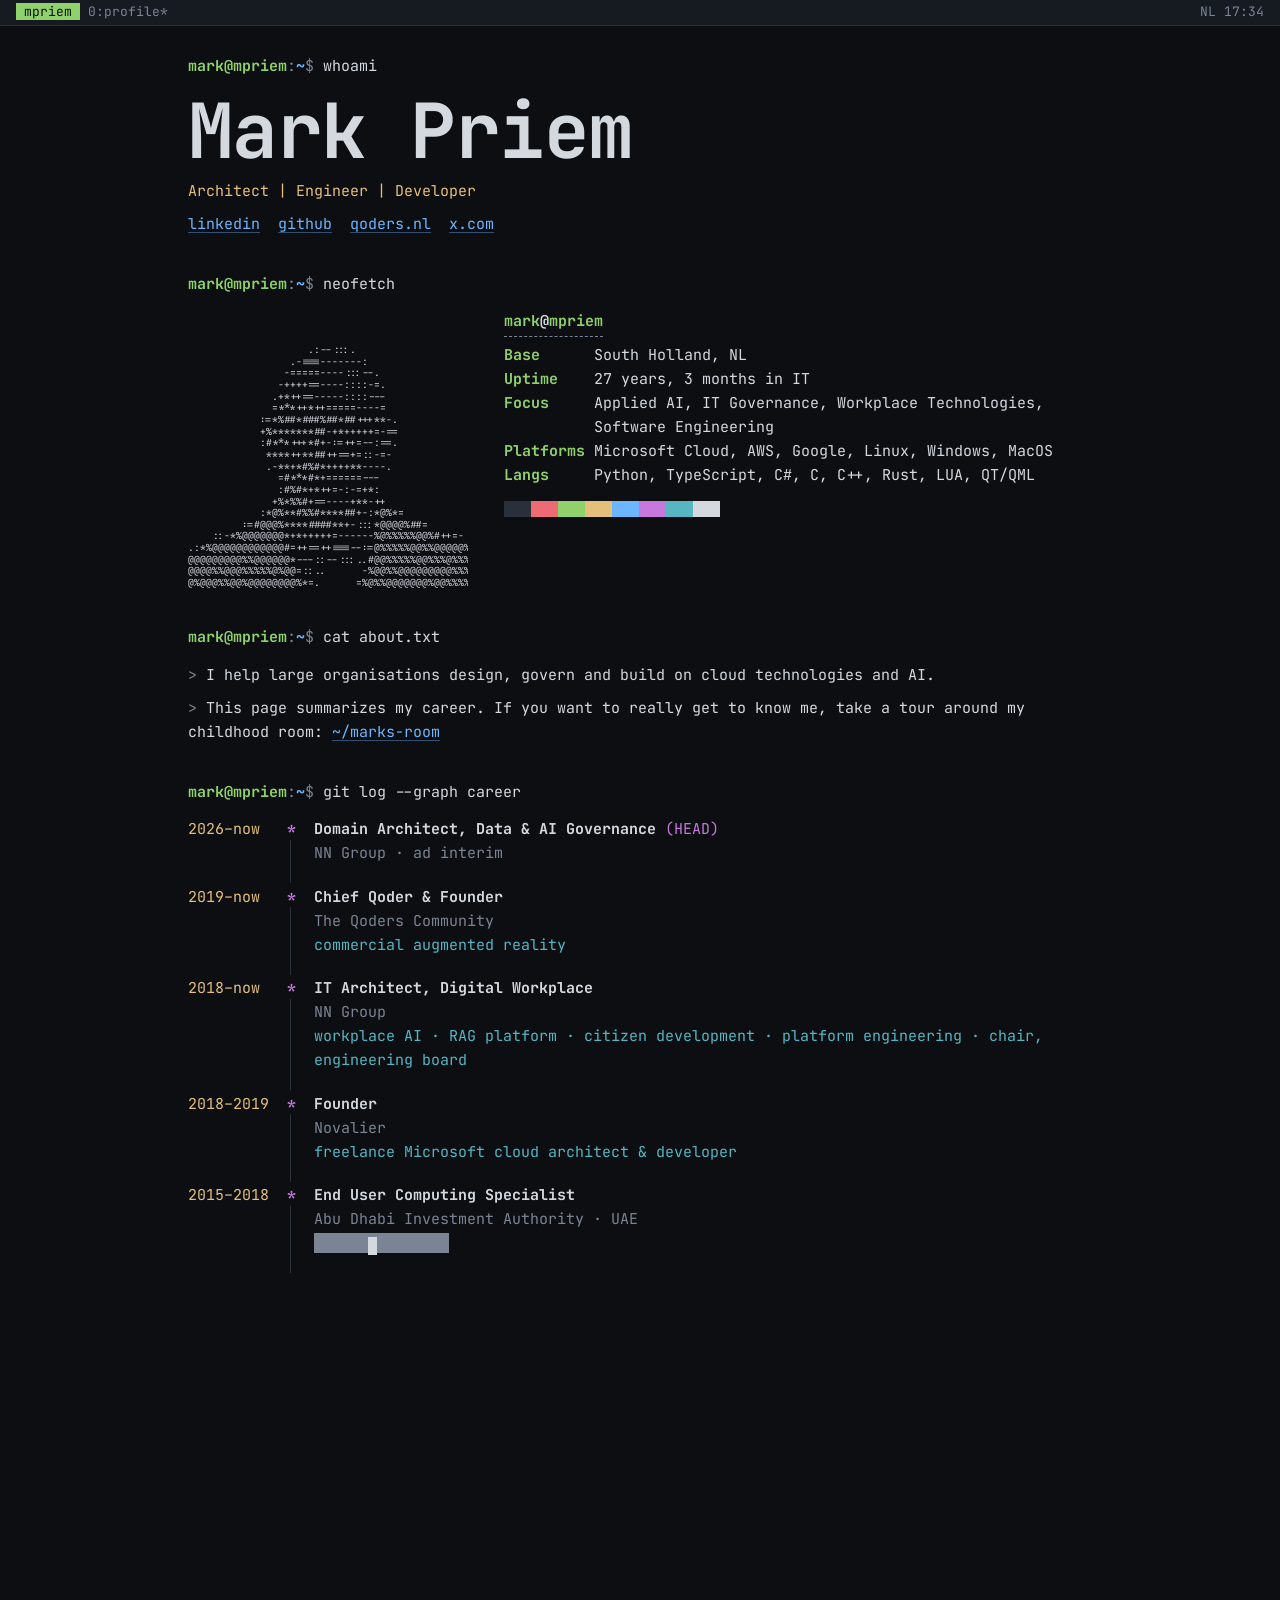
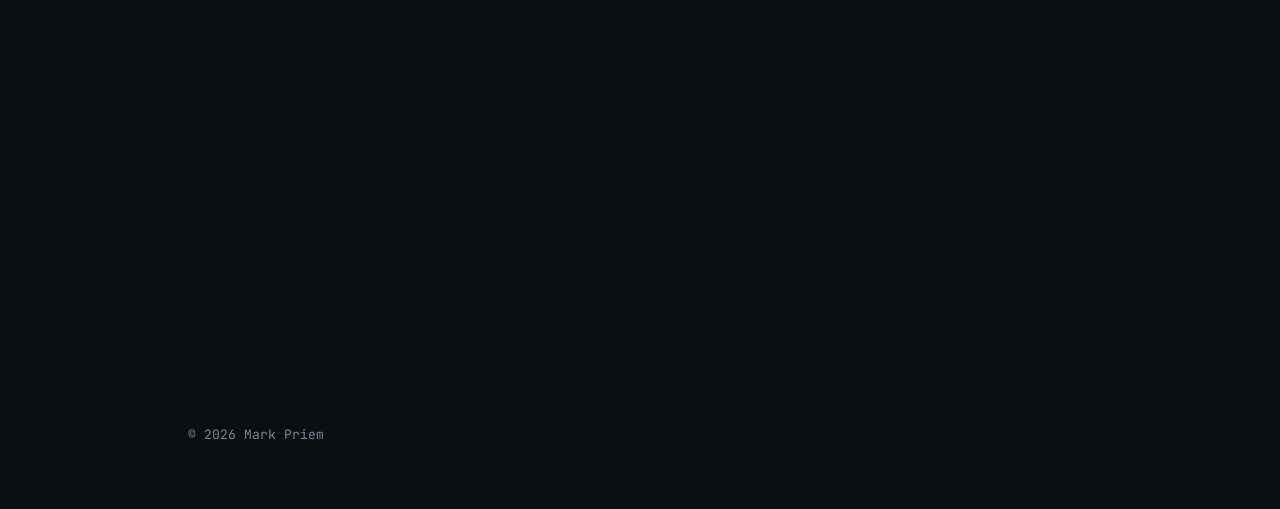
<file: index.html>
<!doctype html>
<html lang="en">
<head>
  <meta charset="utf-8">
  <meta name="viewport" content="width=device-width, initial-scale=1, viewport-fit=cover">
  <title>Mark Priem · Architect, Engineer, Developer</title>
  <meta name="description" content="Mark Priem: IT architect, engineer and developer in South Holland, the Netherlands. 25+ years in IT, Microsoft cloud, Data & AI governance at NN Group, founder of The Qoders Community.">
  <meta property="og:type" content="profile">
  <meta property="og:title" content="Mark Priem · Architect, Engineer, Developer">
  <meta property="og:description" content="25+ years in IT. Data & AI governance at NN Group, founder of The Qoders Community.">
  <meta property="og:image" content="https://mpriem.github.io/assets/mark-square.jpg">
  <meta name="theme-color" content="#0c0e12">
  <link rel="icon" href="data:image/svg+xml,%3Csvg xmlns='http://www.w3.org/2000/svg' viewBox='0 0 32 32'%3E%3Crect width='32' height='32' rx='6' fill='%230c0e12'/%3E%3Cpath d='M7 10l6 6-6 6' fill='none' stroke='%238fd16a' stroke-width='3' stroke-linecap='round' stroke-linejoin='round'/%3E%3Cpath d='M16 22h9' stroke='%23d4d9e0' stroke-width='3' stroke-linecap='round'/%3E%3C/svg%3E">
  <link rel="preconnect" href="https://fonts.googleapis.com">
  <link rel="preconnect" href="https://fonts.gstatic.com" crossorigin>
  <link rel="stylesheet" href="https://fonts.googleapis.com/css2?family=JetBrains+Mono:wght@400;700&display=swap">
  <link rel="stylesheet" href="css/style.css">
  <script src="js/main.js"></script>
</head>
<body>
  <header class="bar" aria-hidden="true">
    <span><b>mpriem</b> 0:profile*</span>
    <span>NL <span id="clock">--:--</span></span>
  </header>

  <main class="term">
    <section class="whoami">
      <p class="cmd" data-type="cmd"><span class="ps1"><span class="user">mark@mpriem</span><span class="sign">:</span><span class="path">~</span><span class="sign">$ </span></span>whoami</p>
      <div data-type="out">
        <h1>Mark Priem</h1>
        <p class="tagline">Architect | Engineer | Developer</p>
        <p class="links">
          <a href="https://www.linkedin.com/in/mpriem">linkedin</a>
          <a href="https://github.com/mpriem">github</a>
          <a href="https://www.qoders.nl">qoders.nl</a>
          <a href="https://x.com/markpriem">x.com</a>
        </p>
      </div>
    </section>

    <section>
      <p class="cmd" data-type="cmd"><span class="ps1"><span class="user">mark@mpriem</span><span class="sign">:</span><span class="path">~</span><span class="sign">$ </span></span>neofetch</p>
      <div class="fetch">
        <figure class="photo" data-type="lines">
<pre aria-hidden="true">



                    .:--:::.
                 .-===-------:
                -=====----:::--.
               -++++==----::::-=.
              .+*++==-----::::---
              =***++*++=====----=
            :=*%##*###%##*##+++**-.
            +%*******##-+*+++++=-==
            :#***+++*#+-:=++=--:==.
             ****++**##++==+=::-=-
             .-**+*#%#*++++**----.
               =#***#*+======---
               :#%#*+*++=-:-=+*:
              +%*%%#+==----+**-++
            :*@%**#%%#****##+-:*@%*=
         :=#@@@%****####**+-:::*@@@@%##=
    ::-*%@@@@@@@*+*+++++=------%@%%%%%@@%#++=-
.:*%@@@@@@@@@@@@#=++==++===--:=@%%%%%@@%%@@@@@%+
@@@@@@@@@%%@@@@@@*---::--:::..#@@%%%%%@@%%%@%%%%
@@@@%%@@@%%%%%@%@@=::..      -%@@%%@@@@@@@@@%%%%
@%@@@%%@@%@@@@@@@@%*=.      =%@%%@@@@@@@%@@%%%%%</pre>
          <img class="deco" src="assets/mark-square.jpg" alt="Mark Priem" width="640" height="640">
        </figure>
        <div data-type="out">
          <p class="host">mark<span>@</span>mpriem</p>
          <hr class="deco">
          <dl>
            <div><dt>Base</dt><dd>South Holland, NL</dd></div>
            <div><dt>Uptime</dt><dd id="uptime">25+ years in IT</dd></div>
            <div><dt>Focus</dt><dd>Applied AI, IT Governance, Workplace Technologies, Software Engineering</dd></div>
            <div><dt>Platforms</dt><dd>Microsoft Cloud, AWS, Google, Linux, Windows, MacOS</dd></div>
            <div><dt>Langs</dt><dd>Python, TypeScript, C#, C, C++, Rust, LUA, QT/QML</dd></div>
          </dl>
          <div class="swatches deco" aria-hidden="true">
            <i style="background: var(--rule)"></i><i style="background: var(--red)"></i><i style="background: var(--green)"></i><i style="background: var(--yellow)"></i><i style="background: var(--blue)"></i><i style="background: var(--magenta)"></i><i style="background: var(--cyan)"></i><i style="background: var(--fg)"></i>
          </div>
        </div>
      </div>
    </section>

    <section class="about">
      <p class="cmd" data-type="cmd"><span class="ps1"><span class="user">mark@mpriem</span><span class="sign">:</span><span class="path">~</span><span class="sign">$ </span></span>cat about.txt</p>
      <div data-type="out">
        <p>I help large organisations design, govern and build on cloud technologies and AI.</p>
        <p>This page summarizes my career. If you want to really get to know me, take a tour around my childhood room: <a href="marks-room/">~/marks-room</a></p>
      </div>
    </section>

    <section>
      <p class="cmd" data-type="cmd"><span class="ps1"><span class="user">mark@mpriem</span><span class="sign">:</span><span class="path">~</span><span class="sign">$ </span></span>git log --graph career</p>
      <h2 class="sr-only">Experience</h2>
      <ol class="log">
        <li data-type="out">
          <span class="when">2026–now</span><span class="rail" aria-hidden="true"></span>
          <div class="body">
            <h3>Domain Architect, Data &amp; AI Governance <span class="ref">(HEAD)</span></h3>
            <p class="org">NN Group · ad interim</p>
          </div>
        </li>
        <li data-type="out">
          <span class="when">2019–now</span><span class="rail" aria-hidden="true"></span>
          <div class="body">
            <h3>Chief Qoder &amp; Founder</h3>
            <p class="org">The Qoders Community</p>
            <p class="note">commercial augmented reality</p>
          </div>
        </li>
        <li data-type="out">
          <span class="when">2018–now</span><span class="rail" aria-hidden="true"></span>
          <div class="body">
            <h3>IT Architect, Digital Workplace</h3>
            <p class="org">NN Group</p>
            <p class="note">workplace AI · RAG platform · citizen development · platform engineering · chair, engineering board</p>
          </div>
        </li>
        <li data-type="out">
          <span class="when">2018–2019</span><span class="rail" aria-hidden="true"></span>
          <div class="body">
            <h3>Founder</h3>
            <p class="org">Novalier</p>
            <p class="note">freelance Microsoft cloud architect &amp; developer</p>
          </div>
        </li>
        <li data-type="out">
          <span class="when">2015–2018</span><span class="rail" aria-hidden="true"></span>
          <div class="body">
            <h3>End User Computing Specialist</h3>
            <p class="org">Abu Dhabi Investment Authority · UAE</p>
            <p class="redacted"><s>details details</s> per company policy</p>
          </div>
        </li>
        <li data-type="out">
          <span class="when">2012–2015</span><span class="rail" aria-hidden="true"></span>
          <div class="body">
            <h3>Senior Consultant, Productivity</h3>
            <p class="org">Microsoft</p>
          </div>
        </li>
        <li data-type="out">
          <span class="when">2008–2012</span><span class="rail" aria-hidden="true"></span>
          <div class="body">
            <h3>Senior Premier Field Engineer</h3>
            <p class="org">Microsoft</p>
            <p class="note">SharePoint</p>
          </div>
        </li>
        <li data-type="out">
          <span class="when">2006–2008</span><span class="rail" aria-hidden="true"></span>
          <div class="body">
            <h3>Infrastructure Specialist</h3>
            <p class="org">Logica</p>
            <p class="note">messaging</p>
          </div>
        </li>
        <li data-type="out">
          <span class="when">2002–2006</span><span class="rail" aria-hidden="true"></span>
          <div class="body">
            <h3>Engineer</h3>
            <p class="org">ING Nederland</p>
          </div>
        </li>
        <li data-type="out">
          <span class="when">2002–2006</span><span class="rail" aria-hidden="true"></span>
          <div class="body">
            <h3>BSc Information Technology <span class="ref">(tag: education)</span></h3>
            <p class="org">The Hague University of Applied Sciences</p>
          </div>
        </li>
        <li data-type="out">
          <span class="when">1999–2002</span><span class="rail" aria-hidden="true"></span>
          <div class="body">
            <h3>Systems &amp; Network Administrator <span class="ref">(initial commit)</span></h3>
            <p class="org">Yacht</p>
            <p class="note">NT4 · Windows 98</p>
          </div>
        </li>
      </ol>
    </section>

    <section>
      <p class="cmd" data-type="cmd"><span class="ps1"><span class="user">mark@mpriem</span><span class="sign">:</span><span class="path">~</span><span class="sign">$ </span></span>ls certifications/</p>
      <h2 class="sr-only">Education/Certifications</h2>
      <ul class="ls" data-type="out">
        <li>Togaf_9_Certified_Enterprise_Architect</li>
        <li>MCSM_SharePoint</li>
        <li>Azure_Certified_Solution_Developer</li>
        <li>MCSE_Productivity</li>
        <li>PowerPlatform_Functional_Consultant</li>
        <li>PowerPlatform_Fundamentals</li>
        <li>University_Bachelor_Information_Technology</li>
        <li><span class="dir">legacy/</span> <span class="dim">MCSE, MCITP, MCPD, SharePoint MCM, Exchange MCM, Network+, A+</span></li>
      </ul>
    </section>

    <section>
      <p class="cmd" data-type="cmd"><span class="ps1"><span class="user">mark@mpriem</span><span class="sign">:</span><span class="path">~</span><span class="sign">$ </span></span></p>
    </section>

    <p class="footer">© <span id="year">2026</span> Mark Priem</p>
  </main>
</body>
</html>
</file>
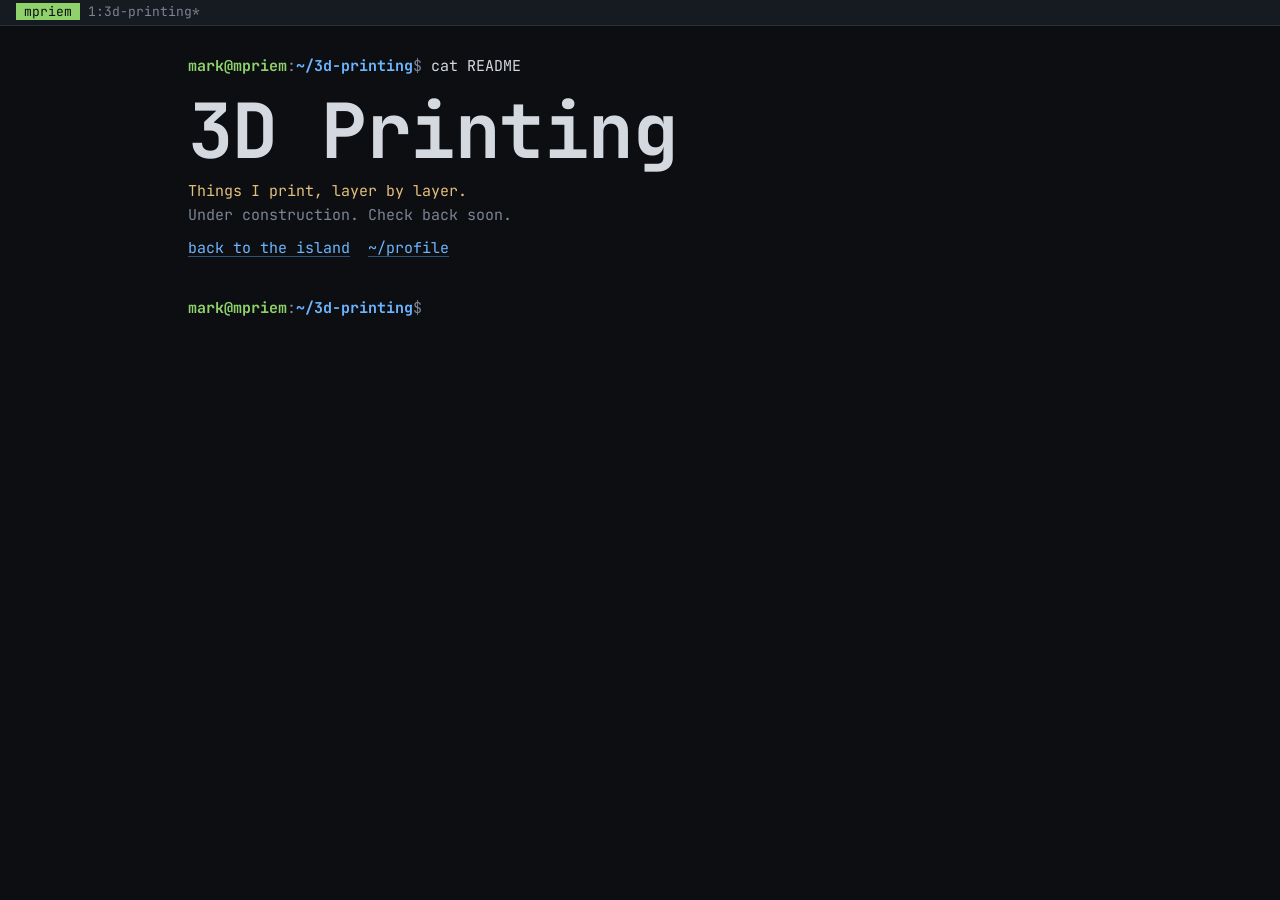
<file: 3d-printing/index.html>
<!doctype html>
<html lang="en">
<head>
  <meta charset="utf-8">
  <meta name="viewport" content="width=device-width, initial-scale=1, viewport-fit=cover">
  <title>3D Printing · Mark Priem</title>
  <meta name="description" content="Mark Priem on 3d printing. Things I print, layer by layer.">
  <meta name="theme-color" content="#0c0e12">
  <link rel="preconnect" href="https://fonts.googleapis.com">
  <link rel="preconnect" href="https://fonts.gstatic.com" crossorigin>
  <link rel="stylesheet" href="https://fonts.googleapis.com/css2?family=JetBrains+Mono:wght@400;700&display=swap">
  <link rel="stylesheet" href="../css/style.css">
</head>
<body>
  <header class="bar" aria-hidden="true">
    <span><b>mpriem</b> 1:3d-printing*</span>
  </header>

  <main class="term">
    <section class="whoami">
      <p class="cmd"><span class="ps1"><span class="user">mark@mpriem</span><span class="sign">:</span><span class="path">~/3d-printing</span><span class="sign">$ </span></span>cat README</p>
      <div>
        <h1>3D Printing</h1>
        <p class="tagline">Things I print, layer by layer.</p>
        <p class="dim">Under construction. Check back soon.</p>
        <p class="links">
          <a href="../marks-room/?island=3d-printing">back to the island</a>
          <a href="../">~/profile</a>
        </p>
      </div>
    </section>

    <section>
      <p class="cmd"><span class="ps1"><span class="user">mark@mpriem</span><span class="sign">:</span><span class="path">~/3d-printing</span><span class="sign">$ </span></span></p>
    </section>
  </main>
</body>
</html>
</file>
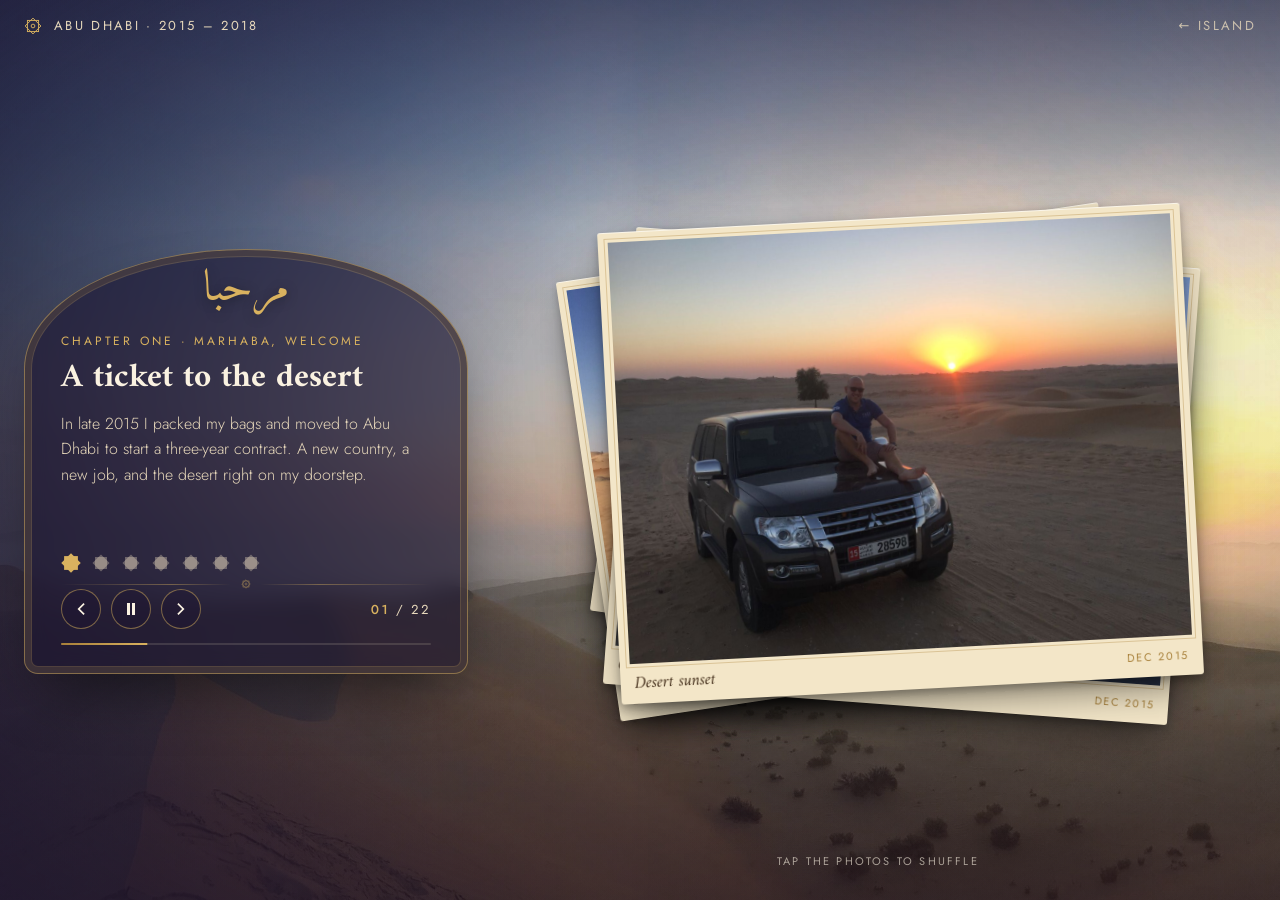
<file: abu-dhabi/index.html>
<!doctype html>
<html lang="en">
<head>
  <meta charset="utf-8">
  <meta name="viewport" content="width=device-width, initial-scale=1, viewport-fit=cover">
  <title>Abu Dhabi</title>
  <meta name="description" content="Three years in Abu Dhabi: the desert, the city, the water and the adventure of a lifetime. A photo story by Mark Priem.">
  <meta property="og:title" content="Abu Dhabi · Mark Priem">
  <meta property="og:description" content="Three years in Abu Dhabi: the adventure of a lifetime.">
  <meta property="og:image" content="https://mpriem.github.io/abu-dhabi/media/20151218_132926049_ios.jpg">
  <meta name="theme-color" content="#1c1530">
  <link rel="icon" href="data:image/svg+xml,%3Csvg xmlns='http://www.w3.org/2000/svg' viewBox='0 0 32 32'%3E%3Crect width='32' height='32' rx='6' fill='%231c1530'/%3E%3Cg fill='none' stroke='%23d9b25f' stroke-width='2.2'%3E%3Crect x='9' y='9' width='14' height='14'/%3E%3Crect x='9' y='9' width='14' height='14' transform='rotate(45 16 16)'/%3E%3C/g%3E%3C/svg%3E">
  <link rel="preconnect" href="https://fonts.googleapis.com">
  <link rel="preconnect" href="https://fonts.gstatic.com" crossorigin>
  <link rel="stylesheet" href="https://fonts.googleapis.com/css2?family=Amiri:ital,wght@0,400;0,700;1,400&family=Jost:wght@300;400;500&display=swap">
  <link rel="preload" as="image" href="media/desert-panorama.jpg">
  <link rel="stylesheet" href="css/style.css">
</head>
<body>
  <div class="desert" aria-hidden="true"><img src="media/desert-panorama.jpg" alt="" width="6297" height="1400"></div>

  <header>
    <span class="place">Abu Dhabi · 2015 – 2018</span>
    <a id="back" href="../marks-room/?island=abu-dhabi">&larr; island</a>
  </header>

  <section class="story" aria-live="polite">
    <div class="arabic" lang="ar" data-field="ar"></div>
    <p class="eyebrow" data-field="eyebrow"></p>
    <h1 data-field="title"></h1>
    <p class="text" data-field="text"></p>
    <nav class="chapters" id="chapters" aria-label="Chapters">
      <button type="button" aria-label="Chapter one: A ticket to the desert"></button>
      <button type="button" aria-label="Chapter two: The adventure of a lifetime"></button>
      <button type="button" aria-label="Chapter three: Working in the city"></button>
      <button type="button" aria-label="Chapter four: Life, lived outdoors"></button>
      <button type="button" aria-label="Chapter five: Boating and fishing"></button>
      <button type="button" aria-label="Chapter six: Never a dull weekend"></button>
      <button type="button" aria-label="Chapter seven: Thank you, Abu Dhabi"></button>
    </nav>
    <div class="controls">
      <button type="button" id="prev" aria-label="Previous photo"><svg viewBox="0 0 16 16"><path d="M10.5 2 4.5 8l6 6 1.2-1.2L6.9 8l4.8-4.8z"/></svg></button>
      <button type="button" id="pause" aria-label="Pause"><svg viewBox="0 0 16 16" id="pause-icon"><path d="M4 2h3v12H4zM9 2h3v12H9z"/></svg></button>
      <button type="button" id="next" aria-label="Next photo"><svg viewBox="0 0 16 16"><path d="M5.5 2 4.3 3.2 9.1 8l-4.8 4.8L5.5 14l6-6z"/></svg></button>
      <span class="count" id="count"></span>
    </div>
    <div class="progress" aria-hidden="true"><i id="bar"></i></div>
  </section>

  <main class="stage" id="stage" aria-roledescription="carousel" aria-label="Photos from Abu Dhabi">
    <p class="hint">Tap the photos to shuffle</p>
  </main>

  <script src="https://cdnjs.cloudflare.com/ajax/libs/gsap/3.12.5/gsap.min.js"></script>
  <script type="module" src="js/main.js"></script>
</body>
</html>
</file>
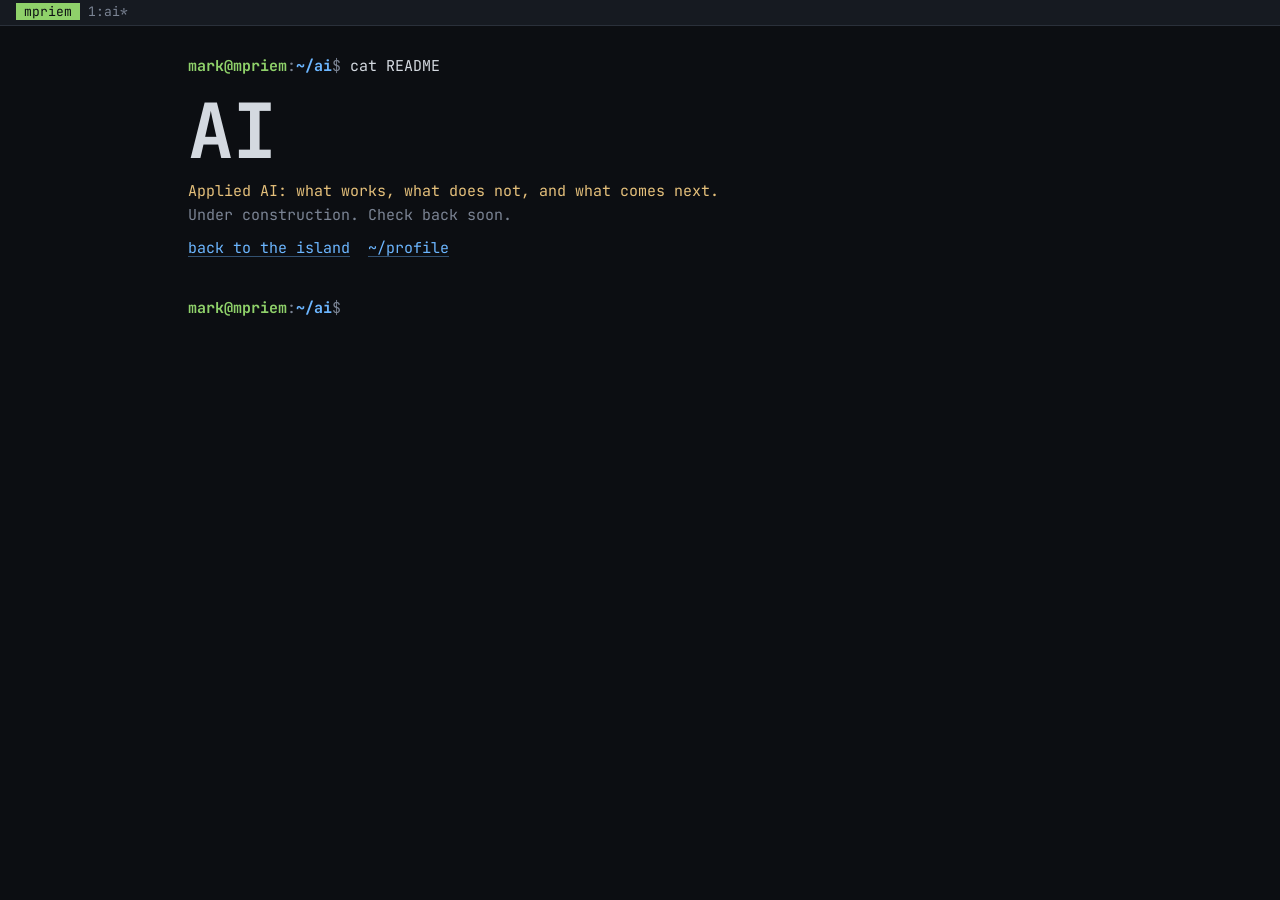
<file: ai/index.html>
<!doctype html>
<html lang="en">
<head>
  <meta charset="utf-8">
  <meta name="viewport" content="width=device-width, initial-scale=1, viewport-fit=cover">
  <title>AI · Mark Priem</title>
  <meta name="description" content="Mark Priem on ai. Applied AI: what works, what does not, and what comes next.">
  <meta name="theme-color" content="#0c0e12">
  <link rel="preconnect" href="https://fonts.googleapis.com">
  <link rel="preconnect" href="https://fonts.gstatic.com" crossorigin>
  <link rel="stylesheet" href="https://fonts.googleapis.com/css2?family=JetBrains+Mono:wght@400;700&display=swap">
  <link rel="stylesheet" href="../css/style.css">
</head>
<body>
  <header class="bar" aria-hidden="true">
    <span><b>mpriem</b> 1:ai*</span>
  </header>

  <main class="term">
    <section class="whoami">
      <p class="cmd"><span class="ps1"><span class="user">mark@mpriem</span><span class="sign">:</span><span class="path">~/ai</span><span class="sign">$ </span></span>cat README</p>
      <div>
        <h1>AI</h1>
        <p class="tagline">Applied AI: what works, what does not, and what comes next.</p>
        <p class="dim">Under construction. Check back soon.</p>
        <p class="links">
          <a href="../marks-room/?island=ai">back to the island</a>
          <a href="../">~/profile</a>
        </p>
      </div>
    </section>

    <section>
      <p class="cmd"><span class="ps1"><span class="user">mark@mpriem</span><span class="sign">:</span><span class="path">~/ai</span><span class="sign">$ </span></span></p>
    </section>
  </main>
</body>
</html>
</file>
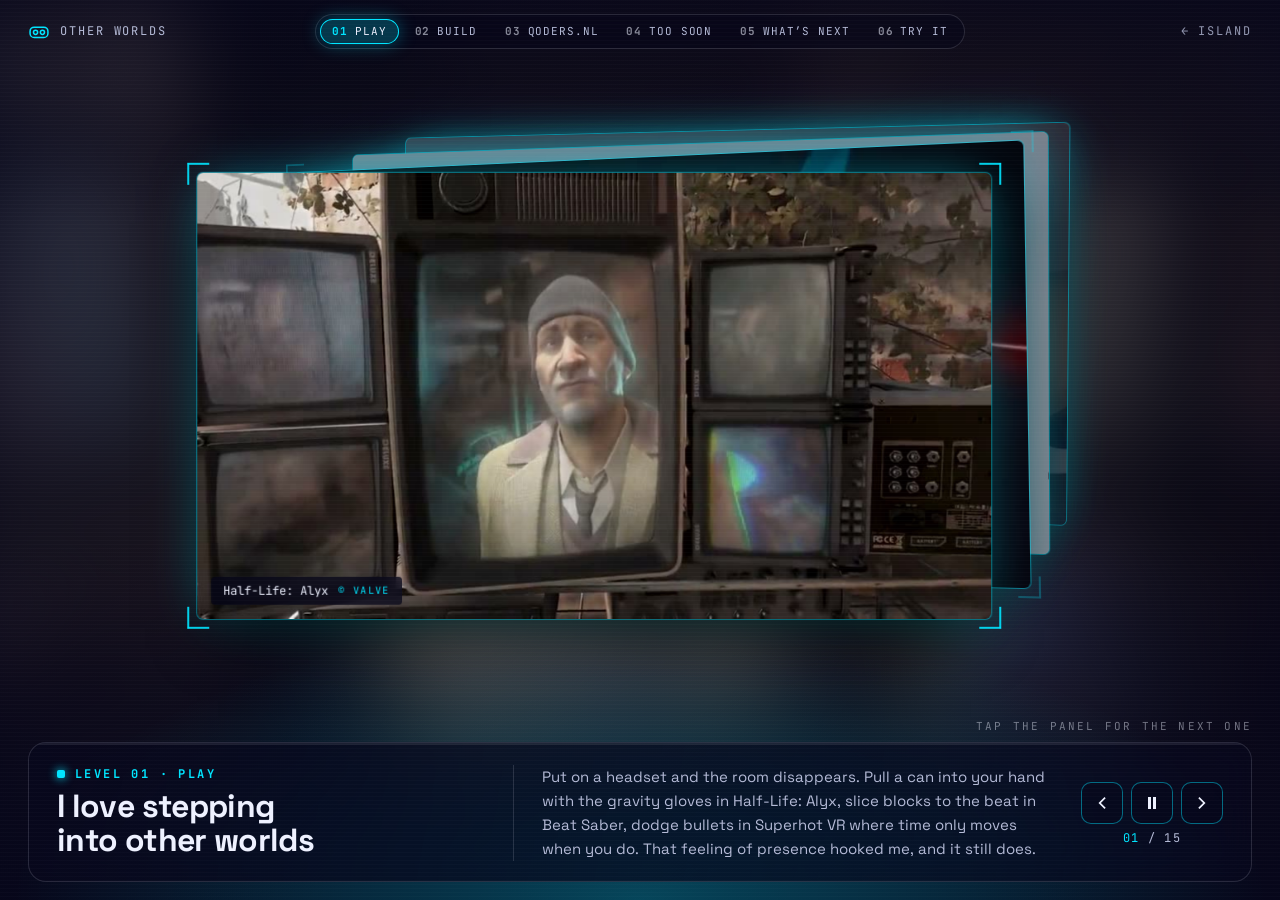
<file: ar-vr/index.html>
<!doctype html>
<html lang="en">
<head>
  <meta charset="utf-8">
  <meta name="viewport" content="width=device-width, initial-scale=1, viewport-fit=cover">
  <title>Other Worlds</title>
  <meta name="description" content="Mark Priem on loving AR and VR: Half-Life: Alyx, Beat Saber, Superhot VR, home-made AR and VR experiments, Qoders.nl, why the Metaverse came too soon and what AI changes, and a live hand and face tracking demo in your browser.">
  <meta property="og:title" content="Other Worlds · Mark Priem">
  <meta property="og:description" content="A story about AR and VR, ending with a live hand and face tracking demo in your browser.">
  <meta property="og:image" content="https://mpriem.github.io/ar-vr/media/me-beat-saber.jpg">
  <meta name="theme-color" content="#06061a">
  <link rel="icon" href="data:image/svg+xml,%3Csvg xmlns='http://www.w3.org/2000/svg' viewBox='0 0 32 32'%3E%3Crect width='32' height='32' rx='6' fill='%2306061a'/%3E%3Crect x='5' y='10' width='22' height='13' rx='5' fill='none' stroke='%2300e5ff' stroke-width='2.2'/%3E%3Ccircle cx='11.5' cy='16.5' r='2.6' fill='%23ff2bd6'/%3E%3Ccircle cx='20.5' cy='16.5' r='2.6' fill='%23ff2bd6'/%3E%3C/svg%3E">
  <link rel="preconnect" href="https://fonts.googleapis.com">
  <link rel="preconnect" href="https://fonts.gstatic.com" crossorigin>
  <link rel="stylesheet" href="https://fonts.googleapis.com/css2?family=JetBrains+Mono:wght@400;700&family=Space+Grotesk:wght@400;500;700&display=swap">
  <link rel="preload" as="image" href="media/alyx-combine.jpg">
  <link rel="stylesheet" href="css/style.css">
</head>
<body>
  <div class="world" aria-hidden="true"><img alt=""><img alt=""></div>
  <div class="floor" aria-hidden="true"></div>

  <header class="top">
    <span class="place"><svg viewBox="0 0 32 32" aria-hidden="true" fill="none" stroke="currentColor" stroke-width="2.2"><rect x="3" y="9" width="26" height="15" rx="6"/><circle cx="11" cy="16.5" r="3"/><circle cx="21" cy="16.5" r="3"/></svg>Other worlds</span>
    <nav class="levels" id="chapters" aria-label="Levels">
      <button type="button" aria-label="Level 1: Play"><b>01</b><span>Play</span></button>
      <button type="button" aria-label="Level 2: Build"><b>02</b><span>Build</span></button>
      <button type="button" aria-label="Level 3: Qoders.nl"><b>03</b><span>Qoders.nl</span></button>
      <button type="button" aria-label="Level 4: Too soon"><b>04</b><span>Too soon</span></button>
      <button type="button" aria-label="Level 5: What’s next"><b>05</b><span>What’s next</span></button>
      <button type="button" aria-label="Level 6: Try it"><b>06</b><span>Try it</span></button>
    </nav>
    <a class="home" id="back" href="../marks-room/?island=ar-vr">&larr; island</a>
  </header>

  <main class="stage" id="stage" aria-roledescription="carousel" aria-label="Footage and demos about AR and VR">
    <p class="hint">Tap the panel for the next one</p>
  </main>

  <section class="story" aria-live="polite">
    <div class="progress" aria-hidden="true"><i id="bar"></i></div>
    <div class="heading">
      <p class="eyebrow" data-field="eyebrow"></p>
      <h1 data-field="title"></h1>
    </div>
    <p class="text" data-field="text"></p>
    <div class="controls">
      <button type="button" id="prev" aria-label="Previous panel"><svg viewBox="0 0 16 16"><path d="M10.5 2 4.5 8l6 6 1.2-1.2L6.9 8l4.8-4.8z"/></svg></button>
      <button type="button" id="pause" aria-label="Pause"><svg viewBox="0 0 16 16" id="pause-icon"><path d="M4 2h3v12H4zM9 2h3v12H9z"/></svg></button>
      <button type="button" id="next" aria-label="Next panel"><svg viewBox="0 0 16 16"><path d="M5.5 2 4.3 3.2 9.1 8l-4.8 4.8L5.5 14l6-6z"/></svg></button>
      <span class="count" id="count"></span>
    </div>
  </section>

  <!-- HTML panels. Their contents are sized in cqw, so they scale with the panel. -->
  <template id="tpl-qoders">
    <div class="qoders-card">
      <img src="media/qoders-logo.png" alt="The Qoders Community logo" width="843" height="743">
      <div><b>The Qoders Community</b><span>qoders.nl · AR, VR and AI for organisations</span></div>
    </div>
  </template>
  <template id="tpl-hunt">
    <div class="idea-card">
      <div class="phone"><div class="screen park">
        <div class="tree" style="left:6%;top:30%;width:36%"></div>
        <div class="tree" style="right:2%;top:25%;width:44%"></div>
        <div class="gem"></div>
        <div class="tag" style="left:8%;top:12%">Clue 3 / 7<small>look under the old oak</small></div>
        <div class="scan"></div>
      </div></div>
      <div><b>Digital treasure hunts</b><span>Clues hidden in the real world, revealed through your phone camera. For team events, city tours and anyone who likes a puzzle.</span></div>
    </div>
  </template>
  <template id="tpl-onboarding">
    <div class="idea-card">
      <div class="phone"><div class="screen office">
        <div class="window" style="left:10%;top:10%;width:36%;height:26%"></div>
        <div class="window" style="left:54%;top:10%;width:36%;height:26%"></div>
        <div class="desk" style="left:8%;top:64%;width:50%;height:6%"></div>
        <div class="desk" style="left:62%;top:52%;width:24%;height:18%;background:#3b3b40"></div>
        <div class="tag" style="left:6%;top:42%">☕ Coffee corner<small>stand-up at 9:30</small></div>
        <div class="tag" style="left:10%;top:76%">Welcome aboard!<small>tap to start the tour</small></div>
        <div class="scan"></div>
      </div></div>
      <div><b>Employee onboarding</b><span>Point your phone at the office and new colleagues see the story behind every room, team and coffee machine.</span></div>
    </div>
  </template>
  <template id="tpl-install">
    <div class="install-card" data-to="72" data-busy="installing" data-done="paused · too soon">
      <header><i></i><i></i><i></i><span>installing metaverse_2022</span></header>
      <div class="body">
        <ul>
          <li class="ok">✓ 3D engines</li>
          <li class="ok">✓ hand &amp; face tracking</li>
          <li class="ok">✓ ideas &amp; prototypes</li>
          <li class="wait">… light, affordable hardware</li>
          <li class="wait">… a reason to use it every day</li>
          <li class="no">✕ metaverse hype → real value</li>
        </ul>
        <div class="bar"><b></b></div>
        <div class="status"><span class="pct"></span><b class="state"></b></div>
      </div>
    </div>
  </template>
  <template id="tpl-resume">
    <div class="install-card resume" data-from="72" data-to="96" data-busy="resuming" data-done="coming back · soon">
      <header><i></i><i></i><i></i><span>resuming reality_v3</span></header>
      <div class="body">
        <ul>
          <li class="ok">✓ AI that sees and understands your world</li>
          <li class="ok">✓ AI that builds 3D scenes on request</li>
          <li class="ok">✓ chips that sip power</li>
          <li class="wait">… lighter wearables, slowly arriving</li>
          <li class="wait">… AI-powered apps and virtual worlds</li>
        </ul>
        <div class="bar"><b></b></div>
        <div class="status"><span class="pct"></span><b class="state"></b></div>
      </div>
    </div>
  </template>
  <template id="tpl-demo">
    <div class="demo-card">
      <video playsinline muted></video>
      <canvas aria-label="Camera view with hand and face tracking"></canvas>
      <div class="hud" hidden><span>face <b class="h-face">–</b> · hands <b class="h-hands">0</b></span><span>score <b class="h-score">0</b></span></div>
      <button type="button" class="stop" hidden>stop camera</button>
      <div class="idle">
        <svg viewBox="0 0 64 64" aria-hidden="true" fill="none" stroke="currentColor" stroke-width="2.5" stroke-linecap="round" stroke-linejoin="round">
          <path d="M8 20V12a4 4 0 0 1 4-4h8M44 8h8a4 4 0 0 1 4 4v8M56 44v8a4 4 0 0 1-4 4h-8M20 56h-8a4 4 0 0 1-4-4v-8"/>
          <circle cx="32" cy="30" r="10"/><path d="M20 50c3-6 7-8 12-8s9 2 12 8"/>
        </svg>
        <button type="button" class="start">Start the camera</button>
        <p class="msg">Runs entirely in your browser. No video leaves your device.</p>
      </div>
    </div>
  </template>

  <script src="https://cdnjs.cloudflare.com/ajax/libs/gsap/3.12.5/gsap.min.js"></script>
  <script type="module" src="js/main.js"></script>
</body>
</html>
</file>
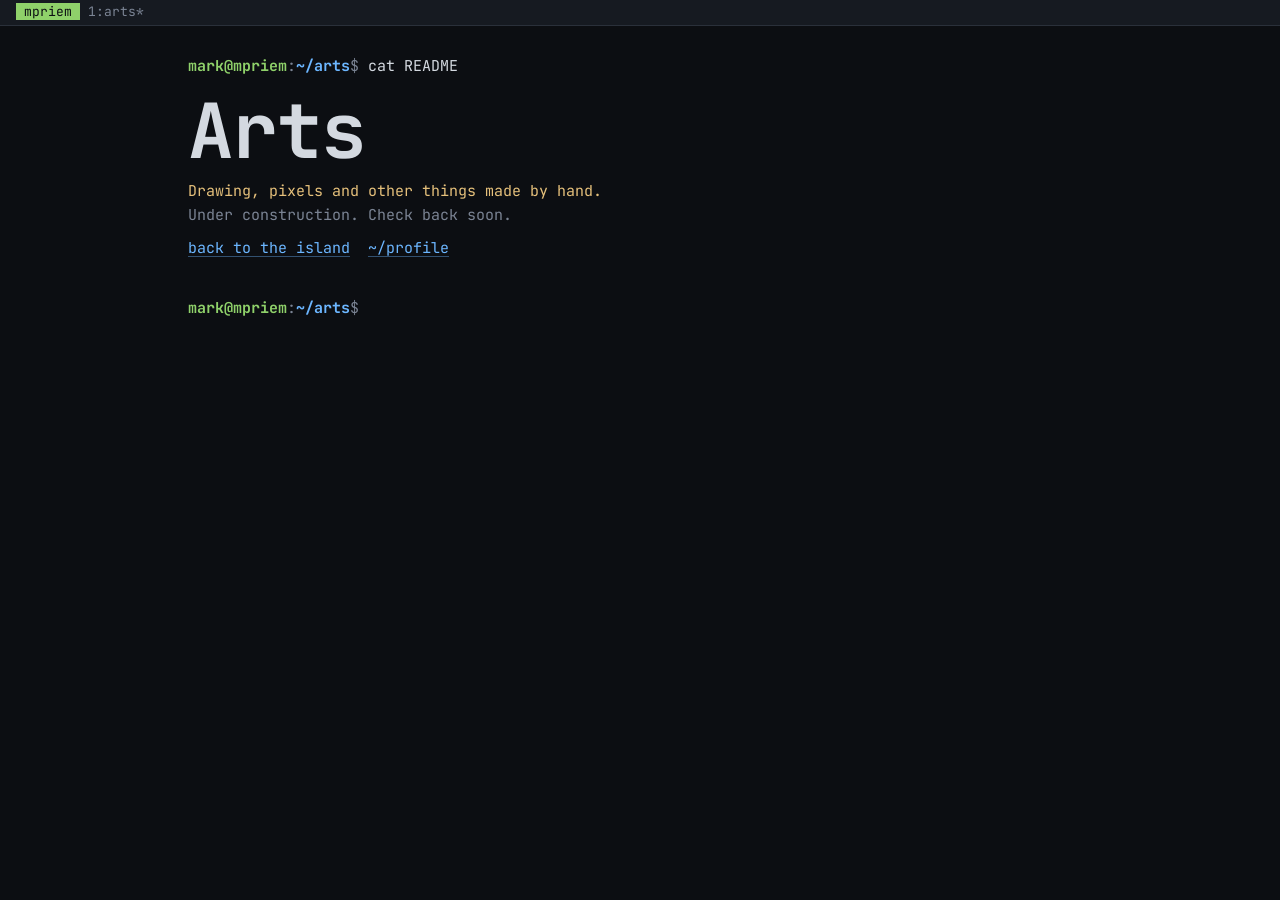
<file: arts/index.html>
<!doctype html>
<html lang="en">
<head>
  <meta charset="utf-8">
  <meta name="viewport" content="width=device-width, initial-scale=1, viewport-fit=cover">
  <title>Arts · Mark Priem</title>
  <meta name="description" content="Mark Priem on arts. Drawing, pixels and other things made by hand.">
  <meta name="theme-color" content="#0c0e12">
  <link rel="preconnect" href="https://fonts.googleapis.com">
  <link rel="preconnect" href="https://fonts.gstatic.com" crossorigin>
  <link rel="stylesheet" href="https://fonts.googleapis.com/css2?family=JetBrains+Mono:wght@400;700&display=swap">
  <link rel="stylesheet" href="../css/style.css">
</head>
<body>
  <header class="bar" aria-hidden="true">
    <span><b>mpriem</b> 1:arts*</span>
  </header>

  <main class="term">
    <section class="whoami">
      <p class="cmd"><span class="ps1"><span class="user">mark@mpriem</span><span class="sign">:</span><span class="path">~/arts</span><span class="sign">$ </span></span>cat README</p>
      <div>
        <h1>Arts</h1>
        <p class="tagline">Drawing, pixels and other things made by hand.</p>
        <p class="dim">Under construction. Check back soon.</p>
        <p class="links">
          <a href="../marks-room/?island=arts">back to the island</a>
          <a href="../">~/profile</a>
        </p>
      </div>
    </section>

    <section>
      <p class="cmd"><span class="ps1"><span class="user">mark@mpriem</span><span class="sign">:</span><span class="path">~/arts</span><span class="sign">$ </span></span></p>
    </section>
  </main>
</body>
</html>
</file>
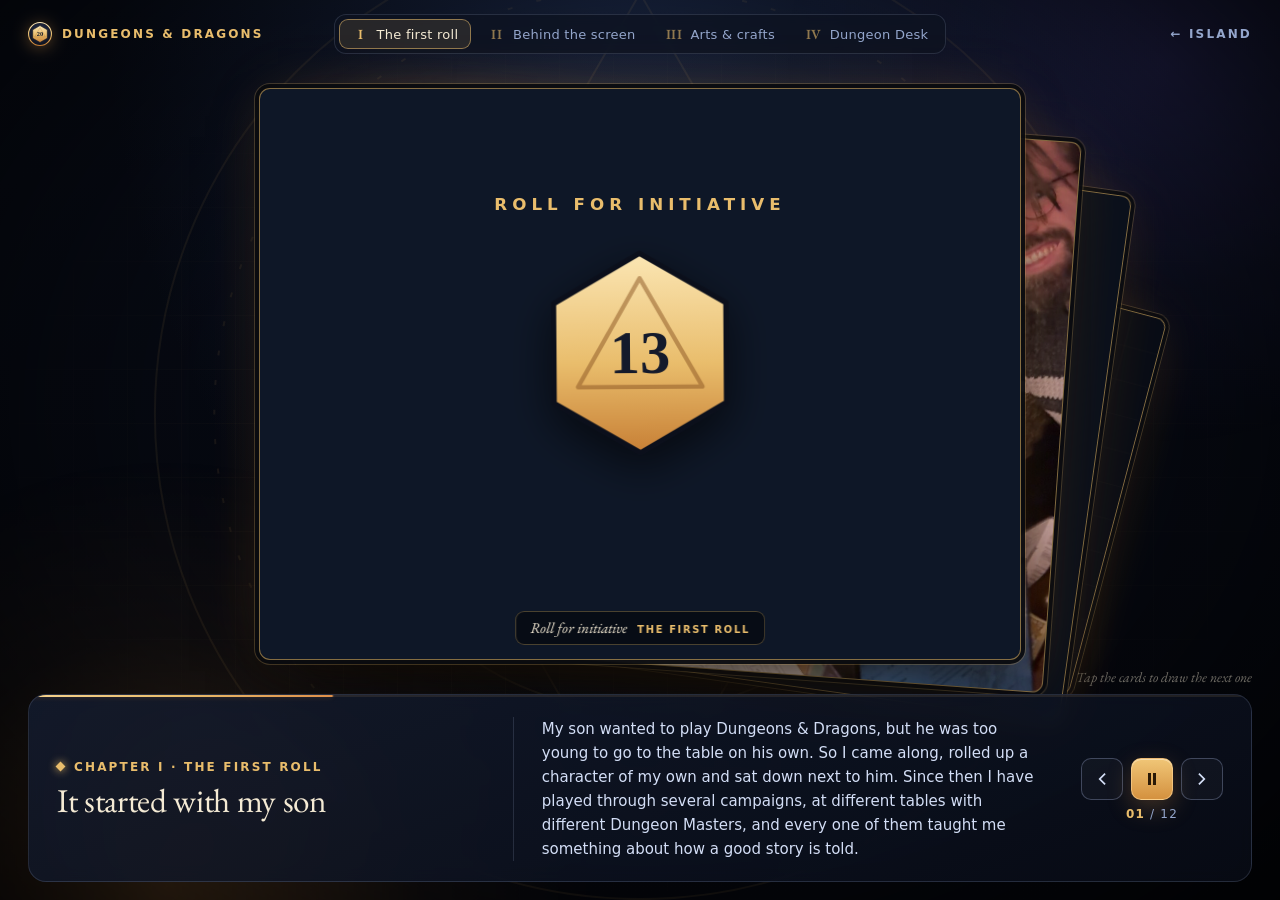
<file: dnd/index.html>
<!doctype html>
<html lang="en">
<head>
  <meta charset="utf-8">
  <meta name="viewport" content="width=device-width, initial-scale=1, viewport-fit=cover">
  <title>Dungeons &amp; Dragons</title>
  <meta name="description" content="Mark Priem on Dungeons &amp; Dragons: starting out at the table with his son, playing several campaigns, running his own Candlekeep campaign, printing and painting terrain and miniatures, and building his own virtual tabletop, Dungeon Desk.">
  <meta property="og:title" content="Dungeons &amp; Dragons · Mark Priem">
  <meta property="og:description" content="A story about D&amp;D: storytelling, worldbuilding, arts and crafts, and a home-made virtual tabletop.">
  <meta property="og:image" content="https://mpriem.github.io/dnd/media/dungeon-desk-logo.png">
  <meta name="theme-color" content="#05070d">
  <link rel="icon" href="media/d20.svg" type="image/svg+xml">
  <link rel="preconnect" href="https://fonts.googleapis.com">
  <link rel="preconnect" href="https://fonts.gstatic.com" crossorigin>
  <link rel="stylesheet" href="https://fonts.googleapis.com/css2?family=EB+Garamond:ital,wght@0,400;0,600;1,400&display=swap">
  <link rel="stylesheet" href="css/style.css">
</head>
<body>
  <!-- The Dungeon Desk idle stage: candlelight, arcane glow, a slowly turning rune circle and rising embers. -->
  <div class="backdrop" aria-hidden="true">
    <div class="glow candle"></div>
    <div class="glow arcane"></div>
    <div class="graticule"></div>
    <svg class="runes" viewBox="0 0 400 400">
      <circle cx="200" cy="200" r="196"/>
      <circle cx="200" cy="200" r="172" stroke-dasharray="2 10"/>
      <circle cx="200" cy="200" r="120"/>
      <polygon points="200,30 347,285 53,285"/>
      <polygon points="200,370 53,115 347,115"/>
    </svg>
    <div class="embers" id="embers"></div>
    <div class="vignette"></div>
  </div>

  <header class="top">
    <span class="place"><img src="media/d20.svg" alt="" width="24" height="24">Dungeons &amp; Dragons</span>
    <nav class="chapters" id="chapters" aria-label="Chapters">
      <button type="button" aria-label="Chapter one: It started with my son"><b>I</b><span>The first roll</span></button>
      <button type="button" aria-label="Chapter two: Now I run my own table"><b>II</b><span>Behind the screen</span></button>
      <button type="button" aria-label="Chapter three: Printed, painted, put on the table"><b>III</b><span>Arts &amp; crafts</span></button>
      <button type="button" aria-label="Chapter four: Dungeon Desk"><b>IV</b><span>Dungeon Desk</span></button>
    </nav>
    <a class="home" id="back" href="../marks-room/?island=dnd">&larr; island</a>
  </header>

  <main class="stage" id="stage" aria-roledescription="carousel" aria-label="Pictures and panels about Dungeons &amp; Dragons">
    <p class="hint">Tap the cards to draw the next one</p>
  </main>

  <section class="story" aria-live="polite">
    <div class="progress" aria-hidden="true"><i id="bar"></i></div>
    <div class="heading">
      <p class="eyebrow" data-field="eyebrow"></p>
      <h1 data-field="title"></h1>
    </div>
    <p class="text" data-field="text"></p>
    <div class="controls">
      <button type="button" id="prev" aria-label="Previous card"><svg viewBox="0 0 16 16"><path d="M10.5 2 4.5 8l6 6 1.2-1.2L6.9 8l4.8-4.8z"/></svg></button>
      <button type="button" id="pause" aria-label="Pause"><svg viewBox="0 0 16 16" id="pause-icon"><path d="M4 2h3v12H4zM9 2h3v12H9z"/></svg></button>
      <button type="button" id="next" aria-label="Next card"><svg viewBox="0 0 16 16"><path d="M5.5 2 4.3 3.2 9.1 8l-4.8 4.8L5.5 14l6-6z"/></svg></button>
      <span class="count" id="count"></span>
    </div>
  </section>

  <!-- HTML panels. Their contents are sized in cqw, so they scale with the card. -->
  <template id="tpl-roll">
    <div class="roll-card">
      <p class="label">Roll for initiative</p>
      <svg class="d20" viewBox="0 0 64 64" aria-hidden="true">
        <defs>
          <linearGradient id="d20-gold" x1="0" y1="0" x2="0" y2="1">
            <stop offset="0" stop-color="#fbe6b4"/><stop offset=".55" stop-color="#e9bd6c"/><stop offset="1" stop-color="#c77f35"/>
          </linearGradient>
        </defs>
        <polygon points="32,4 56.2,18 56.2,46 32,60 7.8,46 7.8,18" fill="url(#d20-gold)" stroke="#0b0f1b" stroke-width="1.5" stroke-linejoin="round"/>
        <polygon points="32,11 49.5,41.5 14.5,41.5" fill="none" stroke="#8a5523" stroke-opacity=".5" stroke-width="1.2" stroke-linejoin="round"/>
        <text class="face" x="32" y="37.5" text-anchor="middle">20</text>
      </svg>
      <p class="result">Natural 20!</p>
    </div>
  </template>
  <template id="tpl-candlekeep">
    <div class="keep-card">
      <svg class="candle" viewBox="0 0 60 120" aria-hidden="true">
        <defs>
          <radialGradient id="flame" cx="50%" cy="70%" r="60%">
            <stop offset="0" stop-color="#fff6d8"/><stop offset=".45" stop-color="#ffcf6a"/><stop offset="1" stop-color="#e2733a" stop-opacity="0"/>
          </radialGradient>
        </defs>
        <ellipse class="flame" cx="30" cy="26" rx="10" ry="22" fill="url(#flame)"/>
        <path d="M30 44v8" stroke="#2a1906" stroke-width="2"/>
        <path d="M17 52h26v58H17z" fill="#efe1c0"/>
        <path d="M17 52h26v6c-6 4-8 0-13 3s-8-2-13 0z" fill="#fbf3df"/>
        <path d="M8 110h44v6H8z" fill="#8a5523"/>
      </svg>
      <div>
        <small>A campaign of my own · D&amp;D 2024</small>
        <b>Het mysterie van Candlekeep</b>
        <ul>
          <li><i>Lucius</i> the silver tongue</li>
          <li><i>Torrin</i> the laughing dwarf</li>
          <li><i>Gildance</i> the preacher</li>
          <li><i>Flint</i> who keeps to himself</li>
        </ul>
        <span>candlekeep.boomdock.nl</span>
      </div>
    </div>
  </template>
  <template id="tpl-map">
    <div class="map-card">
      <svg viewBox="0 0 640 360" aria-hidden="true">
        <g class="coast">
          <path d="M70 40c30 40 10 80 40 110s20 70 60 90 30 60 80 90"/>
          <path d="M470 60c-30 20-60 10-80 40s10 60-20 90 10 50 40 70"/>
        </g>
        <path class="route" d="M140 290C190 250 220 200 280 190S380 160 420 120"/>
        <g class="marks">
          <g class="mark" transform="translate(140 290)"><circle r="6"/><text x="12" y="20">Baldur’s Gate</text></g>
          <g class="mark" transform="translate(280 190)"><circle r="5"/><text x="-60" y="-14">the road</text></g>
          <g class="mark keep" transform="translate(420 120)"><path d="M-10 10V-8l5-6 5 6 5-6 5 6v18z"/><text x="16" y="4">Candlekeep</text></g>
          <g class="mark" transform="translate(540 300)"><text text-anchor="middle" class="dragons">Here be dragons</text></g>
        </g>
        <g class="rose" transform="translate(560 80)">
          <circle r="34"/><circle r="26" stroke-dasharray="2 6"/>
          <polygon points="0,-40 6,0 0,6 -6,0" class="lit"/><polygon points="0,40 6,0 0,-6 -6,0"/>
          <polygon points="-40,0 0,6 6,0 0,-6"/><polygon points="40,0 0,6 -6,0 0,-6"/>
        </g>
      </svg>
    </div>
  </template>
  <template id="tpl-desk">
    <div class="desk-card">
      <div class="medallion">
        <span class="halo"></span>
        <span class="orbit"></span>
        <img src="media/dungeon-desk-logo.png" alt="The Dungeon Desk logo" width="596" height="596">
      </div>
      <span class="word">Dungeon Desk</span>
      <span class="divider"><i></i><b></b><i></i></span>
      <p class="line">Gather round the table</p>
    </div>
  </template>

  <script src="https://cdnjs.cloudflare.com/ajax/libs/gsap/3.12.5/gsap.min.js"></script>
  <script type="module" src="js/main.js"></script>
</body>
</html>
</file>
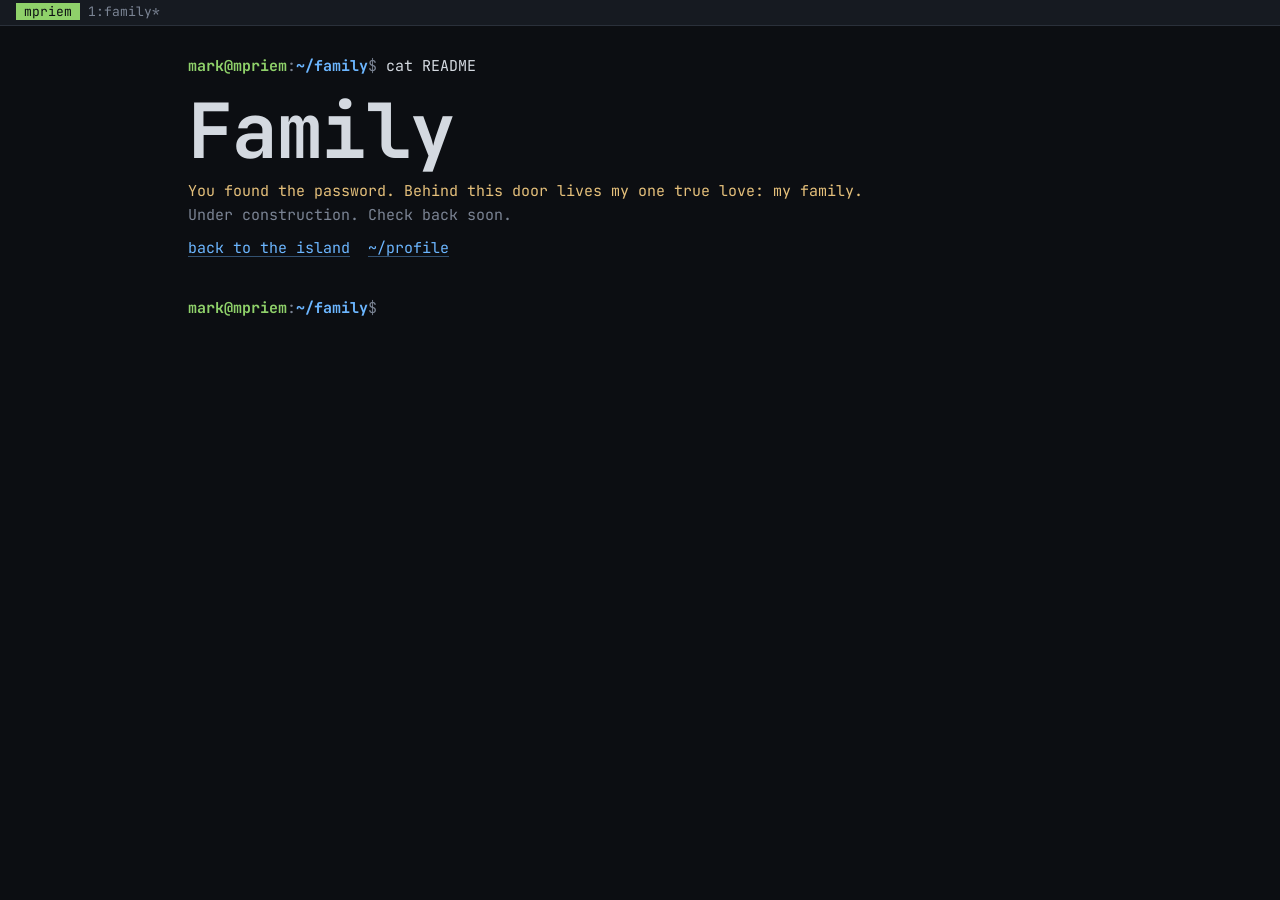
<file: family/index.html>
<!doctype html>
<html lang="en">
<head>
  <meta charset="utf-8">
  <meta name="viewport" content="width=device-width, initial-scale=1, viewport-fit=cover">
  <title>Family · Mark Priem</title>
  <meta name="description" content="Mark Priem: behind the locked castle door lives his one true love, his family.">
  <meta name="theme-color" content="#0c0e12">
  <link rel="preconnect" href="https://fonts.googleapis.com">
  <link rel="preconnect" href="https://fonts.gstatic.com" crossorigin>
  <link rel="stylesheet" href="https://fonts.googleapis.com/css2?family=JetBrains+Mono:wght@400;700&display=swap">
  <link rel="stylesheet" href="../css/style.css">
</head>
<body>
  <header class="bar" aria-hidden="true">
    <span><b>mpriem</b> 1:family*</span>
  </header>

  <main class="term">
    <section class="whoami">
      <p class="cmd"><span class="ps1"><span class="user">mark@mpriem</span><span class="sign">:</span><span class="path">~/family</span><span class="sign">$ </span></span>cat README</p>
      <div>
        <h1>Family</h1>
        <p class="tagline">You found the password. Behind this door lives my one true love: my family.</p>
        <p class="dim">Under construction. Check back soon.</p>
        <p class="links">
          <a href="../marks-room/?island=family">back to the island</a>
          <a href="../">~/profile</a>
        </p>
      </div>
    </section>

    <section>
      <p class="cmd"><span class="ps1"><span class="user">mark@mpriem</span><span class="sign">:</span><span class="path">~/family</span><span class="sign">$ </span></span></p>
    </section>
  </main>
</body>
</html>
</file>
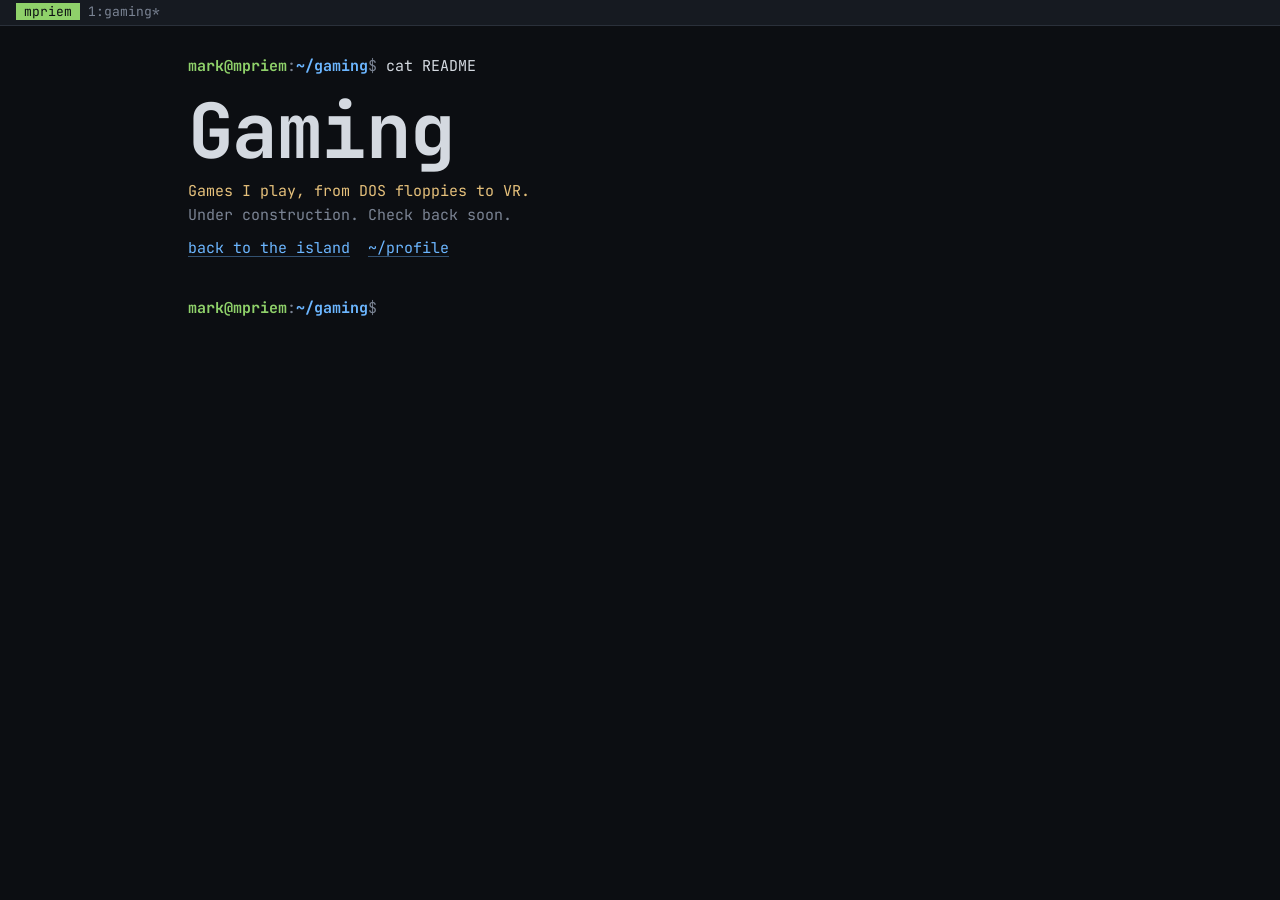
<file: gaming/index.html>
<!doctype html>
<html lang="en">
<head>
  <meta charset="utf-8">
  <meta name="viewport" content="width=device-width, initial-scale=1, viewport-fit=cover">
  <title>Gaming · Mark Priem</title>
  <meta name="description" content="Mark Priem on gaming. Games I play, from DOS floppies to VR.">
  <meta name="theme-color" content="#0c0e12">
  <link rel="preconnect" href="https://fonts.googleapis.com">
  <link rel="preconnect" href="https://fonts.gstatic.com" crossorigin>
  <link rel="stylesheet" href="https://fonts.googleapis.com/css2?family=JetBrains+Mono:wght@400;700&display=swap">
  <link rel="stylesheet" href="../css/style.css">
</head>
<body>
  <header class="bar" aria-hidden="true">
    <span><b>mpriem</b> 1:gaming*</span>
  </header>

  <main class="term">
    <section class="whoami">
      <p class="cmd"><span class="ps1"><span class="user">mark@mpriem</span><span class="sign">:</span><span class="path">~/gaming</span><span class="sign">$ </span></span>cat README</p>
      <div>
        <h1>Gaming</h1>
        <p class="tagline">Games I play, from DOS floppies to VR.</p>
        <p class="dim">Under construction. Check back soon.</p>
        <p class="links">
          <a href="../marks-room/?island=gaming">back to the island</a>
          <a href="../">~/profile</a>
        </p>
      </div>
    </section>

    <section>
      <p class="cmd"><span class="ps1"><span class="user">mark@mpriem</span><span class="sign">:</span><span class="path">~/gaming</span><span class="sign">$ </span></span></p>
    </section>
  </main>
</body>
</html>
</file>
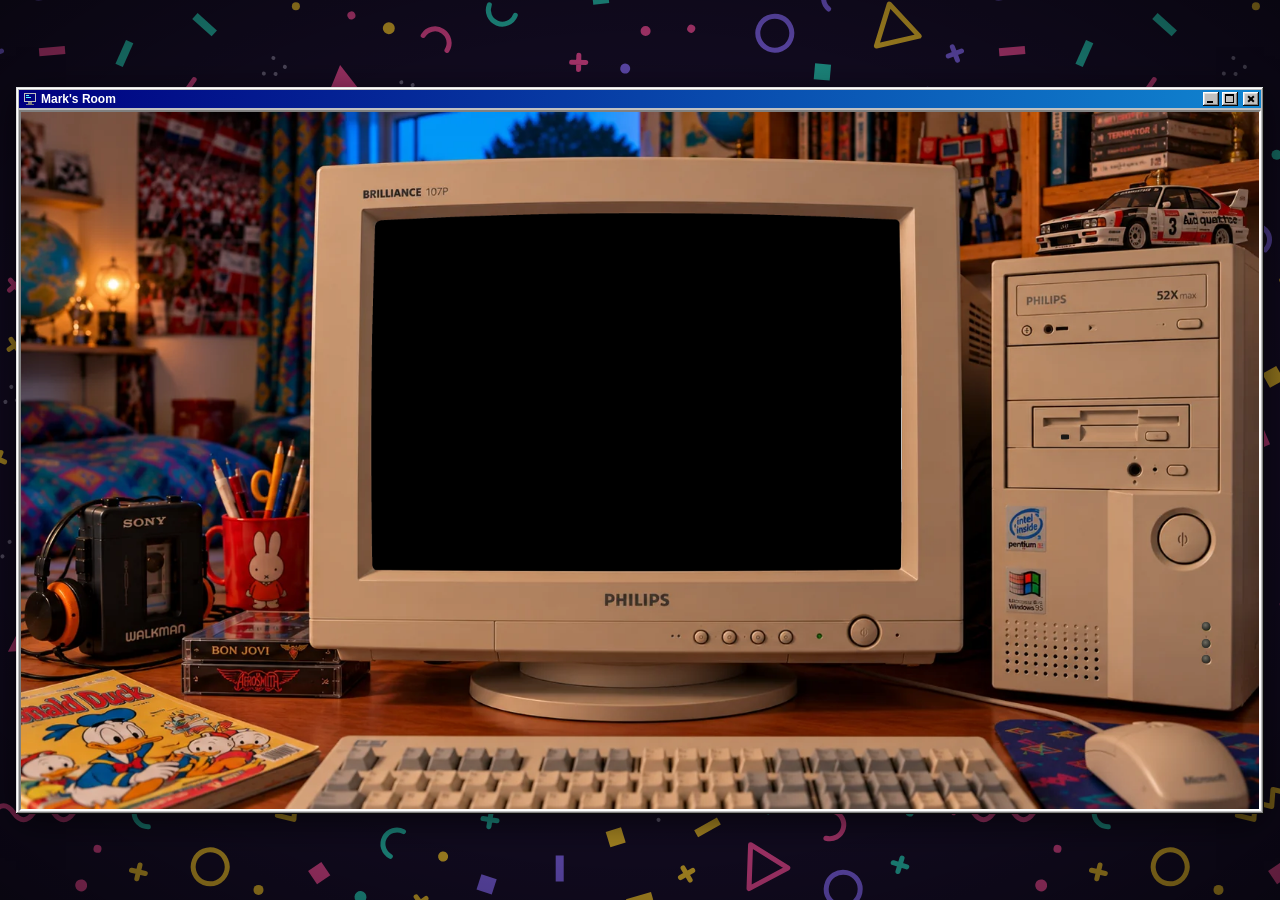
<file: marks-room/index.html>
<!doctype html>
<html lang="en">
<head>
  <meta charset="utf-8">
  <meta name="viewport" content="width=device-width, initial-scale=1, viewport-fit=cover">
  <link rel="icon" href="data:,">
  <!-- Phones play the room as an app on the home screen (install.js). -->
  <meta name="apple-mobile-web-app-capable" content="yes">
  <meta name="apple-mobile-web-app-status-bar-style" content="black-translucent">
  <meta name="apple-mobile-web-app-title" content="Mark's Room">
  <link rel="apple-touch-icon" href="assets/apple-touch-icon.png">
  <title>Mark's Room</title>
  <meta name="description" content="Step into Mark Priem's 90s bedroom: boot the PC, play the island adventure or DOOM, and discover his interests and projects along the way.">
  <link rel="preconnect" href="https://fonts.googleapis.com">
  <link rel="preconnect" href="https://fonts.gstatic.com" crossorigin>
  <link rel="stylesheet" href="https://fonts.googleapis.com/css2?family=Press+Start+2P&family=VT323&display=block">
  <style>
    html, body {
      margin: 0;
      height: 100%;
      background: #000;
      overflow: hidden;
    }
    /* A fixed box clips the photo, which runs off the window; otherwise
       mobile browsers widen the page to fit it and zoom out. Around the
       photo, a 90s pattern, darkening towards the edges. */
    body {
      position: fixed;
      inset: 0;
      background:
        radial-gradient(ellipse at center, rgba(0, 0, 0, 0.15) 30%, rgba(0, 0, 0, 0.65)),
        #1a1030 url(assets/memphis.svg) center / 240px;
    }
    /* The island runs on the old Philips monitor in PC.webp, whose glass is
       cut out: the canvas sits behind the photo, its edges tucked under the
       bezel. game.js sizes and places #pc, #game and #glass. */
    /* Phones and tablets. The scripts read this rather than asking
       matchMedia, which Safari's fingerprinting protection can answer
       differently from the CSS. */
    @media (hover: none) and (pointer: coarse) {
      :root {
        --handheld: 1;
      }
    }
    /* Opened from the home screen as an app rather than in a browser tab. */
    @media (display-mode: standalone), (display-mode: fullscreen) {
      :root {
        --installed: 1;
      }
    }
    #window, #client {
      position: absolute;
      inset: 0;
    }
    #client {
      overflow: hidden;
    }
    #window .title {
      display: none;
    }
    /* A Windows 95 window on the wallpaper (game.js sets .framed). On a PC
       it holds the whole photo, as large as the screen allows, and game.js
       sizes and centres it. Upright on a phone it spans the screen, as tall
       as the photo in it (game.js sets #client's height). */
    #window.framed {
      inset: auto;
      padding: 3px;
      background: #c0c0c0;
      box-shadow:
        inset -1px -1px #0a0a0a, inset 1px 1px #dfdfdf,
        inset -2px -2px #808080, inset 2px 2px #fff,
        0 8px 32px rgba(0, 0, 0, 0.6);
    }
    #window.framed .title {
      display: flex;
      align-items: center;
      gap: 3px;
      height: 18px;
      margin-bottom: 2px;
      padding: 0 2px 0 3px;
      background: linear-gradient(90deg, #000080, #1084d0);
      color: #fff;
      font: bold 12px/1 Tahoma, 'MS Sans Serif', Arial, sans-serif;
      white-space: nowrap;
    }
    #window.framed .title svg {
      width: 16px;
      height: 16px;
    }
    #window.framed .title span {
      flex: 1;
      overflow: hidden;
      text-overflow: ellipsis;
    }
    #window.framed .title i {
      position: relative;
      width: 16px;
      height: 14px;
      background: #c0c0c0;
      box-shadow:
        inset -1px -1px #0a0a0a, inset 1px 1px #fff,
        inset -2px -2px #808080, inset 2px 2px #dfdfdf;
    }
    #window.framed .title .close {
      margin-left: 2px;
    }
    #window.framed .title i::before, #window.framed .title i::after {
      content: '';
      position: absolute;
      background: #000;
    }
    #window.framed .title .min::before {
      left: 4px;
      top: 9px;
      width: 6px;
      height: 2px;
    }
    #window.framed .title .max::before {
      left: 3px;
      top: 2px;
      width: 9px;
      height: 9px;
      background: none;
      border: 1px solid #000;
      border-top-width: 2px;
      box-sizing: border-box;
    }
    #window.framed .title .close::before, #window.framed .title .close::after {
      left: 7px;
      top: 3px;
      width: 2px;
      height: 8px;
      transform: rotate(45deg);
    }
    #window.framed .title .close::after {
      transform: rotate(-45deg);
    }
    #window.framed #client {
      position: relative;
      inset: auto;
      border: 2px solid;
      border-color: #808080 #fff #fff #808080;
    }
    @media (hover: none) and (pointer: coarse) and (orientation: portrait) {
      #window.framed {
        inset: 50% 8px auto;
        transform: translateY(-50%);
      }
    }
    #pc {
      position: absolute;
    }
    #pc img, #game, #glass {
      position: absolute;
    }
    #pc img {
      display: block;
      left: 0;
      top: 0;
      width: 100%;
      height: 100%;
      pointer-events: none;
      user-select: none;
    }
    #glass {
      pointer-events: none;
      container-type: size;
    }
    /* scanlines and a curved-glass vignette, over whatever is on the screen */
    #glass::after {
      content: '';
      position: absolute;
      inset: 0;
      background:
        repeating-linear-gradient(to bottom, rgba(0, 0, 0, 0.14) 0 1px, transparent 1px 3px),
        radial-gradient(ellipse at center, transparent 60%, rgba(0, 0, 0, 0.45) 100%);
    }
    /* The text mode screen of boot.js, until ADVENTURE.EXE takes over. Typing
       goes into the invisible input on top, which also brings up the
       keyboard on phones. */
    #dos, #dos-input {
      position: absolute;
      left: 0;
      top: 0;
      width: 100%;
      height: 100%;
    }
    #dos {
      background: #000;
      filter: brightness(0);
    }
    #dos.on {
      filter: brightness(1);
      transition: filter 1.4s ease-out;
    }
    /* DOOM.EXE in graphics mode, inside the same black border as the text. */
    #doom {
      position: absolute;
      left: 5%;
      top: 6%;
      width: 90%;
      height: 88%;
      image-rendering: pixelated;
      image-rendering: crisp-edges;
    }
    #dos-input {
      box-sizing: border-box;
      margin: 0;
      padding: 0;
      border: 0;
      font-size: 16px;
      opacity: 0;
      cursor: text;
      pointer-events: auto;
    }
    #game {
      display: block;
      visibility: hidden; /* until ADVENTURE.EXE runs */
      image-rendering: pixelated;
      image-rendering: crisp-edges;
      cursor: none;
      touch-action: manipulation;
    }
    /* Hardware on the photo: the power button and the tower's LEDs. --x and
       --y are the centre, --w and --h the size, all in PC.webp pixels. */
    .hw {
      position: absolute;
      left: calc((var(--x) - var(--w) / 2) / 1671 * 100%);
      top: calc((var(--y) - var(--h) / 2) / 941 * 100%);
      width: calc(var(--w) / 1671 * 100%);
      height: calc(var(--h) / 941 * 100%);
      margin: 0;
      padding: 0;
      border: 0;
      border-radius: 50%;
    }
    .power, .traced {
      background: transparent;
      cursor: pointer;
      -webkit-tap-highlight-color: transparent;
    }
    .power:focus, .traced:focus {
      outline: none;
    }
    .power:active {
      background: rgba(40, 28, 16, 0.2);
    }
    /* A ring now and then, so the dark screen doesn't leave you guessing,
       drawn exactly like the glow on the desk toys below. */
    .power.on svg {
      animation: none;
    }
    @keyframes beckon {
      50% { opacity: 1; }
    }
    /* The monitor's own power button stands in, to switch on only, while the
       tower's is out of view (game.js). */
    .power.monitor {
      display: none;
    }
    .tower-hidden > .power.monitor:not(.on) {
      display: block;
    }
    /* Toys on the desk: the Walkman's play key and the Audi quattro. Their
       glow is traced around the toy itself, in PC.webp pixels, and stays lit
       while the toy is playing. */
    .traced {
      border-radius: 0;
    }
    .power svg, .traced svg {
      position: absolute;
      inset: 0;
      width: 100%;
      height: 100%;
      overflow: visible;
      opacity: 0;
      filter: drop-shadow(0 0 4px rgba(255, 232, 180, 0.8));
      animation: beckon 2.4s ease-in-out 3s infinite;
      pointer-events: none;
    }
    .power circle, .traced polygon {
      fill: none;
      stroke: rgba(255, 244, 214, 0.7);
      stroke-width: 2px;
      stroke-linejoin: round;
      vector-effect: non-scaling-stroke;
    }
    .power:hover svg, .power:focus-visible svg,
    .traced:hover svg, .traced:focus-visible svg, .traced[aria-pressed="true"] svg, .traced.on svg {
      opacity: 1;
      animation: none;
    }
    /* On a phone the Walkman's play key is a few pixels across: a finger
       gets a bigger target around it, while the glow keeps to the key. */
    @media (hover: none) and (pointer: coarse) {
      .traced.play::before {
        content: '';
        position: absolute;
        left: 50%;
        top: 50%;
        width: 48px;
        height: 48px;
        transform: translate(-50%, -50%);
      }
    }
    /* The quattro's headlights, flashed twice and twice again. */
    .lamp {
      pointer-events: none;
      border-radius: 40%;
      background: radial-gradient(closest-side, #fffef6, rgba(255, 248, 222, 0.9) 60%, transparent);
      mix-blend-mode: screen;
      opacity: 0;
    }
    .lamp::after {
      content: '';
      position: absolute;
      inset: -180% -140%;
      border-radius: 50%;
      background: radial-gradient(closest-side, rgba(255, 246, 215, 0.5), transparent);
    }
    .lamp.flash {
      animation: headlights 2s linear;
    }
    @keyframes headlights {
      0%, 4% { opacity: 0; }
      5%, 16% { opacity: 1; }
      18%, 22% { opacity: 0; }
      23%, 34% { opacity: 1; }
      36%, 59% { opacity: 0; }
      60%, 71% { opacity: 1; }
      73%, 77% { opacity: 0; }
      78%, 89% { opacity: 1; }
      92%, 100% { opacity: 0; }
    }
    .led {
      pointer-events: none;
      background: radial-gradient(circle at 42% 38%, #6f6d62, #3a3933 55%, #1f1e1a);
    }
    .led.drive {
      border-radius: 1px;
      background: #1b1a17;
    }
    .led::after {
      content: '';
      position: absolute;
      inset: -140%;
      border-radius: 50%;
      background: radial-gradient(closest-side, var(--glow), transparent);
      opacity: 0;
    }
    .led.on::after {
      opacity: 1;
    }
    .led.red.on {
      --glow: rgba(255, 60, 30, 0.55);
      background: radial-gradient(circle at 42% 38%, #ffe2d4, #ff4426 35%, #bb1400 70%, #640900);
    }
    .led.green.on {
      --glow: rgba(80, 255, 90, 0.5);
      background: radial-gradient(circle at 42% 38%, #ecffe0, #52ff5e 35%, #12a822 70%, #075412);
    }
    /* Phones and tablets held upright: the glass asks to be turned sideways.
       Sideways, game.js fills the screen with the photo. */
    #turn {
      display: none;
      position: absolute;
      inset: 0;
      pointer-events: auto;
      flex-direction: column;
      align-items: center;
      justify-content: center;
      gap: 4cqh;
      background: #000;
      color: #aaa;
      text-shadow: 0 0 0.4em rgba(170, 170, 170, 0.5);
      font: 9cqh/1 VT323, monospace;
      text-align: center;
    }
    #turn p {
      margin: 0;
    }
    #turn .note {
      font-size: 6cqh;
      color: #777;
    }
    #turn svg {
      height: 42cqh;
      overflow: visible;
      fill: none;
      stroke: currentColor;
      stroke-width: 3;
      stroke-linecap: round;
      stroke-linejoin: round;
      filter: drop-shadow(0 0 3px rgba(170, 170, 170, 0.5));
    }
    #turn .phone {
      transform-origin: 50px 50px;
      animation: turn 3s ease-in-out infinite;
    }
    #turn .phone circle {
      fill: currentColor;
      stroke: none;
    }
    @keyframes turn {
      0%, 15% { transform: rotate(0); }
      45%, 80% { transform: rotate(90deg); }
      100% { transform: rotate(0); }
    }
    @media (hover: none) and (pointer: coarse) and (orientation: portrait) {
      #turn {
        display: flex;
      }
      #pc .power {
        display: none;
      }
      /* A game running full screen gives way to the message, and runs on
         behind it. */
      #play {
        display: none;
      }
    }
    /* Turning a phone around, or a game going full screen and back: the new
       picture fades in from black (pad.js). */
    #fade {
      position: fixed;
      inset: 0;
      background: #000;
      opacity: 0;
      pointer-events: none;
    }
    #fade.on {
      animation: fade 0.5s ease-out;
    }
    @keyframes fade {
      from { opacity: 1; }
      to { opacity: 0; }
    }
    @media (prefers-reduced-motion: reduce) {
      #turn .phone, #fade.on {
        animation: none;
      }
    }
    /* Phones have no keyboard for the prompt, so its input goes: DOS types
       by itself and the programs it lists are tapped on the screen instead
       (boot.js). */
    @media (hover: none) and (pointer: coarse) {
      #dos-input {
        display: none;
      }
      #dos {
        pointer-events: auto;
      }
    }
    /* A game run from a phone's prompt fills the screen, with the stick and
       button of pad.js on top. pad.js moves the game's canvas in here. */
    #play {
      position: fixed;
      inset: 0;
      /* The pattern again, darker, so the controls stand out on it. */
      background:
        linear-gradient(rgba(0, 0, 0, 0.6), rgba(0, 0, 0, 0.6)),
        #1a1030 url(assets/memphis.svg) center / 240px;
      container-type: size;
      touch-action: none;
      user-select: none;
      -webkit-user-select: none;
      -webkit-touch-callout: none;
    }
    #play > canvas {
      position: absolute !important;
      inset: 0 !important;
      margin: auto;
      width: min(100cqw, 100cqh * var(--aspect)) !important;
      height: min(100cqh, 100cqw / var(--aspect)) !important;
    }
    #stick, #button {
      position: absolute;
      bottom: max(24px, env(safe-area-inset-bottom));
      margin: 0;
      padding: 0;
      border: 2px solid rgba(255, 244, 214, 0.35);
      border-radius: 50%;
      background: rgba(255, 244, 214, 0.08);
      -webkit-tap-highlight-color: transparent;
    }
    #stick {
      left: max(40px, env(safe-area-inset-left));
      width: 120px;
      height: 120px;
    }
    #stick span {
      position: absolute;
      left: 50%;
      top: 50%;
      width: 56px;
      height: 56px;
      margin: -28px;
      border-radius: 50%;
      background: rgba(255, 244, 214, 0.35);
    }
    #button {
      right: max(40px, env(safe-area-inset-right));
      width: 84px;
      height: 84px;
    }
    #button:focus {
      outline: none;
    }
    #button.down {
      background: rgba(255, 244, 214, 0.35);
    }
    #tutorial {
      position: absolute;
      inset: 0;
      display: flex;
      flex-direction: column;
      align-items: center;
      justify-content: center;
      gap: 0.6em;
      padding: 0 15%;
      background: rgba(0, 0, 0, 0.8);
      color: #aaa;
      text-shadow: 0 0 0.4em rgba(170, 170, 170, 0.5);
      font: 22px/1.1 VT323, monospace;
      text-align: center;
    }
    #tutorial[hidden] {
      display: none;
    }
    #tutorial p {
      margin: 0;
    }
    #tutorial p:last-child {
      margin-top: 0.6em;
      color: #fff;
    }
    .sr-only {
      position: absolute;
      width: 1px;
      height: 1px;
      overflow: hidden;
      clip: rect(0 0 0 0);
      white-space: nowrap;
    }
    noscript {
      color: #ccc;
      font: 14px/1.6 monospace;
      padding: 16px;
    }
    noscript a { color: #f6ee6a; }
  </style>
  <script>
    // Whether the CSS took this for a phone or tablet (--handheld above), and
    // whether it runs as an app from the home screen (--installed above, or
    // Safari's own flag).
    const cssFlag = name => getComputedStyle(document.documentElement).getPropertyValue(name).trim() === '1';
    window.handheld = {
      get matches() {
        return cssFlag('--handheld');
      }
    };
    window.installed = cssFlag('--installed') || navigator.standalone === true;
    // Only phones and tablets are offered the app; a PC plays in the browser.
    if (handheld.matches) {
      const manifest = document.createElement('link');
      manifest.rel = 'manifest';
      manifest.href = 'manifest.webmanifest';
      document.head.append(manifest);
    }
  </script>
  <!-- The wallpaper, laid out at random before the first paint. -->
  <script src="assets/memphis.js"></script>
</head>
<body>
  <!-- On a PC, and upright on a phone, the scene sits in a Windows 95
       window; on a phone held sideways the window is the whole screen with
       no frame. game.js fits the scene to #client. -->
  <div id="window">
    <div class="title" aria-hidden="true">
      <svg viewBox="0 0 16 16" shape-rendering="crispEdges">
        <path fill="#c0c0c0" d="M2 2h12v9H2z"/>
        <path fill="#000080" d="M3 3h10v7H3z"/>
        <path fill="#55ffff" d="M4 4h3v1H4zm0 2h5v1H4z"/>
        <path fill="#808080" d="M6 11h4v2H6zM4 13h8v1H4z"/>
      </svg>
      <span>Mark's Room</span>
      <i class="min"></i><i class="max"></i><i class="close"></i>
    </div>
    <div id="client">
      <div id="pc">
        <canvas id="game" aria-label="A moonlit pixel-art island. Each candle-lit house leads to a corner of Mark Priem's site."></canvas>
        <div id="glass">
          <canvas id="dos" aria-hidden="true"></canvas>
          <canvas id="doom" aria-label="DOOM" hidden></canvas>
          <input id="dos-input" aria-label="MS-DOS prompt. Type HELP for a list of commands."
                 autocomplete="off" autocapitalize="characters" autocorrect="off" spellcheck="false" disabled>
          <div id="turn">
            <svg viewBox="0 0 100 100" aria-hidden="true">
              <g class="phone">
                <rect x="36" y="24" width="28" height="52" rx="5"/>
                <line x1="46" y1="29" x2="54" y2="29"/>
                <circle cx="50" cy="70.5" r="2.5"/>
              </g>
              <path d="M72.9 17.2A40 40 0 0 1 89.4 43.1M84.5 37.9L89.4 43.1 92.3 36.5"/>
            </svg>
            <p>TURN YOUR SCREEN<br>TO GET STARTED</p>
            <p class="note">FOR THE BEST EXPERIENCE, VISIT ON A PC</p>
          </div>
        </div>
        <img src="assets/PC.webp" alt="" width="1671" height="941">
        <button class="hw power" style="--x: 1568; --y: 577; --w: 86; --h: 86" aria-label="Switch on the computer"><svg viewBox="0 0 100 100" preserveAspectRatio="none" aria-hidden="true"><circle cx="50" cy="50" r="50"/></svg></button>
        <button class="hw power monitor" style="--x: 1138.5; --y: 700.5; --w: 48; --h: 48" aria-label="Switch on the computer"><svg viewBox="0 0 100 100" preserveAspectRatio="none" aria-hidden="true"><circle cx="50" cy="50" r="50"/></svg></button>
        <button class="hw traced audi" style="--x: 1514; --y: 143.5; --w: 292; --h: 101" aria-label="Rev the Audi quattro">
          <svg viewBox="1368 93 292 101" preserveAspectRatio="none" aria-hidden="true">
            <polygon points="1370,190 1370,169 1376,151 1385,145.5 1442,131 1450,132.5 1476,107.5 1496,100 1497.5,96 1517.5,95.5 1520,98.5 1577.5,101 1607.5,112.5 1610,110 1652.5,103.5 1656.5,125 1651,140 1657.5,167.5 1654,176 1622.5,179 1520,182.5 1507.5,185 1435,187.5 1375,192"/>
          </svg>
        </button>
        <span class="hw lamp" style="--x: 1384; --y: 159; --w: 13; --h: 11"></span>
        <span class="hw lamp" style="--x: 1443; --y: 151; --w: 20; --h: 12"></span>
        <button class="hw traced play" style="--x: 80.5; --y: 613; --w: 14; --h: 20" aria-label="Play 90s rock on the Walkman" aria-pressed="false">
          <svg viewBox="73.5 603 14 20" preserveAspectRatio="none" aria-hidden="true">
            <polygon points="74,604 86.5,605 86.5,621 74.5,622"/>
          </svg>
        </button>
        <span class="hw led red" id="led-power" style="--x: 1599.5; --y: 694.5; --w: 11; --h: 11"></span>
        <span class="hw led green" id="led-hdd" style="--x: 1599.5; --y: 717.5; --w: 11; --h: 11"></span>
        <span class="hw led green" id="led-floppy" style="--x: 1599.5; --y: 739; --w: 11; --h: 11"></span>
        <span class="hw led green drive" id="led-drive" style="--x: 1409.5; --y: 439; --w: 10; --h: 6"></span>
      </div>
    </div>
  </div>
  <div id="play" hidden>
    <div id="stick"><span></span></div>
    <button id="button" aria-label="Select or fire"></button>
    <div id="tutorial"></div>
  </div>
  <div id="fade"></div>
  <nav class="sr-only" aria-label="Houses">
    <ul id="site-list"></ul>
  </nav>
  <noscript>
    This island needs JavaScript. Meanwhile, the houses are:
    <a href="../ar-vr/">ar-vr</a>, <a href="../ai/">ai</a>,
    <a href="../software-development/">software development</a>,
    <a href="../tech-stack/">my tech stack</a>, <a href="../3d-printing/">3d printing</a>,
    <a href="../reading/">reading</a>, <a href="../arts/">arts</a>,
    <a href="../abu-dhabi/">abu dhabi</a>, <a href="../gaming/">gaming</a> and
    <a href="../dnd/">d&amp;d</a>.
  </noscript>
  <script>
    // A phone in a browser tab gets Setup, which shows how to install the
    // room as an app, instead of the room itself.
    const scripts = handheld.matches && !installed
      ? ['install']
      : ['kid', 'game', 'doom', 'pad', 'boot', 'desk'];
    for (const name of scripts) {
      const script = document.createElement('script');
      script.src = `assets/${name}.js`;
      script.async = false;
      document.body.append(script);
    }
  </script>
</body>
</html>
</file>
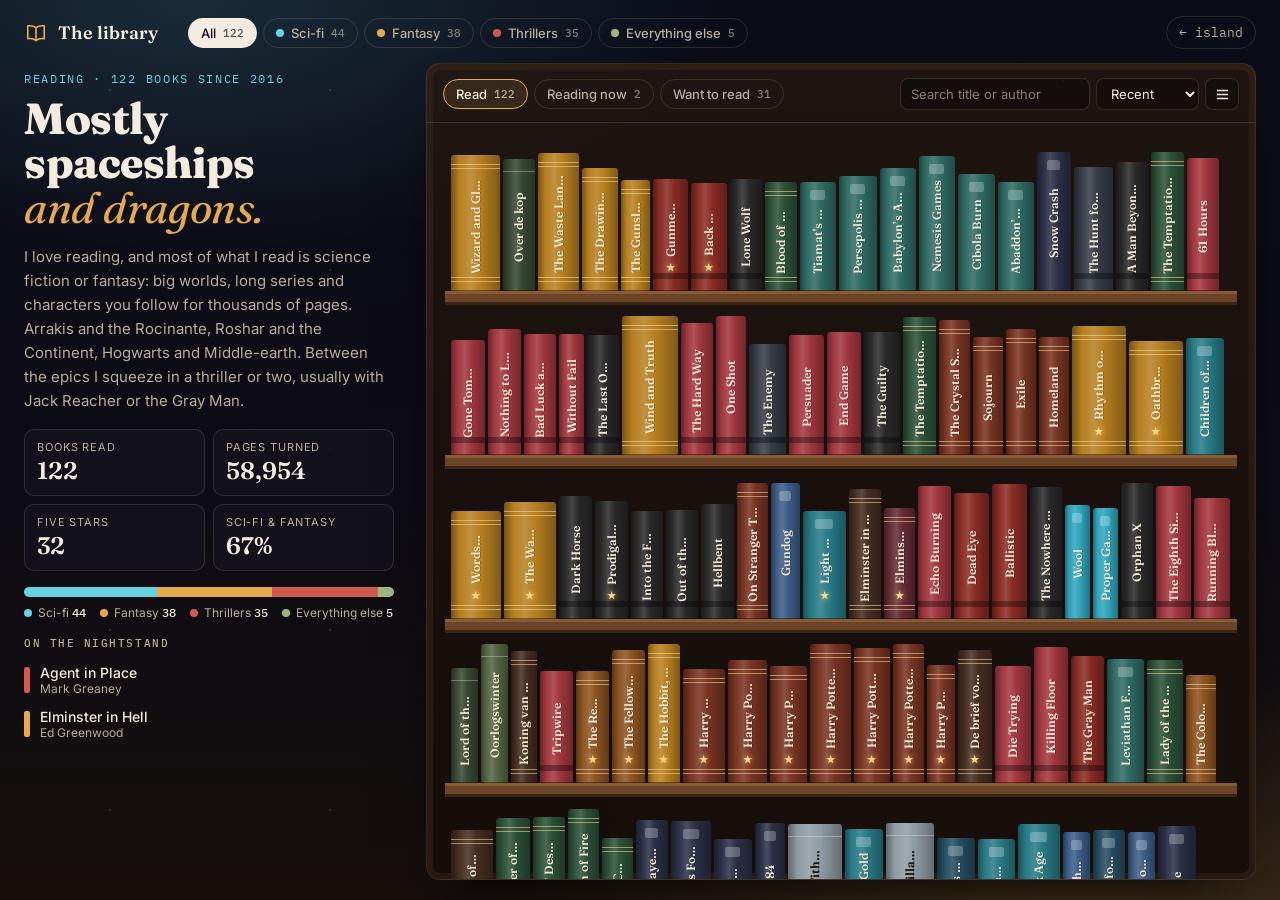
<file: reading/index.html>
<!doctype html>
<html lang="en">
<head>
  <meta charset="utf-8">
  <meta name="viewport" content="width=device-width, initial-scale=1, viewport-fit=cover">
  <title>The Library</title>
  <meta name="description" content="Mark Priem on reading: mostly science fiction and fantasy, from Dune and The Expanse to Stormlight and The Witcher. His Goodreads shelves, as a bookcase.">
  <meta property="og:title" content="The Library · Mark Priem">
  <meta property="og:description" content="Mostly spaceships and dragons. Every book I have read, on one bookcase.">
  <meta name="theme-color" content="#0d0b14">
  <link rel="icon" href="data:image/svg+xml,%3Csvg xmlns='http://www.w3.org/2000/svg' viewBox='0 0 32 32'%3E%3Crect width='32' height='32' rx='6' fill='%230d0b14'/%3E%3Crect x='6' y='8' width='5' height='17' rx='1' fill='%2366d2df'/%3E%3Crect x='12' y='5' width='6' height='20' rx='1' fill='%23e6aa4c'/%3E%3Crect x='19' y='10' width='4' height='15' rx='1' fill='%23cf5a50'/%3E%3Crect x='23.5' y='9' width='3' height='16' rx='1' fill='%23e6aa4c' transform='rotate(-12 25 25)'/%3E%3Crect x='4' y='25' width='24' height='2.5' rx='1' fill='%238a5a33'/%3E%3C/svg%3E">
  <link rel="preconnect" href="https://fonts.googleapis.com">
  <link rel="preconnect" href="https://fonts.gstatic.com" crossorigin>
  <link rel="stylesheet" href="https://fonts.googleapis.com/css2?family=Fraunces:opsz,wght@9..144,400;9..144,600;9..144,800&family=IBM+Plex+Mono:wght@400;500&family=Inter:wght@400;500;600&display=swap">
  <link rel="stylesheet" href="css/style.css">
</head>
<body>
  <div class="sky" aria-hidden="true"></div>

  <header class="top">
    <span class="place"><svg viewBox="0 0 32 32" aria-hidden="true" fill="none" stroke="currentColor" stroke-width="2.2" stroke-linejoin="round"><path d="M16 9c-3-2.5-7-3-11-2.5v17c4-.5 8 0 11 2.5 3-2.5 7-3 11-2.5v-17C23 6 19 6.5 16 9zM16 9v17"/></svg>The library</span>
    <nav class="genres" id="genres" aria-label="Genre"></nav>
    <a class="home" href="../marks-room/?island=reading">&larr; island</a>
  </header>

  <section class="story">
    <p class="eyebrow" id="eyebrow">Reading</p>
    <h1>Mostly spaceships <em>and dragons.</em></h1>
    <p class="text">I love reading, and most of what I read is science fiction or fantasy: big worlds, long series and characters you follow for thousands of pages. Arrakis and the Rocinante, Roshar and the Continent, Hogwarts and Middle-earth. Between the epics I squeeze in a thriller or two, usually with Jack Reacher or the Gray Man.</p>
    <dl class="stats" id="stats"></dl>
    <div class="split" id="split" aria-label="Books read per genre"></div>
    <div class="now" id="now"></div>
  </section>

  <main class="case">
    <div class="toolbar">
      <div class="shelves" id="shelves" role="tablist" aria-label="Shelf"></div>
      <div class="tools">
        <input type="search" id="search" placeholder="Search title or author" aria-label="Search title or author">
        <select id="sort" aria-label="Sort">
          <option value="recent">Recent</option>
          <option value="rating">My rating</option>
          <option value="author">Author</option>
          <option value="pages">Longest</option>
          <option value="year">Published</option>
        </select>
        <button type="button" id="view" class="view" aria-label="Show as list" title="Show as list">
          <svg viewBox="0 0 16 16" aria-hidden="true"><path d="M2 3h12v1.6H2zM2 7.2h12v1.6H2zM2 11.4h12V13H2z"/></svg>
        </button>
      </div>
    </div>
    <div class="scroll" id="scroll">
      <div class="shelf" id="books" aria-live="polite"></div>
    </div>
    <article class="card" id="card" hidden aria-live="polite"></article>
  </main>

  <script type="module" src="js/main.js"></script>
</body>
</html>
</file>
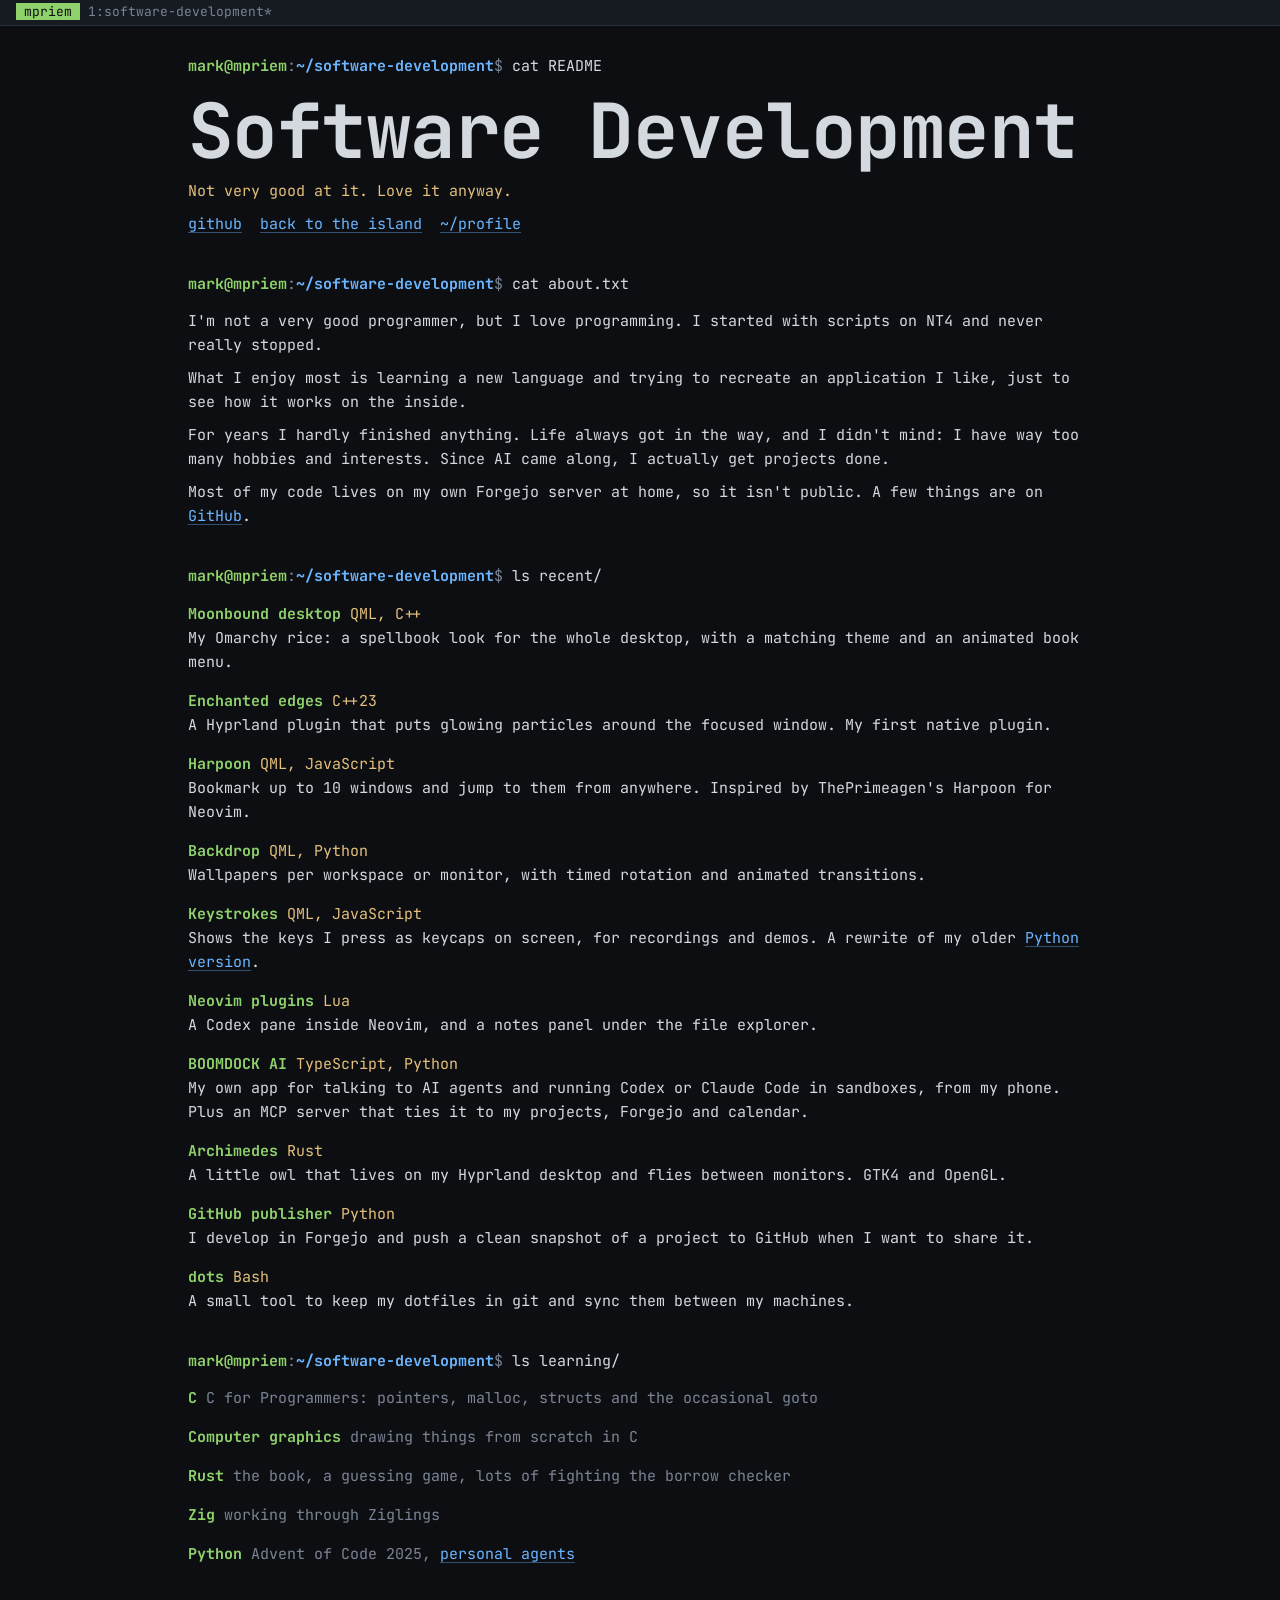
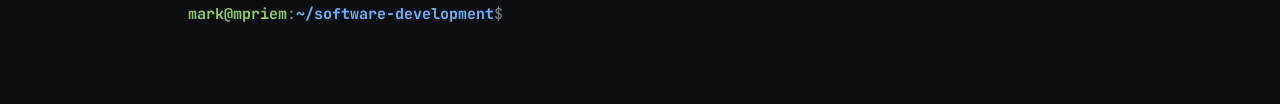
<file: software-development/index.html>
<!doctype html>
<html lang="en">
<head>
  <meta charset="utf-8">
  <meta name="viewport" content="width=device-width, initial-scale=1, viewport-fit=cover">
  <title>Software Development · Mark Priem</title>
  <meta name="description" content="Mark Priem on software development: not a great programmer, but one who loves it. Learning languages, recreating apps, and finally finishing projects.">
  <meta name="theme-color" content="#0c0e12">
  <link rel="preconnect" href="https://fonts.googleapis.com">
  <link rel="preconnect" href="https://fonts.gstatic.com" crossorigin>
  <link rel="stylesheet" href="https://fonts.googleapis.com/css2?family=JetBrains+Mono:wght@400;700&display=swap">
  <link rel="stylesheet" href="../css/style.css">
  <style>
    .about p + p { margin-top: 0.6em; }
    .projects li + li { margin-top: 1em; }
    .projects b { color: var(--green); }
    .projects .lang { color: var(--yellow); }
  </style>
</head>
<body>
  <header class="bar" aria-hidden="true">
    <span><b>mpriem</b> 1:software-development*</span>
  </header>

  <main class="term">
    <section class="whoami">
      <p class="cmd"><span class="ps1"><span class="user">mark@mpriem</span><span class="sign">:</span><span class="path">~/software-development</span><span class="sign">$ </span></span>cat README</p>
      <h1>Software Development</h1>
      <p class="tagline">Not very good at it. Love it anyway.</p>
      <p class="links">
        <a href="https://github.com/mpriem">github</a>
        <a href="../marks-room/?island=software-development">back to the island</a>
        <a href="../">~/profile</a>
      </p>
    </section>

    <section class="about">
      <p class="cmd"><span class="ps1"><span class="user">mark@mpriem</span><span class="sign">:</span><span class="path">~/software-development</span><span class="sign">$ </span></span>cat about.txt</p>
      <p>I'm not a very good programmer, but I love programming. I started with scripts on NT4 and never really stopped.</p>
      <p>What I enjoy most is learning a new language and trying to recreate an application I like, just to see how it works on the inside.</p>
      <p>For years I hardly finished anything. Life always got in the way, and I didn't mind: I have way too many hobbies and interests. Since AI came along, I actually get projects done.</p>
      <p>Most of my code lives on my own Forgejo server at home, so it isn't public. A few things are on <a href="https://github.com/mpriem">GitHub</a>.</p>
    </section>

    <section>
      <p class="cmd"><span class="ps1"><span class="user">mark@mpriem</span><span class="sign">:</span><span class="path">~/software-development</span><span class="sign">$ </span></span>ls recent/</p>
      <h2 class="sr-only">What I've been working on</h2>
      <ul class="projects">
        <li>
          <b>Moonbound desktop</b> <span class="lang">QML, C++</span><br>
          My Omarchy rice: a spellbook look for the whole desktop, with a matching theme and an animated book menu.
        </li>
        <li>
          <b>Enchanted edges</b> <span class="lang">C++23</span><br>
          A Hyprland plugin that puts glowing particles around the focused window. My first native plugin.
        </li>
        <li>
          <b>Harpoon</b> <span class="lang">QML, JavaScript</span><br>
          Bookmark up to 10 windows and jump to them from anywhere. Inspired by ThePrimeagen's Harpoon for Neovim.
        </li>
        <li>
          <b>Backdrop</b> <span class="lang">QML, Python</span><br>
          Wallpapers per workspace or monitor, with timed rotation and animated transitions.
        </li>
        <li>
          <b>Keystrokes</b> <span class="lang">QML, JavaScript</span><br>
          Shows the keys I press as keycaps on screen, for recordings and demos. A rewrite of my older <a href="https://github.com/mpriem/keystroke-overlay">Python version</a>.
        </li>
        <li>
          <b>Neovim plugins</b> <span class="lang">Lua</span><br>
          A Codex pane inside Neovim, and a notes panel under the file explorer.
        </li>
        <li>
          <b>BOOMDOCK AI</b> <span class="lang">TypeScript, Python</span><br>
          My own app for talking to AI agents and running Codex or Claude Code in sandboxes, from my phone. Plus an MCP server that ties it to my projects, Forgejo and calendar.
        </li>
        <li>
          <b>Archimedes</b> <span class="lang">Rust</span><br>
          A little owl that lives on my Hyprland desktop and flies between monitors. GTK4 and OpenGL.
        </li>
        <li>
          <b>GitHub publisher</b> <span class="lang">Python</span><br>
          I develop in Forgejo and push a clean snapshot of a project to GitHub when I want to share it.
        </li>
        <li>
          <b>dots</b> <span class="lang">Bash</span><br>
          A small tool to keep my dotfiles in git and sync them between my machines.
        </li>
      </ul>
    </section>

    <section>
      <p class="cmd"><span class="ps1"><span class="user">mark@mpriem</span><span class="sign">:</span><span class="path">~/software-development</span><span class="sign">$ </span></span>ls learning/</p>
      <h2 class="sr-only">Learning</h2>
      <ul class="projects">
        <li><b>C</b> <span class="dim">C for Programmers: pointers, malloc, structs and the occasional goto</span></li>
        <li><b>Computer graphics</b> <span class="dim">drawing things from scratch in C</span></li>
        <li><b>Rust</b> <span class="dim">the book, a guessing game, lots of fighting the borrow checker</span></li>
        <li><b>Zig</b> <span class="dim">working through Ziglings</span></li>
        <li><b>Python</b> <span class="dim">Advent of Code 2025, <a href="https://github.com/mpriem/personal-agents">personal agents</a></span></li>
      </ul>
    </section>

    <section>
      <p class="cmd"><span class="ps1"><span class="user">mark@mpriem</span><span class="sign">:</span><span class="path">~/software-development</span><span class="sign">$ </span></span></p>
    </section>
  </main>
</body>
</html>
</file>
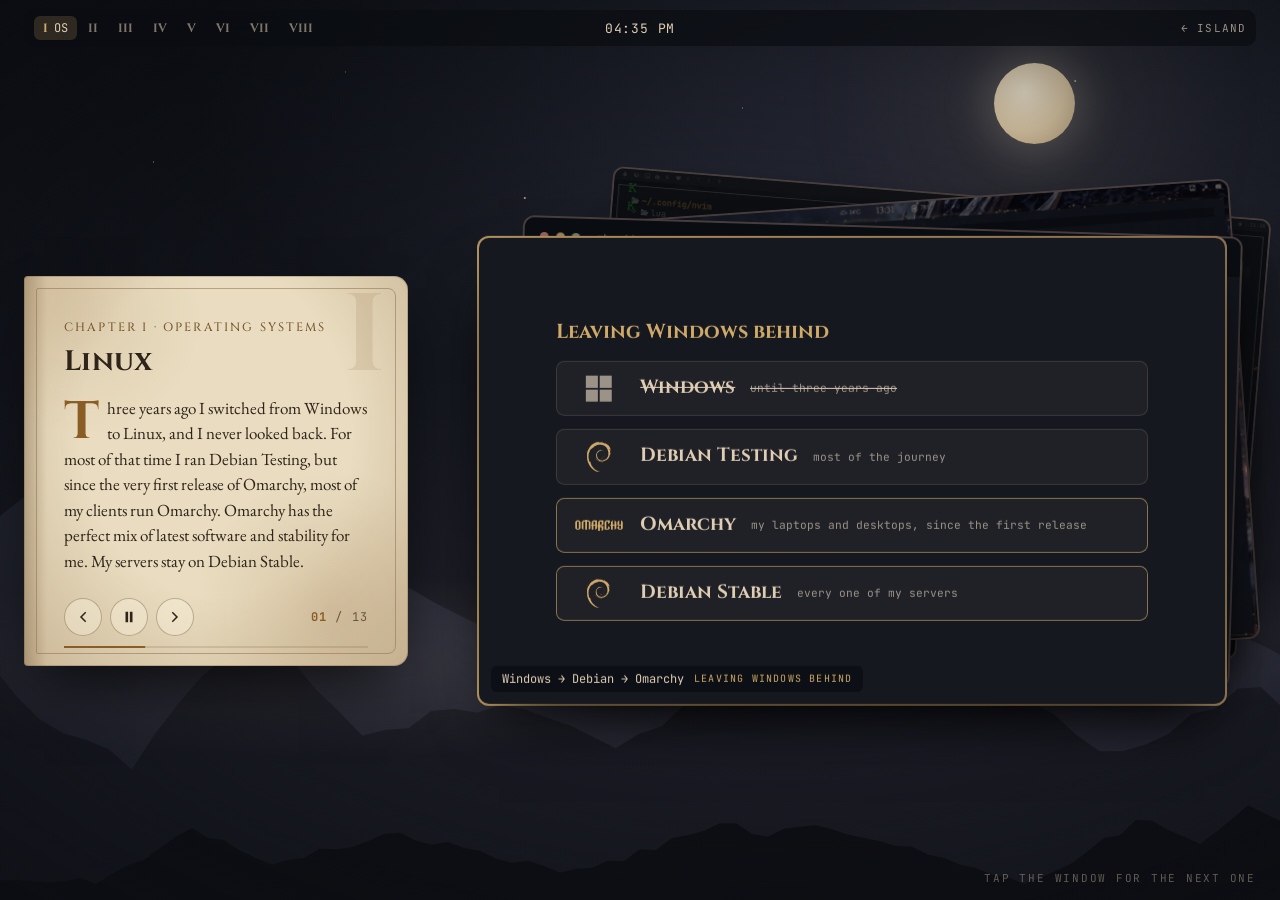
<file: tech-stack/index.html>
<!doctype html>
<html lang="en">
<head>
  <meta charset="utf-8">
  <meta name="viewport" content="width=device-width, initial-scale=1, viewport-fit=cover">
  <title>My Tech Stack</title>
  <meta name="description" content="Mark Priem's tech stack as a spellbook: Linux and Omarchy, Neovim, Python, JavaScript and Rust, a Surface Laptop and a shelf of self-hosted servers, AI agents, a riced desktop and ten favourite command-line tools.">
  <meta property="og:title" content="My Tech Stack · Mark Priem">
  <meta property="og:description" content="The tools, languages and machines I use every day, told as a spellbook.">
  <meta property="og:image" content="https://mpriem.github.io/tech-stack/media/rice.jpg">
  <meta name="theme-color" content="#0b0d12">
  <link rel="icon" href="data:image/svg+xml,%3Csvg xmlns='http://www.w3.org/2000/svg' viewBox='0 0 32 32'%3E%3Crect width='32' height='32' rx='6' fill='%23101218'/%3E%3Cpath d='M7 8c4-1 7 0 9 2 2-2 5-3 9-2v16c-4-1-7 0-9 2-2-2-5-3-9-2z' fill='none' stroke='%23d0aa68' stroke-width='2' stroke-linejoin='round'/%3E%3Cpath d='M16 10v16' stroke='%23d0aa68' stroke-width='2'/%3E%3C/svg%3E">
  <link rel="preconnect" href="https://fonts.googleapis.com">
  <link rel="preconnect" href="https://fonts.gstatic.com" crossorigin>
  <link rel="stylesheet" href="https://fonts.googleapis.com/css2?family=Cinzel:wght@500;700&family=EB+Garamond:ital,wght@0,400;0,500;1,400&family=JetBrains+Mono:wght@400;700&display=swap">
  <link rel="stylesheet" href="css/style.css">
</head>
<body>
  <!-- Moonlit mountains behind everything, a nod to the Moonbound rice. Each layer drifts at its own pace as the story goes on. -->
  <div class="sky" aria-hidden="true">
    <i class="moon"></i>
    <svg class="peaks far" viewBox="0 0 2400 600" preserveAspectRatio="xMidYMax slice"><path d="M0,600 L0,309 L24,283 L48,244 L72,210 L96,179 L120,166 L144,206 L168,225 L192,235 L216,254 L240,281 L264,307 L288,327 L312,313 L336,298 L360,295 L384,291 L408,281 L432,262 L456,247 L480,228 L504,215 L528,205 L552,202 L576,227 L600,239 L624,250 L648,273 L672,284 L696,304 L720,310 L744,297 L768,287 L792,286 L816,305 L840,312 L864,326 L888,338 L912,350 L936,303 L960,260 L984,223 L1008,178 L1032,190 L1056,224 L1080,267 L1104,306 L1128,350 L1152,361 L1176,347 L1200,331 L1224,327 L1248,309 L1272,300 L1296,289 L1320,277 L1344,256 L1368,252 L1392,245 L1416,256 L1440,262 L1464,284 L1488,292 L1512,303 L1536,311 L1560,324 L1584,336 L1608,355 L1632,366 L1656,379 L1680,385 L1704,396 L1728,418 L1752,430 L1776,433 L1800,433 L1824,430 L1848,429 L1872,433 L1896,436 L1920,431 L1944,432 L1968,429 L1992,425 L2016,428 L2040,430 L2064,429 L2088,428 L2112,435 L2136,425 L2160,427 L2184,426 L2208,426 L2232,431 L2256,431 L2280,435 L2304,428 L2328,435 L2352,435 L2376,433 L2400,434 L2400,600 Z"/></svg>
    <svg class="peaks mid" viewBox="0 0 2400 600" preserveAspectRatio="xMidYMax slice">
      <path d="M0,600 L0,338 L24,308 L48,292 L72,296 L96,323 L120,344 L144,352 L168,367 L192,386 L216,398 L240,410 L264,423 L288,423 L312,390 L336,363 L360,358 L384,388 L408,412 L432,426 L456,433 L480,443 L504,464 L528,427 L552,396 L576,368 L600,348 L624,321 L648,322 L672,352 L696,381 L720,404 L744,429 L768,423 L792,421 L816,403 L840,401 L864,405 L888,397 L912,401 L936,410 L960,418 L984,430 L1008,442 L1032,427 L1056,419 L1080,396 L1104,378 L1128,372 L1152,357 L1176,333 L1200,322 L1224,316 L1248,301 L1272,291 L1296,294 L1320,311 L1344,337 L1368,341 L1392,354 L1416,374 L1440,394 L1464,406 L1488,428 L1512,445 L1536,445 L1560,438 L1584,427 L1608,406 L1632,401 L1656,380 L1680,378 L1704,401 L1728,414 L1752,427 L1776,441 L1800,450 L1824,468 L1848,480 L1872,498 L1896,493 L1920,502 L1944,501 L1968,499 L1992,494 L2016,501 L2040,493 L2064,500 L2088,499 L2112,500 L2136,508 L2160,487 L2184,477 L2208,465 L2232,438 L2256,433 L2280,414 L2304,395 L2328,383 L2352,372 L2376,355 L2400,360 L2400,600 Z"/>
      <!-- A castle on the peak, with a few windows still lit. -->
      <path d="M1236,306 V262 h6 v-8 h5 v8 h6 v-30 l7,-14 l7,14 v30 h8 v-48 l9,-18 l9,18 v48 h8 v-22 l6,-11 l6,11 v22 h6 v-10 h5 v10 h6 V300 Z"/>
      <g class="lit"><rect x="1263" y="244" width="2.5" height="5"/><rect x="1285" y="222" width="2.5" height="5"/><rect x="1285" y="240" width="2.5" height="5"/><rect x="1306" y="262" width="2.5" height="5"/></g>
    </svg>
    <i class="mist"></i>
    <svg class="peaks near" viewBox="0 0 2400 600" preserveAspectRatio="xMidYMax slice"><path d="M0,600 L0,571 L24,570 L48,572 L72,574 L96,572 L120,567 L144,576 L168,561 L192,548 L216,540 L240,522 L264,505 L288,492 L312,507 L336,510 L360,526 L384,537 L408,547 L432,540 L456,537 L480,523 L504,524 L528,521 L552,512 L576,501 L600,499 L624,511 L648,517 L672,513 L696,522 L720,526 L744,538 L768,544 L792,541 L816,549 L840,559 L864,553 L888,552 L912,541 L936,542 L960,524 L984,525 L1008,507 L1032,503 L1056,496 L1080,485 L1104,485 L1128,501 L1152,505 L1176,493 L1200,490 L1224,488 L1248,494 L1272,502 L1296,507 L1320,512 L1344,519 L1368,520 L1392,532 L1416,537 L1440,547 L1464,552 L1488,562 L1512,566 L1536,576 L1560,567 L1584,556 L1608,545 L1632,527 L1656,507 L1680,503 L1704,480 L1728,481 L1752,495 L1776,505 L1800,516 L1824,498 L1848,479 L1872,458 L1896,470 L1920,481 L1944,499 L1968,517 L1992,536 L2016,522 L2040,510 L2064,493 L2088,478 L2112,454 L2136,467 L2160,484 L2184,497 L2208,482 L2232,475 L2256,465 L2280,475 L2304,487 L2328,493 L2352,478 L2376,466 L2400,479 L2400,600 Z"/></svg>
  </div>

  <!-- The top bar of the desktop: chapters as workspaces, a clock, and the way home. -->
  <header class="top">
    <nav class="workspaces" id="chapters" aria-label="Chapters">
      <button type="button" aria-label="Chapter one: OS"><b>I</b><span>OS</span></button>
      <button type="button" aria-label="Chapter two: Editor"><b>II</b><span>Editor</span></button>
      <button type="button" aria-label="Chapter three: Languages"><b>III</b><span>Languages</span></button>
      <button type="button" aria-label="Chapter four: Hardware"><b>IV</b><span>Hardware</span></button>
      <button type="button" aria-label="Chapter five: Platforms"><b>V</b><span>Platforms</span></button>
      <button type="button" aria-label="Chapter six: AI"><b>VI</b><span>AI</span></button>
      <button type="button" aria-label="Chapter seven: Ricing"><b>VII</b><span>Ricing</span></button>
      <button type="button" aria-label="Chapter eight: Tools"><b>VIII</b><span>Tools</span></button>
    </nav>
    <time class="clock" id="clock" aria-hidden="true"></time>
    <a class="home" id="back" href="../marks-room/?island=tech-stack">&larr; island</a>
  </header>

  <!-- A page torn from the grimoire, telling the story. -->
  <section class="story" aria-live="polite">
    <span class="numeral" data-field="num" aria-hidden="true"></span>
    <p class="eyebrow" data-field="eyebrow"></p>
    <h1 data-field="title"></h1>
    <p class="text" data-field="text"></p>
    <div class="controls">
      <button type="button" id="prev" aria-label="Previous page"><svg viewBox="0 0 16 16"><path d="M10.5 2 4.5 8l6 6 1.2-1.2L6.9 8l4.8-4.8z"/></svg></button>
      <button type="button" id="pause" aria-label="Pause"><svg viewBox="0 0 16 16" id="pause-icon"><path d="M4 2h3v12H4zM9 2h3v12H9z"/></svg></button>
      <button type="button" id="next" aria-label="Next page"><svg viewBox="0 0 16 16"><path d="M5.5 2 4.3 3.2 9.1 8l-4.8 4.8L5.5 14l6-6z"/></svg></button>
      <span class="count" id="count"></span>
    </div>
    <div class="progress" aria-hidden="true"><i id="bar"></i></div>
  </section>

  <main class="stage" id="stage" aria-roledescription="carousel" aria-label="Screenshots, recordings and panels about my tech stack">
    <p class="hint">Tap the window for the next one</p>
  </main>

  <!-- HTML panels. Their contents are sized in cqw, so they scale with the window. -->
  <template id="tpl-path">
    <div class="panel path-card">
      <h2>Leaving Windows behind</h2>
      <ol>
        <li class="in old"><svg class="glyph" viewBox="0 0 16 16" fill="currentColor"><path d="M1 1h6.5v6.5H1zM8.5 1H15v6.5H8.5zM1 8.5h6.5V15H1zM8.5 8.5H15V15H8.5z"/></svg><b>Windows</b><small>until three years ago</small></li>
        <li class="in"><i class="icon" style="-webkit-mask-image:url(media/icons/debian.svg);mask-image:url(media/icons/debian.svg)"></i><b>Debian Testing</b><small>most of the journey</small></li>
        <li class="in now"><i class="icon wide" style="-webkit-mask-image:url(media/icons/omarchy.svg);mask-image:url(media/icons/omarchy.svg)"></i><b>Omarchy</b><small>my laptops and desktops, since the first release</small></li>
        <li class="in now"><i class="icon" style="-webkit-mask-image:url(media/icons/debian.svg);mask-image:url(media/icons/debian.svg)"></i><b>Debian Stable</b><small>every one of my servers</small></li>
      </ol>
    </div>
  </template>
  <template id="tpl-fetch">
    <div class="panel term">
      <header><i></i><i></i><i></i><span>ghostty · ~ · neofetch</span></header>
      <div class="fetch">
<pre class="logo in">██████████████████████████████████████████████████████
██████████████████████████████████████████████████████
████                     ████                     ████
████                     ████                     ████
████    █████████████████████         ████████    ████
████    █████████████████████         ████████    ████
████    ████                              ████    ████
████    ████                              ████    ████
████    ████                              ████    ████
████    ████                              ████    ████
████    ████                              ████    ████
████    ████                              ████    ████
████████████                              ████    ████
████████████                              ████    ████
████    ████                              ████    ████
████    ████                              ████    ████
████    ████                              ████    ████
████    ████                              ████    ████
████    ████                              ████    ████
████    ████                              ████    ████
████    ██████████████████████████████████████    ████
████    ██████████████████████████████████████    ████
████                     ████                     ████
████                     ████                     ████
█████████████████████████████     ████████████████████
█████████████████████████████     ████████████████████</pre>
        <dl>
          <div class="in"><dt>OS</dt><dd>Omarchy 4.0 · Arch Linux</dd></div>
          <div class="in"><dt>Kernel</dt><dd>6.19.8-arch1-3-surface</dd></div>
          <div class="in"><dt>WM</dt><dd>Hyprland 0.56 (Wayland)</dd></div>
          <div class="in"><dt>Theme</dt><dd>Moonbound</dd></div>
          <div class="in"><dt>Terminal</dt><dd>Ghostty 1.4</dd></div>
          <div class="in"><dt>Editor</dt><dd>Neovim 0.12</dd></div>
          <div class="in"><dt>Host</dt><dd>Surface Laptop 5</dd></div>
          <div class="in"><dt>CPU</dt><dd>Intel Core i5-1235U (12)</dd></div>
          <div class="in"><dt>Packages</dt><dd>1381 (pacman), 13 (flatpak)</dd></div>
          <div class="in"><dt>OS age</dt><dd>413 days</dd></div>
          <div class="in swatches"><span></span><span></span><span></span><span></span><span></span><span></span><span></span><span></span></div>
        </dl>
      </div>
    </div>
  </template>
  <template id="tpl-langs">
    <div class="panel tongues">
      <h2>Daily Drivers</h2>
      <ul class="big">
        <li class="in"><i class="icon" style="-webkit-mask-image:url(media/icons/python.svg);mask-image:url(media/icons/python.svg)"></i>Python</li>
        <li class="in"><i class="icon" style="-webkit-mask-image:url(media/icons/javascript.svg);mask-image:url(media/icons/javascript.svg)"></i>JavaScript</li>
        <li class="in"><i class="icon" style="-webkit-mask-image:url(media/icons/rust.svg);mask-image:url(media/icons/rust.svg)"></i>Rust</li>
      </ul>
      <h2>Learning system programming specifically for the Linux desktop</h2>
      <ul>
        <li class="in"><i class="icon" style="-webkit-mask-image:url(media/icons/lua.svg);mask-image:url(media/icons/lua.svg)"></i>Lua</li>
        <li class="in"><i class="icon" style="-webkit-mask-image:url(media/icons/c.svg);mask-image:url(media/icons/c.svg)"></i>C</li>
        <li class="in"><i class="icon" style="-webkit-mask-image:url(media/icons/cplusplus.svg);mask-image:url(media/icons/cplusplus.svg)"></i>C++</li>
        <li class="in"><i class="icon" style="-webkit-mask-image:url(media/icons/qt.svg);mask-image:url(media/icons/qt.svg)"></i>Qt / QML</li>
      </ul>
    </div>
  </template>
  <template id="tpl-scripts">
    <div class="panel scripts">
      <div class="term in">
        <header><i></i><i></i><i></i><span>bash</span></header>
        <pre><span class="p">$</span> du -ah . | sort -rh | head -5</pre>
      </div>
      <div class="term in">
        <header><i></i><i></i><i></i><span>pwsh</span></header>
        <pre><span class="p">PS&gt;</span> Get-ChildItem -Recurse -File |
      Sort-Object Length -Descending |
      Select-Object -First 5 Name, Length</pre>
      </div>
      <p class="in">Take your pick: the five biggest files in a folder. One is efficient, the other easy to understand</p>
    </div>
  </template>
  <template id="tpl-machines">
    <div class="panel forge">
      <figure class="in">
        <svg viewBox="0 0 120 80" aria-hidden="true"><rect x="22" y="8" width="76" height="50" rx="3"/><rect x="26" y="12" width="68" height="42" rx="1"/><path d="M10 64h100l-6 8H16z"/><path d="M48 64h24"/><circle cx="60" cy="10" r=".8"/></svg>
        <figcaption><b>Surface Laptop 5</b><span>my client, and I love it</span></figcaption>
      </figure>
      <figure class="in">
        <svg viewBox="0 0 120 80" aria-hidden="true"><rect x="36" y="6" width="48" height="68" rx="4"/><g class="tiles"><rect x="41" y="11" width="11" height="11"/><rect x="54.5" y="11" width="11" height="11"/><rect x="68" y="11" width="11" height="11"/><rect x="41" y="24.5" width="11" height="11"/><rect x="54.5" y="24.5" width="11" height="11"/><rect x="68" y="24.5" width="11" height="11"/><rect x="41" y="38" width="11" height="11"/><rect x="54.5" y="38" width="11" height="11"/><rect x="68" y="38" width="11" height="11"/><rect x="41" y="51.5" width="11" height="11"/><rect x="54.5" y="51.5" width="11" height="11"/><rect x="68" y="51.5" width="11" height="11"/></g><circle cx="60" cy="68.5" r="1.6"/></svg>
        <figcaption><b>Framework Desktop</b><span>server</span></figcaption>
      </figure>
      <figure class="in">
        <svg viewBox="0 0 120 80" aria-hidden="true"><path d="M30 34h60a8 8 0 0 1 8 8v12a6 6 0 0 1-6 6H28a6 6 0 0 1-6-6V42a8 8 0 0 1 8-8z"/><rect x="34" y="48" width="5" height="2.4" rx="1.2"/><rect x="42" y="48" width="5" height="2.4" rx="1.2"/><circle cx="52" cy="49.2" r="1.3"/><circle cx="88" cy="49.2" r=".9"/><path d="M40 60h40"/></svg>
        <figcaption><b>Mac mini</b><span>server</span></figcaption>
      </figure>
      <figure class="in">
        <svg viewBox="0 0 120 80" aria-hidden="true"><rect x="28" y="30" width="64" height="32" rx="4"/><path d="M28 38h64"/><rect x="36" y="46" width="7" height="3.5"/><rect x="46" y="46" width="7" height="3.5"/><rect x="56" y="46" width="5" height="2.6" rx="1.3"/><circle cx="84" cy="48" r="2.4"/></svg>
        <figcaption><b>Intel NUC</b><span>server</span></figcaption>
      </figure>
    </div>
  </template>
  <template id="tpl-keep">
    <div class="panel keep">
      <h2>Running locally <small>up · healthy</small></h2>
      <ul>
        <li class="in"><i class="icon" style="-webkit-mask-image:url(media/icons/immich.svg);mask-image:url(media/icons/immich.svg)"></i><b>Immich</b><span>photos and videos</span></li>
        <li class="in"><i class="icon" style="-webkit-mask-image:url(media/icons/plex.svg);mask-image:url(media/icons/plex.svg)"></i><b>Plex</b><span>films and series</span></li>
        <li class="in"><i class="icon" style="-webkit-mask-image:url(media/icons/forgejo.svg);mask-image:url(media/icons/forgejo.svg)"></i><b>Forgejo</b><span>git forge</span></li>
        <li class="in"><i class="icon" style="-webkit-mask-image:url(media/icons/penpot.svg);mask-image:url(media/icons/penpot.svg)"></i><b>Penpot</b><span>design and prototyping</span></li>
        <li class="in"><span class="glyph">ᛒ</span><b>Bifrost</b><span>gateway to the models</span></li>
        <li class="in"><i class="icon" style="-webkit-mask-image:url(media/icons/portainer.svg);mask-image:url(media/icons/portainer.svg)"></i><b>Portainer</b><span>keeps an eye on the containers</span></li>
      </ul>
      <p class="in">…and many more.</p>
    </div>
  </template>
  <template id="tpl-agents">
    <div class="panel familiars">
      <figure class="in"><i class="icon" style="-webkit-mask-image:url(media/icons/claude.svg);mask-image:url(media/icons/claude.svg)"></i><b>Claude</b><span>agentic work</span></figure>
      <figure class="in"><i class="icon" style="-webkit-mask-image:url(media/icons/openai.svg);mask-image:url(media/icons/openai.svg)"></i><b>Codex</b><span>agentic work</span></figure>
      <figure class="in local"><i class="icon" style="-webkit-mask-image:url(media/icons/qwen.svg);mask-image:url(media/icons/qwen.svg)"></i><b>Pi + Qwen</b><span>privacy-sensitive work</span></figure>
    </div>
  </template>
  <template id="tpl-daily">
    <div class="panel familiars">
      <figure class="in"><i class="icon" style="-webkit-mask-image:url(media/icons/zenbrowser.svg);mask-image:url(media/icons/zenbrowser.svg)"></i><b>Zen</b><span>browser</span></figure>
      <figure class="in"><i class="icon" style="-webkit-mask-image:url(media/icons/vivaldi.svg);mask-image:url(media/icons/vivaldi.svg)"></i><b>Vivaldi</b><span>browser</span></figure>
      <figure class="in"><i class="icon" style="-webkit-mask-image:url(media/icons/ghostty.svg);mask-image:url(media/icons/ghostty.svg)"></i><b>Ghostty</b><span>terminal</span></figure>
    </div>
  </template>
  <template id="tpl-cli">
    <div class="panel term">
      <header><i></i><i></i><i></i><span>ghostty · ~ · cat favourites</span></header>
      <ol class="cli">
        <li class="in"><b>tmux</b><span>sessions that outlive the window</span></li>
        <li class="in"><b>zoxide</b><span>cd, but it remembers</span></li>
        <li class="in"><b>shell_gpt</b><span>an LLM in the pipe</span></li>
        <li class="in"><b>ripgrep</b><span>search everything, instantly</span></li>
        <li class="in"><b>fzf</b><span>fuzzy-find anything</span></li>
        <li class="in"><b>httpie</b><span>HTTP for humans</span></li>
        <li class="in"><b>lazygit</b><span>git without the typing</span></li>
        <li class="in"><b>jq</b><span>bend JSON to your will</span></li>
        <li class="in"><b>tldr</b><span>man pages, minus the novel</span></li>
        <li class="in"><b>glow</b><span>markdown, beautifully rendered</span></li>
      </ol>
    </div>
  </template>

  <script src="https://cdnjs.cloudflare.com/ajax/libs/gsap/3.12.5/gsap.min.js"></script>
  <script type="module" src="js/main.js"></script>
</body>
</html>
</file>
<file: css/style.css>
:root {
  --bg: #0c0e12;
  --bar: #161a21;
  --fg: #d4d9e0;
  --dim: #7b8494;
  --rule: #2a303a;
  --green: #8fd16a;
  --blue: #6cb6ff;
  --yellow: #e5c07b;
  --magenta: #c678dd;
  --cyan: #56b6c2;
  --red: #ef6b73;
  color-scheme: dark;
}
* {
  box-sizing: border-box;
}
html {
  background: var(--bg);
  -webkit-text-size-adjust: 100%;
}
body {
  margin: 0;
  background: var(--bg);
  color: var(--fg);
  font: 15px/1.6 'JetBrains Mono', ui-monospace, SFMono-Regular, Menlo, Consolas, monospace;
}
a {
  color: var(--blue);
  text-decoration: underline;
  text-decoration-color: color-mix(in srgb, currentColor 40%, transparent);
  text-underline-offset: 3px;
}
a:hover {
  text-decoration-color: currentColor;
}
a:focus-visible {
  outline: 2px solid var(--blue);
  outline-offset: 2px;
}
h1, h2, h3, p, ol, ul, dl, dd, figure, pre {
  margin: 0;
  font: inherit;
}
ol, ul {
  padding: 0;
  list-style: none;
}
.sr-only {
  position: absolute;
  width: 1px;
  height: 1px;
  overflow: hidden;
  clip: rect(0 0 0 0);
  white-space: nowrap;
}

/* A tmux status line along the top. */
.bar {
  position: sticky;
  top: 0;
  z-index: 1;
  display: flex;
  justify-content: space-between;
  gap: 2ch;
  padding: 2px max(16px, env(safe-area-inset-right)) 2px max(16px, env(safe-area-inset-left));
  background: var(--bar);
  border-bottom: 1px solid var(--rule);
  color: var(--dim);
  font-size: 13px;
  white-space: nowrap;
}
.bar b {
  color: var(--bg);
  background: var(--green);
  padding: 0 1ch;
  font-weight: 400;
}

.term {
  max-width: 104ch;
  margin: 0 auto;
  padding: 28px max(16px, env(safe-area-inset-right)) 64px max(16px, env(safe-area-inset-left));
}
section + section {
  margin-top: 2.4em;
}
.cmd {
  margin-bottom: 0.9em;
  overflow-wrap: anywhere;
}
.ps1 .user {
  color: var(--green);
  font-weight: 700;
}
.ps1 .path {
  color: var(--blue);
  font-weight: 700;
}
.ps1 .sign {
  color: var(--dim);
}
.dim {
  color: var(--dim);
}

.whoami h1 {
  font-size: clamp(40px, 11vw, 76px);
  font-weight: 700;
  line-height: 1.05;
  letter-spacing: -0.02em;
}
.tagline {
  margin-top: 0.5em;
  color: var(--yellow);
}
.links {
  display: flex;
  flex-wrap: wrap;
  gap: 0.4em 2ch;
  margin-top: 0.6em;
}
.links .dim {
  text-decoration: none;
}

/* neofetch: the photo in ASCII until it has typed out, then the photo
   itself. Hovering brings the ASCII back. */
.fetch {
  display: grid;
  grid-template-columns: 1fr;
  gap: 1.4em 4ch;
  align-items: start;
}
@media (min-width: 720px) {
  .fetch {
    grid-template-columns: 280px 1fr;
  }
}
.photo {
  position: relative;
  width: min(100%, 280px);
  aspect-ratio: 1;
  container-type: inline-size;
  overflow: hidden;
}
.photo pre {
  color: var(--fg);
  font-size: calc(100cqw / 48 / 0.6);
  line-height: 1.2;
  white-space: pre;
}
.photo img {
  position: absolute;
  inset: 0;
  width: 100%;
  height: 100%;
  object-fit: cover;
  filter: grayscale(0.15) contrast(1.02);
  transition: opacity 0.9s ease;
}
.photo.rendered:hover img {
  opacity: 0;
  transition-duration: 0.25s;
}
.fetch .host {
  color: var(--green);
  font-weight: 700;
}
.fetch .host span {
  color: var(--fg);
}
.fetch hr {
  width: 11ch;
  margin: 0.2em 0 0.4em;
  border: 0;
  border-top: 1px dashed var(--dim);
}
.fetch dl div {
  display: grid;
  grid-template-columns: 9ch 1fr;
  gap: 1ch;
}
.fetch dt {
  color: var(--green);
  font-weight: 700;
}
.swatches {
  display: flex;
  margin-top: 0.9em;
}
.swatches i {
  width: 3ch;
  height: 1.1em;
}

.about p + p {
  margin-top: 0.6em;
}
.about [data-type] p::before {
  content: '> ';
  color: var(--dim);
}

/* git log --graph: the date, the graph line with its commit, the role. */
.log li {
  display: grid;
  grid-template-columns: 3ch 1fr;
  grid-template-areas:
    "rail when"
    "rail body";
}
@media (min-width: 720px) {
  .log li {
    grid-template-columns: 11ch 3ch 1fr;
    grid-template-areas: "when rail body";
  }
}
.log .when {
  grid-area: when;
  color: var(--yellow);
  white-space: nowrap;
}
.log .rail {
  grid-area: rail;
  position: relative;
}
.log .rail::before {
  content: '*';
  position: absolute;
  left: 0;
  top: 0;
  color: var(--magenta);
  font-weight: 700;
}
.log .rail::after {
  content: '';
  position: absolute;
  left: 0.3ch;
  top: 1.5em;
  bottom: 0.1em;
  border-left: 1px solid var(--rule);
}
.log li:last-child .rail::after {
  display: none;
}
.log .body {
  grid-area: body;
  padding-bottom: 1.3em;
}
.log li:last-child .body {
  padding-bottom: 0;
}
.log h3 {
  font-weight: 700;
}
.log .ref {
  color: var(--magenta);
  font-weight: 400;
}
.log .org {
  color: var(--dim);
}
.log .note {
  color: var(--cyan);
}
.log .redacted {
  color: var(--dim);
}
.log .redacted s {
  text-decoration: none;
  background: var(--dim);
  color: transparent;
}

.ls {
  display: grid;
  grid-template-columns: repeat(auto-fill, minmax(34ch, 1fr));
  column-gap: 3ch;
}
.ls li:last-child {
  grid-column: 1 / -1;
}
.ls .dir {
  color: var(--blue);
  font-weight: 700;
}

.footer {
  margin-top: 3em;
  color: var(--dim);
  font-size: 13px;
}

/* Typing as it scrolls into view (typing.js below). Until a block's turn
   comes, its text stays in the page but out of sight, so nothing jumps
   and screen readers and search engines still get all of it. */
.typing [data-type]:not(.ready),
.typing [data-type]:not(.ready) *,
.typing .ghost {
  color: transparent !important;
  text-decoration-color: transparent !important;
}
.typing .ghost * {
  color: transparent !important;
}
.typing [data-type]:not(.started) .rail,
.typing [data-type]:not(.started) *::before,
.typing [data-type]:not(.done) .deco {
  visibility: hidden;
}
/* A link's underline belongs to the link, not its ghost text. */
.typing [data-type]:not(.done) a {
  text-decoration-color: transparent;
}
.typing .photo:not(.rendered) img {
  opacity: 0;
}
.cursor {
  display: inline-block;
  position: relative;
  width: 0;
  height: 1em;
  vertical-align: text-bottom;
}
.cursor::after {
  content: '';
  position: absolute;
  left: 0;
  top: -0.1em;
  width: 0.6em;
  height: 1.25em;
  background: var(--fg);
  animation: blink 1.1s steps(1) infinite;
}
.busy .cursor::after {
  animation: none;
}
@keyframes blink {
  50% { opacity: 0; }
}
@media (prefers-reduced-motion: reduce) {
  .cursor::after {
    animation: none;
  }
}
</file>
<file: abu-dhabi/css/style.css>
:root {
  --night: #1c1530;
  --ink: #fbf3e2;
  --ink-soft: #e8d9bc;
  --gold: #d9b25f;
  --gold-deep: #a8803a;
  --sand: #f3e6c8;
  --teal: #2a7c78;
  --panel: rgba(28, 21, 48, .62);
  --maxw: min(44vw, 760px);
  --maxh: 62dvh;
  /* Eight-pointed star (khatam) tile, used for borders and the header band. */
  --khatam: url("data:image/svg+xml,%3Csvg xmlns='http://www.w3.org/2000/svg' width='28' height='28' viewBox='0 0 28 28'%3E%3Cg fill='none' stroke='%23d9b25f' stroke-width='1'%3E%3Crect x='8' y='8' width='12' height='12'/%3E%3Crect x='8' y='8' width='12' height='12' transform='rotate(45 14 14)'/%3E%3Ccircle cx='14' cy='14' r='2'/%3E%3C/g%3E%3C/svg%3E");
}

* { box-sizing: border-box; }

html, body {
  margin: 0;
  height: 100%;
  overflow: hidden;
  background: var(--night);
  color: var(--ink);
  font-family: Jost, system-ui, sans-serif;
  -webkit-font-smoothing: antialiased;
}

body {
  position: fixed;
  inset: 0;
  display: grid;
  grid-template-columns: minmax(320px, 36%) 1fr;
  grid-template-rows: auto 1fr;
  grid-template-areas: "top top" "story stage";
  padding: max(16px, env(safe-area-inset-top)) max(24px, env(safe-area-inset-right)) max(20px, env(safe-area-inset-bottom)) max(24px, env(safe-area-inset-left));
  gap: 8px 32px;
}

/* The desert panorama fills the height and pans along with the story. */
.desert {
  position: fixed;
  inset: 0;
  z-index: -2;
  overflow: hidden;
  background: #b88554;
}
.desert img {
  height: 100%;
  width: auto;
  display: block;
  will-change: transform;
}
.desert::after {
  content: "";
  position: absolute;
  inset: 0;
  background:
    radial-gradient(ellipse at 70% 45%, transparent 30%, rgba(28, 21, 48, .55) 100%),
    linear-gradient(90deg, rgba(28, 21, 48, .7) 0%, rgba(28, 21, 48, .25) 45%, rgba(28, 21, 48, .05) 100%),
    linear-gradient(180deg, rgba(28, 21, 48, .45) 0%, transparent 25%, transparent 70%, rgba(60, 25, 10, .45) 100%);
}

header {
  grid-area: top;
  display: flex;
  justify-content: space-between;
  align-items: center;
  gap: 16px;
  font-size: 13px;
  letter-spacing: .18em;
  text-transform: uppercase;
  color: var(--ink-soft);
}
header a {
  color: inherit;
  text-decoration: none;
  opacity: .8;
}
header a:hover, header a:focus-visible { opacity: 1; color: var(--gold); }
header .place {
  display: flex;
  align-items: center;
  gap: 12px;
}
header .place::before {
  content: "";
  width: 18px;
  height: 18px;
  background: var(--khatam) center / 26px;
}

/* Story panel: a pointed-ish arch, like a doorway into the memories. */
.story {
  grid-area: story;
  align-self: center;
  position: relative;
  display: flex;
  flex-direction: column;
  padding: 72px 36px 28px;
  background: var(--panel);
  -webkit-backdrop-filter: blur(10px) saturate(1.2);
  backdrop-filter: blur(10px) saturate(1.2);
  border: 1px solid rgba(217, 178, 95, .55);
  border-radius: 50% 50% 14px 14px / 120px 120px 14px 14px;
  box-shadow: 0 30px 60px -20px rgba(0, 0, 0, .55), inset 0 0 0 6px rgba(28, 21, 48, .35), inset 0 0 0 7px rgba(217, 178, 95, .25);
  max-height: 100%;
}
.story::before {
  content: "";
  position: absolute;
  left: 36px;
  right: 36px;
  bottom: 82px;
  height: 14px;
  background:
    var(--khatam) center / 14px no-repeat,
    linear-gradient(90deg, transparent, rgba(217, 178, 95, .6) 30%, transparent 46%, transparent 54%, rgba(217, 178, 95, .6) 70%, transparent) center / 100% 1px no-repeat;
  opacity: .7;
}
.arabic {
  position: absolute;
  top: 18px;
  left: 0;
  right: 0;
  text-align: center;
  font-family: Amiri, serif;
  font-size: 44px;
  line-height: 1;
  color: var(--gold);
  direction: rtl;
  text-shadow: 0 2px 12px rgba(0, 0, 0, .35);
}
.eyebrow {
  margin: 10px 0 0;
  font-size: 12px;
  letter-spacing: .24em;
  text-transform: uppercase;
  color: var(--gold);
}
.story h1 {
  margin: 10px 0 14px;
  font-family: Amiri, serif;
  font-weight: 700;
  font-size: clamp(28px, 2.6vw, 42px);
  line-height: 1.1;
  color: var(--ink);
}
.story p.text {
  margin: 0 0 22px;
  font-weight: 300;
  font-size: clamp(16px, 1.15vw, 19px);
  line-height: 1.6;
  color: var(--ink-soft);
  min-height: 6.4em;
}

.chapters {
  display: flex;
  gap: 10px;
  margin: 18px 0 16px;
}
/* Each chapter is an eight-pointed star: two squares, one turned 45 degrees. */
.chapters button {
  position: relative;
  width: 20px;
  height: 20px;
  padding: 0;
  border: 0;
  background: none;
  cursor: pointer;
  color: rgba(232, 217, 188, .35);
  transition: color .3s, transform .3s;
}
.chapters button::before,
.chapters button::after {
  content: "";
  position: absolute;
  inset: 4px;
  background: currentColor;
}
.chapters button::after { rotate: 45deg; }
.chapters button:hover { color: var(--ink-soft); }
.chapters button[aria-current="true"] { color: var(--gold); transform: rotate(45deg) scale(1.15); }

.controls {
  display: flex;
  align-items: center;
  gap: 10px;
  font-size: 13px;
  letter-spacing: .14em;
  color: var(--ink-soft);
}
.controls button {
  width: 40px;
  height: 40px;
  display: grid;
  place-items: center;
  border: 1px solid rgba(217, 178, 95, .5);
  border-radius: 50%;
  background: rgba(28, 21, 48, .4);
  color: var(--ink);
  cursor: pointer;
  transition: background .2s, border-color .2s;
}
.controls button:hover, .controls button:focus-visible { background: rgba(217, 178, 95, .25); border-color: var(--gold); outline: none; }
.controls svg { width: 16px; height: 16px; fill: currentColor; }
.controls .count { margin-left: auto; font-variant-numeric: tabular-nums; }
.controls .count b { color: var(--gold); font-weight: 500; }
.progress {
  height: 2px;
  margin-top: 14px;
  background: rgba(232, 217, 188, .15);
  border-radius: 2px;
  overflow: hidden;
}
.progress i {
  display: block;
  height: 100%;
  width: 100%;
  background: linear-gradient(90deg, var(--gold-deep), var(--gold));
  transform-origin: left;
  transform: scaleX(0);
}

/* The photo stack. */
.stage {
  grid-area: stage;
  position: relative;
  min-height: 0;
  cursor: pointer;
  touch-action: pan-y;
  -webkit-user-select: none;
  user-select: none;
}
.card {
  position: absolute;
  left: 50%;
  top: 50%;
  margin: 0;
  padding: 10px 10px 0;
  background: var(--sand);
  border-radius: 3px;
  box-shadow: 0 1px 0 rgba(255, 255, 255, .6) inset, 0 18px 40px -12px rgba(0, 0, 0, .6), 0 4px 10px rgba(0, 0, 0, .25);
  opacity: 0;
  will-change: transform;
}
.card .media {
  display: block;
  width: min(var(--maxw), calc(var(--maxh) * var(--r)));
  aspect-ratio: var(--r);
  height: auto;
  object-fit: cover;
  background: #3a2b22;
  outline: 1px solid rgba(168, 128, 58, .35);
  outline-offset: 3px;
  pointer-events: none;
}
.card figcaption {
  height: 40px;
  display: flex;
  align-items: center;
  justify-content: space-between;
  gap: 12px;
  padding: 0 4px;
  font-family: Amiri, serif;
  font-style: italic;
  font-size: 17px;
  color: #4b3622;
  white-space: nowrap;
  overflow: hidden;
}
.card figcaption span { overflow: hidden; text-overflow: ellipsis; }
.card figcaption small {
  font-family: Jost, sans-serif;
  font-style: normal;
  font-size: 11px;
  letter-spacing: .16em;
  text-transform: uppercase;
  color: var(--gold-deep);
  flex: none;
}

.hint {
  position: absolute;
  bottom: 0;
  left: 0;
  right: 0;
  text-align: center;
  font-size: 11px;
  letter-spacing: .2em;
  text-transform: uppercase;
  color: rgba(251, 243, 226, .6);
  pointer-events: none;
}

/* Phones and portrait tablets: stack above, story below. */
@media (max-width: 820px), (orientation: portrait) {
  :root {
    --maxw: calc(100vw - 72px);
    --maxh: 34dvh;
  }
  body {
    grid-template-columns: 1fr;
    grid-template-rows: auto 1fr auto;
    grid-template-areas: "top" "stage" "story";
    padding: max(12px, env(safe-area-inset-top)) 16px max(14px, env(safe-area-inset-bottom));
    gap: 6px;
  }
  header { font-size: 11px; letter-spacing: .14em; }
  .story {
    padding: 50px 20px 16px;
    border-radius: 50% 50% 12px 12px / 64px 64px 12px 12px;
  }
  .story::before { display: none; }
  .arabic { font-size: 32px; top: 12px; }
  .eyebrow { margin-top: 4px; font-size: 11px; }
  .story h1 { font-size: 24px; margin: 6px 0 8px; }
  .story p.text { font-size: 15px; line-height: 1.5; margin-bottom: 10px; min-height: 6em; }
  .chapters { margin: 6px 0 10px; }
  .controls button { width: 36px; height: 36px; }
  .progress { margin-top: 10px; }
  .card { padding: 7px 7px 0; }
  .card figcaption { height: 32px; font-size: 15px; }
  .hint { display: none; }
}
@media (max-height: 640px) and (orientation: portrait) {
  :root { --maxh: 28dvh; }
  .story p.text { font-size: 14px; }
}
@media (max-height: 560px) and (orientation: landscape) {
  body { gap: 4px 20px; padding-top: 10px; padding-bottom: 10px; }
  .story { padding: 44px 22px 14px; border-radius: 50% 50% 12px 12px / 60px 60px 12px 12px; }
  .story::before { display: none; }
  .arabic { font-size: 28px; top: 10px; }
  .story h1 { font-size: 22px; margin: 4px 0 6px; }
  .story p.text { font-size: 14px; line-height: 1.45; margin-bottom: 6px; min-height: 0; }
  .chapters { margin: 6px 0 8px; }
  .hint { display: none; }
  :root { --maxh: 66dvh; }
}
</file>
<file: ar-vr/css/style.css>
:root {
  --night: #06061a;
  --ink: #eef1ff;
  --ink-soft: #b4bad6;
  --accent: #00e5ff;
  --accent2: #ff2bd6;
  --line: rgba(238, 241, 255, .14);
  --mono: 'JetBrains Mono', ui-monospace, SFMono-Regular, Menlo, Consolas, monospace;
  --maxw: min(62vw, 1000px);
  --maxh: calc(100dvh - 340px);
}

* { box-sizing: border-box; }

html, body {
  margin: 0;
  height: 100%;
  overflow: hidden;
  background: var(--night);
  color: var(--ink);
  font-family: 'Space Grotesk', system-ui, sans-serif;
  -webkit-font-smoothing: antialiased;
}

/* A HUD: level select on top, the panels in the middle, the story along the bottom. */
body {
  position: fixed;
  inset: 0;
  display: grid;
  grid-template-columns: 1fr;
  grid-template-rows: auto 1fr auto;
  grid-template-areas: "top" "stage" "story";
  padding: max(14px, env(safe-area-inset-top)) max(28px, env(safe-area-inset-right)) max(18px, env(safe-area-inset-bottom)) max(28px, env(safe-area-inset-left));
  gap: 10px;
}

/* The world behind the panels: a blurred echo of the current one, a glow on the horizon and a neon floor. */
.world {
  position: fixed;
  inset: 0;
  z-index: -2;
  overflow: hidden;
  background: var(--night);
}
.world img {
  position: absolute;
  inset: -40px;
  width: calc(100% + 80px);
  height: calc(100% + 80px);
  object-fit: cover;
  filter: blur(40px) saturate(1.4);
  opacity: 0;
}
.world::after {
  content: "";
  position: absolute;
  inset: 0;
  background:
    radial-gradient(ellipse 70% 45% at 50% 100%, color-mix(in srgb, var(--accent) 28%, transparent), transparent 70%),
    radial-gradient(ellipse at 50% 45%, transparent 20%, rgba(6, 6, 26, .75) 100%),
    linear-gradient(180deg, rgba(6, 6, 26, .65) 0%, transparent 25%, transparent 60%, rgba(6, 6, 26, .9) 100%);
}
.floor {
  position: fixed;
  left: -60%;
  right: -60%;
  bottom: -8%;
  height: 50%;
  z-index: -1;
  transform: perspective(420px) rotateX(72deg);
  transform-origin: 50% 100%;
  background-image:
    linear-gradient(color-mix(in srgb, var(--accent) 55%, transparent) 2px, transparent 2px),
    linear-gradient(90deg, color-mix(in srgb, var(--accent) 55%, transparent) 2px, transparent 2px);
  background-size: 64px 64px;
  animation: floor 2.4s linear infinite;
  -webkit-mask-image: linear-gradient(to top, #000 0%, transparent 80%);
  mask-image: linear-gradient(to top, #000 0%, transparent 80%);
  opacity: .4;
  pointer-events: none;
}
@keyframes floor { to { background-position: 0 64px; } }
/* Faint scanlines over everything, like looking through lenses. */
body::after {
  content: "";
  position: fixed;
  inset: 0;
  z-index: 50;
  pointer-events: none;
  background: repeating-linear-gradient(0deg, transparent 0 3px, rgba(255, 255, 255, .018) 3px 4px);
}

/* Top bar: brand, level select, way home. */
.top {
  grid-area: top;
  display: grid;
  grid-template-columns: 1fr auto 1fr;
  align-items: center;
  gap: 16px;
  font: 12px/1.2 var(--mono);
  letter-spacing: .16em;
  text-transform: uppercase;
  color: var(--ink-soft);
}
.top .place { display: flex; align-items: center; gap: 10px; white-space: nowrap; }
.top .place svg { width: 22px; height: 22px; color: var(--accent); flex: none; }
.top a.home { justify-self: end; color: inherit; text-decoration: none; opacity: .8; white-space: nowrap; }
.top a.home:hover, .top a.home:focus-visible { opacity: 1; color: var(--accent); }

.levels {
  display: flex;
  gap: 4px;
  padding: 4px;
  border: 1px solid var(--line);
  border-radius: 999px;
  background: rgba(6, 6, 26, .45);
  -webkit-backdrop-filter: blur(10px);
  backdrop-filter: blur(10px);
}
.levels button {
  display: flex;
  align-items: center;
  gap: 7px;
  padding: 7px 12px;
  border: 0;
  border-radius: 999px;
  background: none;
  color: var(--ink-soft);
  font: 11px/1 var(--mono);
  letter-spacing: .08em;
  text-transform: uppercase;
  cursor: pointer;
  white-space: nowrap;
  transition: background .3s, color .3s, box-shadow .3s;
}
.levels button b { font-weight: 700; color: var(--ink); opacity: .55; }
.levels button:hover { color: var(--ink); }
.levels button[aria-current="true"] {
  background: color-mix(in srgb, var(--accent) 22%, transparent);
  color: var(--ink);
  box-shadow: inset 0 0 0 1px var(--accent), 0 0 18px color-mix(in srgb, var(--accent) 35%, transparent);
}
.levels button[aria-current="true"] b { color: var(--accent); opacity: 1; }

/* The panel stack, seen in perspective. */
.stage {
  grid-area: stage;
  position: relative;
  min-height: 0;
  perspective: 1500px;
  perspective-origin: 50% 40%;
  cursor: pointer;
  touch-action: pan-y;
  -webkit-user-select: none;
  user-select: none;
}
.card {
  position: absolute;
  left: 50%;
  top: 50%;
  margin: 0;
  padding: 0;
  opacity: 0;
  will-change: transform;
  --dim: 0;
}
.card .media {
  display: block;
  position: relative;
  width: min(var(--maxw), calc(var(--maxh) * var(--r)));
  aspect-ratio: var(--r);
  height: auto;
  object-fit: cover;
  overflow: hidden;
  border-radius: 6px;
  box-shadow: 0 0 0 1px color-mix(in srgb, var(--accent) 45%, transparent), 0 30px 60px -20px rgba(0, 0, 0, .8), 0 0 50px -12px color-mix(in srgb, var(--accent) 55%, transparent);
  pointer-events: none;
  container-type: inline-size;
}
.card img.media, .card video.media { background: #05050f; }
/* Panels further back are dimmed. */
.card::after {
  content: "";
  position: absolute;
  inset: 0;
  border-radius: 6px;
  background: #06061a;
  opacity: var(--dim);
  pointer-events: none;
}
/* HUD corner brackets. */
.card::before {
  content: "";
  position: absolute;
  inset: -10px;
  z-index: 1;
  pointer-events: none;
  --b: color-mix(in srgb, var(--accent) 90%, transparent);
  background:
    linear-gradient(var(--b), var(--b)) top left / 22px 2px,
    linear-gradient(var(--b), var(--b)) top left / 2px 22px,
    linear-gradient(var(--b), var(--b)) top right / 22px 2px,
    linear-gradient(var(--b), var(--b)) top right / 2px 22px,
    linear-gradient(var(--b), var(--b)) bottom left / 22px 2px,
    linear-gradient(var(--b), var(--b)) bottom left / 2px 22px,
    linear-gradient(var(--b), var(--b)) bottom right / 22px 2px,
    linear-gradient(var(--b), var(--b)) bottom right / 2px 22px;
  background-repeat: no-repeat;
  opacity: calc(1 - var(--dim) * 3);
}
.card figcaption {
  position: absolute;
  left: 14px;
  bottom: 14px;
  z-index: 1;
  display: flex;
  align-items: center;
  gap: 10px;
  max-width: calc(100% - 28px);
  padding: 7px 12px;
  border-radius: 4px;
  background: rgba(6, 6, 26, .72);
  -webkit-backdrop-filter: blur(6px);
  backdrop-filter: blur(6px);
  font: 12px/1.2 var(--mono);
  color: var(--ink);
  white-space: nowrap;
  overflow: hidden;
  pointer-events: none;
  opacity: calc(1 - var(--dim) * 3);
}
.card figcaption span { overflow: hidden; text-overflow: ellipsis; }
.card figcaption small { flex: none; font-size: 10px; letter-spacing: .14em; text-transform: uppercase; color: var(--accent); }
.card:has(.demo-card) figcaption { top: 12px; bottom: auto; left: 50%; translate: -50% 0; }

.hint {
  position: absolute;
  bottom: 0;
  right: 0;
  margin: 0;
  font: 11px/1 var(--mono);
  letter-spacing: .2em;
  text-transform: uppercase;
  color: rgba(238, 241, 255, .45);
  pointer-events: none;
}

/* Story strip along the bottom. */
.story {
  grid-area: story;
  position: relative;
  display: grid;
  grid-template-columns: minmax(280px, 36%) 1fr auto;
  align-items: center;
  gap: 36px;
  padding: 22px 28px 20px;
  border: 1px solid var(--line);
  border-radius: 18px;
  background: linear-gradient(100deg, rgba(8, 8, 28, .82), rgba(8, 8, 28, .6));
  -webkit-backdrop-filter: blur(14px) saturate(1.2);
  backdrop-filter: blur(14px) saturate(1.2);
  overflow: hidden;
}
.progress {
  position: absolute;
  top: 0;
  left: 0;
  right: 0;
  height: 2px;
  background: rgba(238, 241, 255, .08);
}
.progress i {
  display: block;
  height: 100%;
  width: 100%;
  background: linear-gradient(90deg, var(--accent), var(--accent2));
  box-shadow: 0 0 12px var(--accent);
  transform-origin: left;
  transform: scaleX(0);
}
.heading { min-width: 0; }
.eyebrow {
  display: flex;
  align-items: center;
  gap: 10px;
  margin: 0;
  font: 700 12px/1 var(--mono);
  letter-spacing: .2em;
  text-transform: uppercase;
  color: var(--accent);
}
.eyebrow::before {
  content: "";
  width: 8px;
  height: 8px;
  border-radius: 2px;
  background: var(--accent);
  box-shadow: 0 0 10px var(--accent);
  animation: pulse 1.6s ease-in-out infinite;
}
@keyframes pulse { 50% { opacity: .3; } }
.story h1 {
  margin: 10px 0 0;
  font-weight: 700;
  font-size: clamp(26px, 2.5vw, 40px);
  line-height: 1.05;
  letter-spacing: -.02em;
  text-wrap: balance;
}
.story p.text {
  margin: 0;
  padding-left: 28px;
  border-left: 1px solid var(--line);
  font-size: clamp(15px, 1.1vw, 18px);
  line-height: 1.6;
  color: var(--ink-soft);
  min-height: 4.8em;
  text-wrap: pretty;
}
.story p.text a { color: var(--accent); text-underline-offset: 3px; }

.controls {
  display: grid;
  grid-template-columns: repeat(3, auto);
  gap: 8px;
  justify-items: center;
  font: 12px/1 var(--mono);
  color: var(--ink-soft);
}
.controls button {
  width: 42px;
  height: 42px;
  display: grid;
  place-items: center;
  border: 1px solid color-mix(in srgb, var(--accent) 45%, transparent);
  border-radius: 10px;
  background: rgba(6, 6, 26, .4);
  color: var(--ink);
  cursor: pointer;
  transition: background .2s, border-color .2s, box-shadow .2s;
}
.controls button:hover, .controls button:focus-visible { background: color-mix(in srgb, var(--accent) 22%, transparent); border-color: var(--accent); box-shadow: 0 0 16px color-mix(in srgb, var(--accent) 40%, transparent); outline: none; }
.controls svg { width: 16px; height: 16px; fill: currentColor; }
.controls .count { grid-column: 1 / -1; font-variant-numeric: tabular-nums; letter-spacing: .1em; }
.controls .count b { color: var(--accent); font-weight: 400; }

/* --- Panels built from HTML: code editor, Qoders, installer, live demo. --- */

.qoders-card {
  display: grid !important;
  grid-template-columns: 34% 1fr;
  align-items: center;
  gap: 5cqw;
  padding: 0 8cqw;
  background: radial-gradient(circle at 22% 50%, #2a1f4d, #0b0820 70%);
}
.qoders-card img { width: 100%; height: auto; filter: drop-shadow(0 1cqw 3cqw rgba(0,0,0,.5)); }
.qoders-card b { display: block; font-size: 5.2cqw; line-height: 1.1; }
.qoders-card span { display: block; margin-top: 1.5cqw; font: 2.2cqw/1.5 var(--mono); color: var(--ink-soft); }

.idea-card {
  display: grid !important;
  grid-template-columns: 26% 1fr;
  align-items: center;
  gap: 6cqw;
  padding: 0 9cqw;
  background: radial-gradient(circle at 22% 60%, #241a4a, #0b0820 70%);
}
.idea-card b { display: block; font-size: 4.6cqw; line-height: 1.1; }
.idea-card span { display: block; margin-top: 2cqw; font-size: 2.3cqw; line-height: 1.5; color: var(--ink-soft); }
.phone {
  position: relative;
  aspect-ratio: 9 / 18.5;
  border-radius: 13% / 6.5%;
  padding: 4%;
  background: #15121f;
  box-shadow: 0 0 0 2px #2c2640, 0 3cqw 6cqw rgba(0,0,0,.55), 0 0 5cqw rgba(167,123,255,.25);
  rotate: -4deg;
}
.screen {
  position: relative;
  height: 100%;
  border-radius: 10% / 5%;
  overflow: hidden;
  container-type: inline-size;
}
.screen.park { background: linear-gradient(#7fc4ff 0 45%, #6cbf6a 45% 100%); }
.screen.office { background: linear-gradient(#d9d4cc 0 58%, #8d7a66 58% 100%); }
.screen .scan {
  position: absolute;
  left: 0;
  right: 0;
  top: 0;
  height: 18%;
  background: linear-gradient(transparent, rgba(167,123,255,.45));
  border-bottom: 2px solid #a77bff;
  animation: scan 2.6s linear infinite;
}
@keyframes scan { from { transform: translateY(-100%); } to { transform: translateY(560%); } }
.tree { position: absolute; border-radius: 50%; background: #2f8a3c; aspect-ratio: 1; }
.tree::after { content: ""; position: absolute; left: 45%; top: 85%; width: 10%; height: 60%; background: #6b4a2b; }
.desk { position: absolute; background: #5a4a3a; border-radius: 3px; }
.window { position: absolute; background: linear-gradient(#bfe3ff, #e8f5ff); border: 2px solid #fff; }
.gem {
  position: absolute;
  left: 50%;
  top: 50%;
  width: 22cqw;
  height: 22cqw;
  margin: -11cqw 0 0 -11cqw;
  border-radius: 18%;
  background: linear-gradient(135deg, #fff7c2, #ffc83d 45%, #ff8a1f);
  box-shadow: 0 0 22px #ffd34d, 0 0 50px #ff8a1f;
  animation: gem 2.4s ease-in-out infinite alternate;
}
@keyframes gem { from { transform: rotate(45deg); } to { transform: translateY(-8cqw) rotate(135deg); } }
.tag {
  position: absolute;
  padding: 4cqw 6cqw;
  border-radius: 5cqw;
  font: 500 8cqw/1.25 'Space Grotesk', sans-serif;
  color: #fff;
  background: rgba(26, 16, 53, .85);
  border: 1px solid #a77bff;
  box-shadow: 0 0 14px rgba(167,123,255,.5);
  white-space: nowrap;
}
.tag small { display: block; font-size: 6.5cqw; opacity: .75; }

.install-card { display: flex !important; flex-direction: column; background: #0b0b10; font: 2.1cqw/1.5 var(--mono); }
.install-card header { display: flex; gap: 1cqw; align-items: center; padding: 2.4cqw 3cqw; border-bottom: 1px solid var(--line); color: var(--ink-soft); font-size: 2.3cqw; }
.install-card header i { width: 1.6cqw; height: 1.6cqw; border-radius: 50%; background: var(--line); }
.install-card header span { margin-left: 1.5cqw; }
.install-card .body { flex: 1; padding: 3.5cqw 5cqw 10cqw; display: flex; flex-direction: column; gap: 1.5cqw; }
.install-card ul { list-style: none; margin: 0; padding: 0; display: grid; gap: .6cqw; }
.install-card .ok { color: #3dffb0; }
.install-card .wait { color: #ffcf4a; }
.install-card .no { color: #ff6b6b; }
.install-card .bar { margin-top: auto; height: 2cqw; border-radius: 1cqw; background: var(--line); overflow: hidden; }
.install-card .bar b { display: block; height: 100%; width: 0; background: linear-gradient(90deg, #ffcf4a, #ff8a1f); }
.install-card .status { display: flex; justify-content: space-between; color: var(--ink-soft); }
.install-card .status b { color: #ffcf4a; font-weight: 400; }
.install-card.resume .bar b { background: linear-gradient(90deg, #ff2bd6, #00e5ff); }
.install-card.resume .wait, .install-card.resume .status b { color: #00e5ff; }

.demo-card { background: #000; pointer-events: auto !important; cursor: default; }
.demo-card canvas, .demo-card video { position: absolute; inset: 0; width: 100%; height: 100%; }
.demo-card video { opacity: 0; pointer-events: none; }
.hud {
  position: absolute;
  top: 48px;
  left: 14px;
  right: 14px;
  display: flex;
  justify-content: space-between;
  gap: 12px;
  font: 12px/1.3 var(--mono);
  color: var(--accent);
  text-shadow: 0 0 8px #000;
  pointer-events: none;
}
.hud b { color: #fff; }
.hud[hidden], .stop[hidden] { display: none; }
.stop {
  position: absolute;
  right: 12px;
  bottom: 12px;
  padding: 7px 12px;
  border: 1px solid var(--line);
  border-radius: 999px;
  background: rgba(0,0,0,.55);
  color: var(--ink);
  font: 12px/1 var(--mono);
  cursor: pointer;
}
.idle {
  position: absolute;
  inset: 0;
  display: grid;
  place-content: center;
  justify-items: center;
  gap: 14px;
  padding: 44px 20px 20px;
  text-align: center;
  background:
    radial-gradient(circle at 50% 45%, rgba(0,229,255,.18), transparent 60%),
    #050512;
}
.idle svg { width: 56px; height: 56px; color: #00e5ff; }
.idle p { margin: 0; max-width: 26rem; font: 13px/1.5 var(--mono); color: var(--ink-soft); }
.idle p.error { color: #ff8a8a; }
.start {
  padding: 13px 24px;
  border: 0;
  border-radius: 999px;
  background: linear-gradient(90deg, #00e5ff, #ff2bd6);
  color: #06061a;
  font: 700 16px/1 'Space Grotesk', sans-serif;
  cursor: pointer;
  box-shadow: 0 0 30px rgba(0,229,255,.45);
}
.start:disabled { opacity: .6; cursor: progress; }

:focus-visible { outline: 2px solid var(--accent); outline-offset: 3px; }

/* Narrower desktops: level names give way to numbers. */
@media (max-width: 1180px) {
  .levels button span { display: none; }
  .story { grid-template-columns: minmax(240px, 34%) 1fr auto; gap: 24px; }
}

/* Phones and portrait tablets: the story strip stacks up. */
@media (max-width: 820px), (orientation: portrait) {
  :root {
    --maxw: calc(100vw - 52px);
    --maxh: 34dvh;
  }
  body {
    padding: max(12px, env(safe-area-inset-top)) 14px max(12px, env(safe-area-inset-bottom));
    gap: 8px;
  }
  .top { grid-template-columns: 1fr auto; row-gap: 10px; font-size: 11px; letter-spacing: .12em; }
  .levels { grid-column: 1 / -1; grid-row: 2; justify-self: center; }
  .levels button { padding: 6px 9px; }
  .story { grid-template-columns: 1fr auto; gap: 12px 16px; padding: 16px 18px 14px; border-radius: 16px; }
  .heading { grid-column: 1; }
  .story h1 { font-size: 23px; margin-top: 8px; }
  .story p.text { grid-column: 1 / -1; grid-row: 2; padding-left: 0; border-left: 0; font-size: 14.5px; line-height: 1.5; min-height: 6em; }
  .controls { grid-column: 2; grid-row: 1; }
  .controls button { width: 36px; height: 36px; }
  .card figcaption { left: 8px; bottom: 8px; font-size: 11px; padding: 5px 9px; }
  .card figcaption small { display: none; }
  .card:has(.demo-card) figcaption { top: 8px; }
  .hud { top: 40px; }
  .hint { display: none; }
}
@media (max-height: 700px) and (orientation: portrait) {
  :root { --maxh: 28dvh; }
  .story p.text { font-size: 13.5px; min-height: 0; }
}
@media (max-height: 560px) and (orientation: landscape) {
  :root { --maxh: calc(100dvh - 230px); }
  body { padding-top: 8px; padding-bottom: 8px; gap: 6px; }
  .story { padding: 12px 20px; gap: 20px; }
  .story h1 { font-size: 20px; }
  .story p.text { font-size: 13.5px; line-height: 1.45; min-height: 0; }
  .levels button span { display: none; }
  .hint { display: none; }
}
</file>
<file: dnd/css/style.css>
/* The colours and atmosphere of Dungeon Desk's welcome screen and idle stage. */
:root {
  --ink: #05070d;
  --parchment: #f4ead4;
  --text: #d3def6;
  --text-muted: #94a6cc;
  --gold: #e9bd6c;
  --gold-strong: #f6d38f;
  --accent: #e9bd6c;
  --glow: rgba(226, 146, 62, .3);
  --line: rgba(173, 190, 230, .16);
  --line-strong: rgba(173, 190, 230, .3);
  --serif: "Palatino Linotype", "Book Antiqua", Palatino, "EB Garamond", Georgia, serif;
  --script: "Papyrus", "Lucida Handwriting", "Segoe Script", "EB Garamond", cursive;
  --sans: "Segoe UI", system-ui, -apple-system, Tahoma, sans-serif;
  --maxw: min(60vw, 960px);
  --maxh: calc(100dvh - 330px);
}

* { box-sizing: border-box; }

html, body {
  margin: 0;
  height: 100%;
  overflow: hidden;
  background: var(--ink);
  color: var(--text);
  font-family: var(--sans);
  -webkit-font-smoothing: antialiased;
}

/* Chapters on top, the cards in the middle, the story along the bottom. */
body {
  position: fixed;
  inset: 0;
  display: grid;
  grid-template-columns: 1fr;
  grid-template-rows: auto 1fr auto;
  grid-template-areas: "top" "stage" "story";
  padding: max(14px, env(safe-area-inset-top)) max(28px, env(safe-area-inset-right)) max(18px, env(safe-area-inset-bottom)) max(28px, env(safe-area-inset-left));
  gap: 10px;
}

/* ---------- Atmosphere ---------- */

.backdrop {
  position: fixed;
  inset: 0;
  z-index: -1;
  overflow: hidden;
  pointer-events: none;
  background:
    radial-gradient(ellipse at 50% -10%, rgba(52, 76, 130, .38), transparent 60%),
    linear-gradient(180deg, #080c17 0%, #05070d 100%);
}
.glow { position: absolute; border-radius: 50%; will-change: transform, opacity; }
.glow.candle {
  width: 70vmax;
  height: 70vmax;
  left: -22vmax;
  bottom: -34vmax;
  background: radial-gradient(circle, var(--glow), rgba(226, 146, 62, .06) 40%, rgba(226, 146, 62, 0) 68%);
  animation: flicker 5.5s ease-in-out infinite;
}
.glow.arcane {
  width: 62vmax;
  height: 62vmax;
  right: -22vmax;
  top: -26vmax;
  background: radial-gradient(circle, rgba(104, 92, 214, .22), rgba(104, 92, 214, .06) 40%, rgba(104, 92, 214, 0) 68%);
  animation: breathe 11s ease-in-out infinite;
}
.graticule {
  position: absolute;
  inset: 0;
  background-image:
    linear-gradient(rgba(233, 189, 108, .05) 1px, transparent 1px),
    linear-gradient(90deg, rgba(233, 189, 108, .05) 1px, transparent 1px);
  background-size: 6vmin 6vmin;
  background-position: center;
  -webkit-mask-image: radial-gradient(ellipse at 50% 50%, #000 0%, rgba(0, 0, 0, .5) 40%, transparent 72%);
  mask-image: radial-gradient(ellipse at 50% 50%, #000 0%, rgba(0, 0, 0, .5) 40%, transparent 72%);
}
.runes {
  position: absolute;
  width: min(110vmin, 1000px);
  height: min(110vmin, 1000px);
  left: 50%;
  top: 46%;
  translate: -50% -50%;
  fill: none;
  stroke: rgba(233, 189, 108, .08);
  stroke-width: .8;
  overflow: visible;
  animation: spin 160s linear infinite;
}
.embers i {
  position: absolute;
  bottom: -12px;
  border-radius: 50%;
  background: #ffcf86;
  box-shadow: 0 0 6px 1px rgba(255, 176, 84, .7);
  opacity: 0;
  animation: ember linear infinite;
}
.vignette { position: absolute; inset: 0; background: radial-gradient(ellipse at 50% 45%, transparent 42%, rgba(0, 0, 0, .7) 100%); }

@keyframes flicker {
  0%, 100% { opacity: .85; transform: scale(1); }
  30% { opacity: 1; transform: scale(1.03); }
  55% { opacity: .75; transform: scale(.99); }
  80% { opacity: .95; transform: scale(1.02); }
}
@keyframes breathe {
  0%, 100% { opacity: .7; transform: translate(0, 0); }
  50% { opacity: 1; transform: translate(-3vmax, 2vmax); }
}
@keyframes spin { to { rotate: 360deg; } }
@keyframes ember {
  0% { transform: translate(0, 0); opacity: 0; }
  10% { opacity: .9; }
  70% { opacity: .5; }
  100% { transform: translate(var(--drift), -96vh); opacity: 0; }
}

/* ---------- Top bar: title, chapters, way home ---------- */

.top {
  grid-area: top;
  display: grid;
  grid-template-columns: 1fr auto 1fr;
  align-items: center;
  gap: 16px;
  font: 600 12px/1.2 var(--sans);
  letter-spacing: .18em;
  text-transform: uppercase;
  color: var(--text-muted);
}
.top .place { display: flex; align-items: center; gap: 10px; white-space: nowrap; color: var(--gold); }
.top .place img { width: 24px; height: 24px; flex: none; filter: drop-shadow(0 2px 8px rgba(233, 160, 80, .35)); }
.top a.home { justify-self: end; color: inherit; text-decoration: none; white-space: nowrap; transition: color .14s; }
.top a.home:hover, .top a.home:focus-visible { color: var(--parchment); }

.chapters {
  display: flex;
  gap: 4px;
  padding: 4px;
  border: 1px solid var(--line);
  border-radius: 12px;
  background: rgba(13, 19, 33, .72);
  -webkit-backdrop-filter: blur(6px);
  backdrop-filter: blur(6px);
}
.chapters button {
  display: flex;
  align-items: center;
  gap: 8px;
  padding: 7px 12px;
  border: 1px solid transparent;
  border-radius: 9px;
  background: none;
  color: var(--text-muted);
  font: 500 13px/1 var(--sans);
  letter-spacing: .02em;
  text-transform: none;
  cursor: pointer;
  white-space: nowrap;
  transition: background .14s, color .14s, border-color .14s;
}
.chapters button b { font: 600 14px/1 var(--serif); color: var(--gold); opacity: .6; min-width: 1.2em; }
.chapters button:hover { color: var(--parchment); background: rgba(233, 189, 108, .06); }
.chapters button[aria-current="true"] {
  border-color: rgba(233, 189, 108, .55);
  background: rgba(233, 189, 108, .12);
  color: var(--parchment);
}
.chapters button[aria-current="true"] b { opacity: 1; }

/* ---------- The hand of cards ---------- */

.stage {
  grid-area: stage;
  position: relative;
  min-height: 0;
  perspective: 1600px;
  perspective-origin: 50% 40%;
  cursor: pointer;
  touch-action: pan-y;
  -webkit-user-select: none;
  user-select: none;
}
.card {
  position: absolute;
  left: 50%;
  top: 50%;
  margin: 0;
  padding: 0;
  opacity: 0;
  will-change: transform;
  --dim: 0;
}
.card .media {
  display: block;
  position: relative;
  width: min(var(--maxw), calc(var(--maxh) * var(--r)));
  aspect-ratio: var(--r);
  height: auto;
  object-fit: cover;
  overflow: hidden;
  border-radius: 10px;
  background: #0e1727;
  box-shadow:
    0 0 0 1px rgba(233, 189, 108, .55),
    0 0 0 5px rgba(5, 7, 13, .9),
    0 0 0 6px rgba(233, 189, 108, .22),
    0 30px 60px -18px rgba(0, 0, 0, .85),
    0 0 60px -14px var(--glow);
  pointer-events: none;
  container-type: inline-size;
}
/* Cards further back sink into the dark. */
.card::after {
  content: "";
  position: absolute;
  inset: 0;
  border-radius: 10px;
  background: var(--ink);
  opacity: var(--dim);
  pointer-events: none;
}
.card figcaption {
  position: absolute;
  left: 50%;
  bottom: 14px;
  translate: -50% 0;
  z-index: 1;
  display: flex;
  align-items: baseline;
  gap: 10px;
  max-width: calc(100% - 28px);
  padding: 7px 14px;
  border: 1px solid rgba(233, 189, 108, .3);
  border-radius: 9px;
  background: rgba(7, 10, 18, .8);
  -webkit-backdrop-filter: blur(6px);
  backdrop-filter: blur(6px);
  font: italic 15px/1.2 var(--serif);
  color: var(--parchment);
  white-space: nowrap;
  overflow: hidden;
  pointer-events: none;
  opacity: calc(1 - var(--dim) * 3);
}
.card figcaption span { overflow: hidden; text-overflow: ellipsis; }
.card figcaption small { flex: none; font: 600 10px/1 var(--sans); font-style: normal; letter-spacing: .16em; text-transform: uppercase; color: var(--gold); }

.hint {
  position: absolute;
  bottom: 0;
  right: 0;
  margin: 0;
  font: italic 14px/1 var(--serif);
  color: rgba(244, 234, 212, .45);
  pointer-events: none;
}

/* ---------- Story strip ---------- */

.story {
  grid-area: story;
  position: relative;
  display: grid;
  grid-template-columns: minmax(280px, 36%) 1fr auto;
  align-items: center;
  gap: 36px;
  padding: 22px 28px 20px;
  border: 1px solid var(--line);
  border-radius: 18px;
  background: linear-gradient(160deg, rgba(20, 29, 50, .78), rgba(9, 13, 24, .78));
  -webkit-backdrop-filter: blur(8px);
  backdrop-filter: blur(8px);
  overflow: hidden;
}
.progress { position: absolute; top: 0; left: 0; right: 0; height: 2px; background: rgba(233, 189, 108, .1); }
.progress i {
  display: block;
  height: 100%;
  width: 100%;
  background: linear-gradient(90deg, var(--gold-strong), var(--accent), #e0904a);
  box-shadow: 0 0 10px var(--glow);
  transform-origin: left;
  transform: scaleX(0);
}
.heading { min-width: 0; }
.eyebrow {
  display: flex;
  align-items: center;
  gap: 10px;
  margin: 0;
  font: 600 12px/1 var(--sans);
  letter-spacing: .18em;
  text-transform: uppercase;
  color: var(--accent);
}
.eyebrow::before {
  content: "";
  width: 7px;
  height: 7px;
  rotate: 45deg;
  background: var(--accent);
  box-shadow: 0 0 8px var(--accent);
}
.story h1 {
  margin: 10px 0 0;
  font: 400 clamp(28px, 2.6vw, 42px)/1.05 var(--serif);
  letter-spacing: -.01em;
  color: var(--parchment);
  text-wrap: balance;
}
.story p.text {
  margin: 0;
  padding-left: 28px;
  border-left: 1px solid var(--line);
  font-size: clamp(15px, 1.1vw, 17.5px);
  line-height: 1.6;
  color: var(--text);
  min-height: 4.8em;
  text-wrap: pretty;
}
.story p.text a { color: var(--gold-strong); text-decoration-color: rgba(233, 189, 108, .5); text-underline-offset: 3px; }
.story p.text a:hover { color: var(--parchment); }

.controls {
  display: grid;
  grid-template-columns: repeat(3, auto);
  gap: 8px;
  justify-items: center;
  font: 12px/1 var(--sans);
  color: var(--text-muted);
}
.controls button {
  width: 42px;
  height: 42px;
  display: grid;
  place-items: center;
  border: 1px solid var(--line-strong);
  border-radius: 10px;
  background: rgba(255, 255, 255, .03);
  color: var(--text);
  cursor: pointer;
  transition: background .14s, border-color .14s, color .14s;
}
.controls button:hover, .controls button:focus-visible { border-color: rgba(233, 189, 108, .55); background: rgba(233, 189, 108, .08); color: var(--parchment); outline: none; }
.controls #pause {
  border-color: rgba(255, 214, 150, .6);
  background: linear-gradient(180deg, #f0c677, #d4913f);
  color: #2a1906;
  box-shadow: 0 8px 24px rgba(212, 145, 63, .28), inset 0 1px 0 rgba(255, 255, 255, .4);
}
.controls svg { width: 16px; height: 16px; fill: currentColor; }
.controls .count { grid-column: 1 / -1; font-variant-numeric: tabular-nums; letter-spacing: .1em; }
.controls .count b { color: var(--gold); font-weight: 600; }

/* ---------- Panels built from HTML ---------- */

.roll-card {
  display: grid !important;
  place-content: center;
  justify-items: center;
  gap: 2cqw;
  background:
    radial-gradient(circle at 50% 50%, rgba(242, 170, 84, .25), transparent 55%),
    radial-gradient(ellipse at 50% -10%, rgba(52, 76, 130, .4), transparent 60%),
    #0b1120;
}
.roll-card .label { margin: 0; font: 600 2.2cqw/1 var(--sans); letter-spacing: .3em; text-transform: uppercase; color: var(--gold); }
.roll-card .d20 { width: 30cqw; height: 30cqw; overflow: visible; filter: drop-shadow(0 2cqw 3cqw rgba(0, 0, 0, .6)); }
.roll-card .face { font: 700 17px Georgia, "Times New Roman", serif; fill: #141a2b; }
.roll-card .result {
  opacity: 0;
  margin: 0;
  font: italic 6.5cqw/1.2 var(--serif);
  background: linear-gradient(180deg, #fbf3df 0%, #f2dcae 55%, #d9a55c 100%);
  -webkit-background-clip: text;
  background-clip: text;
  color: transparent;
}

.keep-card {
  display: grid !important;
  grid-template-columns: 22% 1fr;
  align-items: center;
  gap: 6cqw;
  align-content: center;
  padding: 0 8%;
  background:
    radial-gradient(circle at 18% 45%, rgba(242, 170, 84, .3), transparent 40%),
    linear-gradient(145deg, #142538, #0b111d);
}
.keep-card .candle { width: 100%; height: auto; overflow: visible; }
.keep-card .flame { transform-origin: 30px 44px; animation: flame 1.6s ease-in-out infinite alternate; }
@keyframes flame { 0% { transform: scale(1, 1) rotate(-2deg); } 50% { transform: scale(.94, 1.06) rotate(2deg); } 100% { transform: scale(1.04, .96) rotate(-1deg); } }
.keep-card small { display: block; font: 600 2cqw/1 var(--sans); letter-spacing: .2em; text-transform: uppercase; color: var(--gold); }
.keep-card b { display: block; margin: 1.6cqw 0 2.6cqw; font: 400 6.2cqw/1.05 var(--serif); color: var(--parchment); }
.keep-card ul { list-style: none; margin: 0; padding: 0; display: grid; gap: 1.3cqw; font-size: 2.8cqw; color: var(--text); }
.keep-card li::before { content: "◆"; margin-right: 1.6cqw; font-size: .7em; color: var(--gold); }
.keep-card li i { font: italic 1.15em var(--serif); color: var(--parchment); }
.keep-card span { display: block; margin-top: 2.8cqw; font: italic 2.5cqw/1 var(--serif); color: var(--text-muted); }

.map-card {
  background:
    radial-gradient(ellipse at 50% 50%, rgba(66, 58, 38, .4), transparent 70%),
    linear-gradient(180deg, #0c1220, #070a12);
}
.map-card::before {
  content: "";
  position: absolute;
  inset: 0;
  background-image:
    linear-gradient(rgba(233, 189, 108, .07) 1px, transparent 1px),
    linear-gradient(90deg, rgba(233, 189, 108, .07) 1px, transparent 1px);
  background-size: 5cqw 5cqw;
}
.map-card svg { position: absolute; inset: 0; width: 100%; height: 100%; }
.map-card .coast path { fill: none; stroke: rgba(124, 196, 216, .45); stroke-width: 2; }
.map-card .route { fill: none; stroke: var(--gold-strong); stroke-width: 2.5; stroke-dasharray: 6 8; stroke-linecap: round; }
.map-card .mark { fill: var(--gold); }
.map-card .mark circle { fill: #0b1120; stroke: var(--gold); stroke-width: 2; }
.map-card .mark text { font: italic 17px var(--serif); fill: var(--parchment); }
.map-card .mark.keep path { fill: var(--gold); }
.map-card .mark.keep text { font-size: 22px; fill: var(--gold-strong); }
.map-card .mark .dragons { font-size: 15px; fill: rgba(244, 234, 212, .55); }
.map-card .rose { fill: none; stroke: rgba(233, 189, 108, .55); stroke-width: 1.2; }
.map-card .rose .lit { fill: rgba(233, 189, 108, .5); }

.desk-card {
  display: flex !important;
  flex-direction: column;
  align-items: center;
  justify-content: center;
  padding-bottom: 6%;
  text-align: center;
  background:
    radial-gradient(ellipse at 50% -10%, rgba(52, 76, 130, .36), transparent 60%),
    linear-gradient(180deg, #080c17 0%, #05070d 100%);
}
.medallion { position: relative; display: grid; place-items: center; width: 34cqw; height: 34cqw; margin-bottom: 1cqw; }
.medallion .halo {
  position: absolute;
  inset: 4%;
  border-radius: 50%;
  background: radial-gradient(circle, rgba(242, 170, 84, .34), rgba(226, 146, 62, .1) 52%, rgba(226, 146, 62, 0) 72%);
  animation: halo 6s ease-in-out infinite;
}
.medallion .orbit {
  position: absolute;
  inset: 3%;
  border-radius: 50%;
  border: 1px solid rgba(233, 189, 108, .32);
  box-shadow: 0 0 0 5px rgba(233, 189, 108, .05), 0 0 28px rgba(226, 146, 62, .18);
}
.medallion .orbit::before {
  content: "";
  position: absolute;
  inset: -2px;
  border-radius: 50%;
  padding: 2px;
  background: conic-gradient(from 0deg, rgba(246, 211, 143, 0) 0deg, rgba(246, 211, 143, .9) 40deg, rgba(246, 211, 143, 0) 90deg);
  -webkit-mask: linear-gradient(#000 0 0) content-box, linear-gradient(#000 0 0);
  -webkit-mask-composite: xor;
  mask-composite: exclude;
  animation: spin 9s linear infinite;
}
.medallion .orbit::after {
  content: "";
  position: absolute;
  inset: -9%;
  border-radius: 50%;
  border: 1px dashed rgba(233, 189, 108, .16);
  animation: spin 90s linear infinite reverse;
}
.medallion img {
  position: relative;
  width: 100%;
  height: 100%;
  object-fit: contain;
  filter: drop-shadow(0 16px 30px rgba(0, 0, 0, .55)) drop-shadow(0 0 22px rgba(233, 160, 80, .18));
  animation: float 7s ease-in-out infinite;
}
.desk-card .word {
  font: 700 6.4cqw/1.3 var(--script);
  letter-spacing: .05em;
  padding: 0 .1em;
  white-space: nowrap;
  background: linear-gradient(180deg, #fbf3df 0%, #f2dcae 55%, #d9a55c 100%);
  -webkit-background-clip: text;
  background-clip: text;
  color: transparent;
  filter: drop-shadow(0 2px 0 rgba(5, 8, 14, .85)) drop-shadow(0 0 18px rgba(226, 146, 62, .22));
}
.desk-card .divider { display: flex; align-items: center; gap: 1.6cqw; width: 36cqw; margin: 1cqw 0 1.4cqw; }
.desk-card .divider i { flex: 1; height: 1px; background: linear-gradient(90deg, transparent, rgba(233, 189, 108, .7)); }
.desk-card .divider i:last-child { background: linear-gradient(90deg, rgba(233, 189, 108, .7), transparent); }
.desk-card .divider b { width: 1cqw; height: 1cqw; rotate: 45deg; background: var(--gold); box-shadow: 0 0 8px rgba(233, 189, 108, .8); }
.desk-card .line { margin: 0; min-height: 1.4em; font: italic 3cqw/1.3 var(--serif); color: rgba(244, 234, 212, .78); }

@keyframes halo { 0%, 100% { opacity: .75; transform: scale(.97); } 50% { opacity: 1; transform: scale(1.04); } }
@keyframes float { 0%, 100% { transform: translateY(0); } 50% { transform: translateY(-1.6%); } }

:focus-visible { outline: 2px solid var(--gold); outline-offset: 2px; }

@media (prefers-reduced-motion: reduce) {
  *, *::before, *::after { animation: none !important; }
  .embers { display: none; }
}

/* ---------- Smaller screens ---------- */

/* Narrower desktops: chapter names give way to numerals. */
@media (max-width: 1180px) {
  .chapters button span { display: none; }
  .story { grid-template-columns: minmax(240px, 34%) 1fr auto; gap: 24px; }
}

/* Phones and portrait tablets: the story strip stacks up. */
@media (max-width: 820px), (orientation: portrait) {
  :root {
    --maxw: calc(100vw - 64px);
    --maxh: 34dvh;
  }
  body {
    padding: max(12px, env(safe-area-inset-top)) 16px max(12px, env(safe-area-inset-bottom));
    gap: 8px;
  }
  .top { grid-template-columns: 1fr auto; row-gap: 10px; font-size: 11px; letter-spacing: .14em; }
  .chapters { grid-column: 1 / -1; grid-row: 2; justify-self: center; }
  .chapters button { padding: 6px 10px; }
  .story { grid-template-columns: 1fr auto; gap: 12px 16px; padding: 16px 18px 14px; border-radius: 16px; }
  .heading { grid-column: 1; }
  .story h1 { font-size: 25px; margin-top: 8px; }
  .story p.text { grid-column: 1 / -1; grid-row: 2; padding-left: 0; border-left: 0; font-size: 14.5px; line-height: 1.5; min-height: 6em; }
  .controls { grid-column: 2; grid-row: 1; }
  .controls button { width: 36px; height: 36px; }
  .card figcaption { bottom: 8px; font-size: 13px; padding: 5px 10px; }
  .card figcaption small { display: none; }
  .hint { display: none; }
}
@media (max-height: 700px) and (orientation: portrait) {
  :root { --maxh: 28dvh; }
  .story p.text { font-size: 13.5px; min-height: 0; }
}
@media (max-height: 560px) and (orientation: landscape) {
  :root { --maxh: calc(100dvh - 230px); }
  body { padding-top: 8px; padding-bottom: 8px; gap: 6px; }
  .story { padding: 12px 20px; gap: 20px; }
  .story h1 { font-size: 21px; }
  .story p.text { font-size: 13.5px; line-height: 1.45; min-height: 0; }
  .chapters button span { display: none; }
  .hint { display: none; }
}
</file>
<file: reading/css/style.css>
:root {
  --night: #0d0b14;
  --ink: #f4ecdf;
  --ink-soft: #b9ae9c;
  --line: rgba(244, 236, 223, .13);
  --panel: rgba(22, 18, 30, .72);
  --wood: #6b4427;
  --wood-dark: #3a2414;
  --scifi: #66d2df;
  --fantasy: #e6aa4c;
  --thriller: #cf5a50;
  --other: #9fb683;
  --serif: Fraunces, Georgia, serif;
  --mono: 'IBM Plex Mono', ui-monospace, SFMono-Regular, Menlo, Consolas, monospace;
  --row: 150px;
  --board: 14px;
}

* { box-sizing: border-box; }

html, body {
  margin: 0;
  height: 100%;
  overflow: hidden;
  background: var(--night);
  color: var(--ink);
  font-family: Inter, system-ui, sans-serif;
  -webkit-font-smoothing: antialiased;
}

/* Header on top, the story on the left and the bookcase filling the rest. Only the bookcase scrolls. */
body {
  position: fixed;
  inset: 0;
  display: grid;
  grid-template-columns: minmax(300px, 30%) 1fr;
  grid-template-rows: auto minmax(0, 1fr);
  grid-template-areas: "top top" "story case";
  padding: max(16px, env(safe-area-inset-top)) max(24px, env(safe-area-inset-right)) max(20px, env(safe-area-inset-bottom)) max(24px, env(safe-area-inset-left));
  gap: 14px 32px;
}

/* Stars above (science fiction), candlelight below (fantasy). */
.sky {
  position: fixed;
  inset: 0;
  z-index: -1;
  background:
    radial-gradient(1px 1px at 12% 18%, #fff8 50%, transparent 51%),
    radial-gradient(1px 1px at 27% 8%, #fff6 50%, transparent 51%),
    radial-gradient(1.5px 1.5px at 41% 24%, #bdf3fa 50%, transparent 51%),
    radial-gradient(1px 1px at 58% 12%, #fff7 50%, transparent 51%),
    radial-gradient(1px 1px at 69% 30%, #fff5 50%, transparent 51%),
    radial-gradient(1.5px 1.5px at 83% 9%, #fff9 50%, transparent 51%),
    radial-gradient(1px 1px at 92% 22%, #fff6 50%, transparent 51%),
    radial-gradient(1px 1px at 6% 36%, #fff5 50%, transparent 51%),
    radial-gradient(1px 1px at 35% 40%, #fff4 50%, transparent 51%),
    radial-gradient(1px 1px at 77% 44%, #fff4 50%, transparent 51%),
    radial-gradient(ellipse 60% 40% at 15% 0%, color-mix(in srgb, var(--scifi) 16%, transparent), transparent 70%),
    radial-gradient(ellipse 70% 45% at 85% 105%, color-mix(in srgb, var(--fantasy) 22%, transparent), transparent 70%),
    linear-gradient(180deg, #0a0c18 0%, var(--night) 55%, #160f0c 100%);
}
.sky::after {
  content: "";
  position: absolute;
  inset: 0;
  background: radial-gradient(1.5px 1.5px at 50% 50%, #fff 50%, transparent 51%) 0 0 / 220px 180px;
  opacity: .12;
  animation: twinkle 6s ease-in-out infinite alternate;
}
@keyframes twinkle { to { opacity: .28; } }

/* ---- Header ---- */
.top {
  grid-area: top;
  display: flex;
  align-items: center;
  gap: 18px;
  min-width: 0;
}
.place {
  display: inline-flex;
  align-items: center;
  gap: 10px;
  font-family: var(--serif);
  font-weight: 600;
  font-size: 18px;
  white-space: nowrap;
}
.place svg { width: 24px; height: 24px; color: var(--fantasy); }
.home {
  margin-left: auto;
  color: var(--ink-soft);
  text-decoration: none;
  font-family: var(--mono);
  font-size: 13px;
  padding: 7px 12px;
  border: 1px solid var(--line);
  border-radius: 999px;
  white-space: nowrap;
}
.home:hover, .home:focus-visible { color: var(--ink); border-color: var(--fantasy); }

.genres {
  display: flex;
  gap: 6px;
  margin-left: 12px;
  overflow-x: auto;
  scrollbar-width: none;
}
.genres::-webkit-scrollbar { display: none; }
.genres button, .shelves button {
  font: 500 13px Inter, system-ui, sans-serif;
  color: var(--ink-soft);
  background: transparent;
  border: 1px solid var(--line);
  border-radius: 999px;
  padding: 6px 12px;
  cursor: pointer;
  white-space: nowrap;
  display: inline-flex;
  align-items: center;
  gap: 7px;
}
.genres button i {
  width: 8px;
  height: 8px;
  border-radius: 50%;
  background: var(--c, var(--ink-soft));
}
.genres button small, .shelves button small { font-family: var(--mono); opacity: .7; }
.genres button:hover, .shelves button:hover { color: var(--ink); }
.genres button[aria-pressed="true"] {
  color: var(--night);
  background: var(--c, var(--ink));
  border-color: transparent;
}
.genres button[aria-pressed="true"] i { background: var(--night); }

/* ---- Story ---- */
.story {
  grid-area: story;
  display: flex;
  flex-direction: column;
  gap: 16px;
  min-height: 0;
  overflow-y: auto;
  scrollbar-width: none;
  padding-bottom: 4px;
}
.story::-webkit-scrollbar { display: none; }
.eyebrow {
  margin: 8px 0 0;
  font-family: var(--mono);
  font-size: 12px;
  letter-spacing: .14em;
  text-transform: uppercase;
  color: var(--scifi);
}
h1 {
  margin: -6px 0 0;
  font-family: var(--serif);
  font-weight: 800;
  font-size: clamp(32px, 3.4vw, 50px);
  line-height: 1.02;
  letter-spacing: -.01em;
}
h1 em { display: block; font-style: italic; font-weight: 400; color: var(--fantasy); }
.text { margin: 0; color: var(--ink-soft); font-size: 15px; line-height: 1.6; }

.stats {
  display: grid;
  grid-template-columns: repeat(2, 1fr);
  gap: 8px;
  margin: 0;
}
.stats div {
  padding: 10px 12px;
  border: 1px solid var(--line);
  border-radius: 10px;
  background: var(--panel);
}
.stats dt { font-size: 11px; color: var(--ink-soft); text-transform: uppercase; letter-spacing: .08em; }
.stats dd { margin: 2px 0 0; font-family: var(--serif); font-weight: 600; font-size: 24px; }

.split { display: flex; flex-direction: column; gap: 8px; }
.split .bar {
  display: flex;
  height: 10px;
  border-radius: 999px;
  overflow: hidden;
  background: var(--line);
}
.split .bar i { background: var(--c); transition: flex-grow .5s ease; }
.split .legend { display: flex; flex-wrap: wrap; gap: 4px 14px; font-size: 12px; color: var(--ink-soft); }
.split .legend span::before {
  content: "";
  display: inline-block;
  width: 8px;
  height: 8px;
  margin-right: 6px;
  border-radius: 50%;
  background: var(--c);
}
.split .legend b { font-family: var(--mono); font-weight: 500; color: var(--ink); }

.now h2 {
  margin: 0 0 8px;
  font: 500 11px var(--mono);
  letter-spacing: .14em;
  text-transform: uppercase;
  color: var(--ink-soft);
}
.now button {
  display: flex;
  align-items: center;
  gap: 10px;
  width: 100%;
  padding: 6px 0;
  background: none;
  border: 0;
  color: var(--ink);
  text-align: left;
  font: 500 14px Inter, system-ui, sans-serif;
  cursor: pointer;
}
.now button i {
  flex: none;
  width: 6px;
  height: 26px;
  border-radius: 2px;
  background: var(--c);
  animation: breathe 2.4s ease-in-out infinite;
}
.now button small { display: block; color: var(--ink-soft); font-weight: 400; font-size: 12px; }
.now button:hover span { text-decoration: underline; text-underline-offset: 3px; }
@keyframes breathe { 50% { opacity: .45; } }

/* ---- Bookcase ---- */
.case {
  grid-area: case;
  position: relative;
  display: flex;
  flex-direction: column;
  min-height: 0;
  min-width: 0;
  border: 1px solid var(--line);
  border-radius: 14px;
  background: linear-gradient(180deg, rgba(36, 24, 16, .78), rgba(20, 13, 9, .9));
  box-shadow: inset 0 0 0 6px rgba(58, 36, 20, .55), 0 30px 60px -30px #000;
  overflow: hidden;
}
.toolbar {
  display: flex;
  align-items: center;
  justify-content: space-between;
  gap: 10px;
  flex-wrap: wrap;
  padding: 14px 16px 12px;
  border-bottom: 1px solid var(--line);
}
.shelves { display: flex; gap: 6px; }
.shelves button[aria-selected="true"] { color: var(--ink); border-color: var(--fantasy); background: rgba(230, 170, 76, .12); }
.tools { display: flex; gap: 6px; align-items: center; }
.tools input, .tools select, .tools .view {
  height: 32px;
  font: 13px Inter, system-ui, sans-serif;
  color: var(--ink);
  background: rgba(0, 0, 0, .3);
  border: 1px solid var(--line);
  border-radius: 8px;
  padding: 0 10px;
}
.tools input { width: 190px; }
.tools input::placeholder { color: var(--ink-soft); opacity: .7; }
.tools select option { background: #1c1510; }
.tools .view { width: 34px; padding: 0; display: grid; place-items: center; cursor: pointer; }
.tools .view svg { width: 15px; height: 15px; fill: currentColor; }
.tools :focus-visible, .genres :focus-visible, .shelves :focus-visible { outline: 2px solid var(--fantasy); outline-offset: 2px; }

.scroll {
  flex: 1;
  min-height: 0;
  overflow-y: auto;
  padding: 18px 18px 24px;
  scrollbar-color: var(--wood) transparent;
  scrollbar-width: thin;
}

/* Shelf view: rows of spines, a wooden board under every row. */
.shelf {
  display: flex;
  flex-wrap: wrap;
  align-content: flex-start;
  row-gap: var(--board);
  column-gap: 3px;
  min-height: 100%;
  padding: 0 6px;
  background:
    repeating-linear-gradient(180deg,
      transparent 0 var(--row),
      #8a5a33 var(--row) calc(var(--row) + 3px),
      var(--wood) calc(var(--row) + 3px) calc(var(--row) + var(--board) - 3px),
      var(--wood-dark) calc(var(--row) + var(--board) - 3px) calc(var(--row) + var(--board)));
}
.book {
  height: var(--row);
  display: flex;
  align-items: flex-end;
  padding: 0;
  border: 0;
  background: none;
  cursor: pointer;
  animation: shelve .4s ease both;
  animation-delay: calc(var(--i, 0) * 8ms);
}
@keyframes shelve { from { opacity: 0; transform: translateY(10px); } }
.spine {
  position: relative;
  width: var(--w);
  height: var(--h);
  border-radius: 3px 3px 1px 1px;
  background:
    linear-gradient(90deg, rgba(0, 0, 0, .35), transparent 18%, rgba(255, 255, 255, .14) 40%, transparent 60%, rgba(0, 0, 0, .3)),
    var(--bg);
  box-shadow: inset 0 -1px 0 rgba(0, 0, 0, .4);
  display: flex;
  flex-direction: column;
  align-items: center;
  justify-content: center;
  gap: 6px;
  padding: 22px 0 18px;
  overflow: hidden;
  transition: transform .18s ease, box-shadow .18s ease;
}
/* Gold bands on fantasy, a thin readout stripe on science fiction. */
.spine::before, .spine::after { content: ""; position: absolute; left: 0; right: 0; }
.g-fantasy .spine::before { top: 9px; height: 3px; border-block: 1px solid rgba(255, 220, 150, .55); }
.g-fantasy .spine::after { bottom: 9px; height: 3px; border-block: 1px solid rgba(255, 220, 150, .55); }
.g-scifi .spine::before { top: 8px; left: 30%; right: 30%; height: 10px; border-radius: 2px; background: rgba(255, 255, 255, .25); }
.g-thriller .spine::after { bottom: 12px; height: 6px; background: rgba(0, 0, 0, .35); }
.g-other .spine::before { top: 12px; height: 1px; background: rgba(255, 255, 255, .3); }
.spine span {
  writing-mode: vertical-rl;
  transform: rotate(180deg);
  min-height: 0;
  overflow: hidden;
  text-overflow: ellipsis;
  white-space: nowrap;
  font-family: var(--serif);
  font-weight: 600;
  font-size: 12px;
  color: var(--fg);
  text-shadow: 0 1px 0 rgba(0, 0, 0, .25);
}
.spine b {
  flex: none;
  font-size: 10px;
  color: #ffd98a;
  text-shadow: 0 0 6px rgba(255, 200, 90, .8);
}
.book:hover .spine, .book:focus-visible .spine { transform: translateY(-10px); box-shadow: 0 8px 14px -6px #000; }
.book[aria-pressed="true"] .spine { transform: translateY(-16px); box-shadow: 0 0 0 2px var(--ink), 0 10px 18px -6px #000; }
.book:focus-visible { outline: none; }

/* List view. */
.shelf.list { display: block; background: none; padding: 0; }
.list .book {
  width: 100%;
  height: auto;
  display: grid;
  grid-template-columns: 6px minmax(0, 1fr) auto;
  gap: 12px;
  align-items: center;
  padding: 9px 6px;
  border-bottom: 1px solid var(--line);
  color: var(--ink);
  text-align: left;
  font: inherit;
  animation-delay: calc(min(var(--i, 0), 40) * 8ms);
}
.list .book:hover, .list .book[aria-pressed="true"] { background: rgba(255, 255, 255, .05); }
.list .spine { display: none; }
.list .row-mark { width: 6px; height: 32px; border-radius: 2px; background: var(--bg); }
.list .row-title { min-width: 0; }
.list .row-title strong { display: block; font-family: var(--serif); font-weight: 600; font-size: 15px; overflow: hidden; text-overflow: ellipsis; white-space: nowrap; }
.list .row-title small { display: block; color: var(--ink-soft); font-size: 12px; overflow: hidden; text-overflow: ellipsis; white-space: nowrap; }
.list .row-meta { font-family: var(--mono); font-size: 12px; color: var(--ink-soft); text-align: right; white-space: nowrap; }
.list .row-meta .stars { display: block; color: var(--fantasy); letter-spacing: 1px; }
.shelf:not(.list) .row-mark, .shelf:not(.list) .row-title, .shelf:not(.list) .row-meta { display: none; }

.empty { margin: 40px auto; color: var(--ink-soft); text-align: center; font-family: var(--serif); font-style: italic; }

/* Book card, floating over the bottom of the bookcase. */
.card {
  position: absolute;
  left: 16px;
  right: 16px;
  bottom: 16px;
  display: grid;
  grid-template-columns: 96px minmax(0, 1fr);
  gap: 16px;
  padding: 16px;
  max-height: calc(100% - 90px);
  overflow-y: auto;
  border: 1px solid var(--line);
  border-radius: 12px;
  background: rgba(18, 14, 22, .96);
  backdrop-filter: blur(10px);
  box-shadow: 0 20px 50px -10px #000;
  animation: rise .25s ease both;
}
.card[hidden] { display: none; }
@keyframes rise { from { opacity: 0; transform: translateY(16px); } }
.cover {
  position: relative;
  align-self: start;
  width: 96px;
  aspect-ratio: 2 / 3;
  border-radius: 3px 6px 6px 3px;
  overflow: hidden;
  background: linear-gradient(160deg, var(--bg), color-mix(in srgb, var(--bg) 55%, #000));
  box-shadow: inset 4px 0 0 rgba(0, 0, 0, .25), 0 8px 18px -6px #000;
  display: flex;
  align-items: center;
  padding: 8px;
  font-family: var(--serif);
  font-weight: 600;
  font-size: 12px;
  line-height: 1.2;
  color: var(--fg);
}
.cover img { position: absolute; inset: 0; width: 100%; height: 100%; object-fit: cover; }
.card .info { min-width: 0; }
.card .kicker { margin: 0; font-family: var(--mono); font-size: 11px; letter-spacing: .12em; text-transform: uppercase; color: var(--c); }
.card h2 { margin: 4px 36px 2px 0; font-family: var(--serif); font-weight: 600; font-size: 22px; line-height: 1.15; }
.card .by { margin: 0; color: var(--ink-soft); font-size: 14px; }
.card .facts { display: flex; flex-wrap: wrap; gap: 4px 16px; margin: 10px 0 0; font-family: var(--mono); font-size: 12px; color: var(--ink-soft); }
.card .facts b { color: var(--ink); font-weight: 500; }
.card .stars { color: var(--fantasy); letter-spacing: 2px; }
.card blockquote { margin: 10px 0 0; padding-left: 12px; border-left: 2px solid var(--fantasy); font-family: var(--serif); font-style: italic; font-size: 14px; line-height: 1.5; color: var(--ink-soft); }
.card .gr { display: inline-block; margin-top: 10px; color: var(--fantasy); font-size: 13px; text-decoration: none; }
.card .gr:hover { text-decoration: underline; }
.card .close {
  position: absolute;
  top: 10px;
  right: 10px;
  width: 30px;
  height: 30px;
  border: 1px solid var(--line);
  border-radius: 50%;
  background: transparent;
  color: var(--ink-soft);
  font-size: 18px;
  line-height: 1;
  cursor: pointer;
}
.card .close:hover { color: var(--ink); }

/* ---- Smaller screens: the story shrinks to a header, the bookcase takes the rest. ---- */
@media (max-width: 1100px) {
  .tools input { width: 140px; }
}
@media (max-width: 860px), (orientation: portrait) {
  body {
    grid-template-columns: 1fr;
    grid-template-rows: auto auto auto minmax(0, 1fr);
    grid-template-areas: "top" "genres" "story" "case";
    padding: max(12px, env(safe-area-inset-top)) max(16px, env(safe-area-inset-right)) max(14px, env(safe-area-inset-bottom)) max(16px, env(safe-area-inset-left));
    gap: 10px;
  }
  .genres { grid-area: genres; margin-left: 0; }
  .top { display: contents; }
  .place { grid-area: top; }
  .home { grid-area: top; justify-self: end; align-self: center; }
  .story { overflow: visible; gap: 10px; }
  .eyebrow { display: none; }
  h1 { margin: 0; font-size: clamp(24px, 6.5vw, 34px); }
  h1 em { display: inline; }
  .text { font-size: 13px; line-height: 1.5; display: -webkit-box; -webkit-line-clamp: 3; -webkit-box-orient: vertical; overflow: hidden; }
  .stats { grid-template-columns: repeat(4, 1fr); gap: 6px; }
  .stats div { padding: 6px 8px; }
  .stats dt { font-size: 9px; letter-spacing: .04em; }
  .stats dd { font-size: 17px; }
  .split, .now { display: none; }
  :root { --row: 124px; }
  .toolbar { padding: 10px; }
  .tools { flex: 1 1 100%; }
  .tools input { flex: 1; width: 0; min-width: 0; }
  .shelves button { padding: 5px 10px; font-size: 12px; }
  .scroll { padding: 14px 10px 20px; }
  .card { left: 8px; right: 8px; bottom: 8px; grid-template-columns: 72px minmax(0, 1fr); gap: 12px; padding: 12px; }
  .cover { width: 72px; font-size: 10px; }
  .card h2 { font-size: 18px; }
}
@media (min-width: 861px) and (orientation: portrait) {
  .split { display: flex; }
}
@media (max-height: 760px) and (orientation: landscape) {
  .now { display: none; }
  .text { font-size: 14px; }
}
@media (max-height: 620px) and (orientation: landscape) {
  .split { display: none; }
  .text { display: -webkit-box; -webkit-line-clamp: 3; -webkit-box-orient: vertical; overflow: hidden; }
}

@media (prefers-reduced-motion: reduce) {
  *, *::before, *::after { animation: none !important; transition: none !important; }
}
</file>
<file: tech-stack/css/style.css>
/* Moonbound: storm-blue shadow, worn parchment, antique brass. The palette of my rice. */
:root {
  --night: #0b0d12;
  --storm: #161820;
  --storm-2: #262730;
  --ink: #e0ceb4;
  --ink-soft: #9b9288;
  --brass: #d0aa68;
  --brass-dark: #8f7253;
  --accent: #d0aa68;
  --parchment: #e9dcc0;
  --page-ink: #2e2419;
  --line: rgba(224, 206, 180, .14);
  --serif: 'EB Garamond', Georgia, serif;
  --title: 'Cinzel', 'EB Garamond', serif;
  --mono: 'JetBrains Mono', ui-monospace, SFMono-Regular, Menlo, Consolas, monospace;
  --maxw: calc(100vw - min(30vw, 440px) - 150px);
  --maxh: calc(100dvh - 170px);
}

* { box-sizing: border-box; }

html, body {
  margin: 0;
  height: 100%;
  overflow: hidden;
  background: var(--night);
  color: var(--ink);
  font-family: var(--serif);
  -webkit-font-smoothing: antialiased;
}

/* A desktop: the bar on top, a grimoire page on the left, the windows on the right. */
body {
  position: fixed;
  inset: 0;
  display: grid;
  grid-template-columns: min(30vw, 440px) 1fr;
  grid-template-rows: auto 1fr;
  grid-template-areas: "top top" "story stage";
  padding: max(10px, env(safe-area-inset-top)) max(24px, env(safe-area-inset-right)) max(22px, env(safe-area-inset-bottom)) max(24px, env(safe-area-inset-left));
  column-gap: 40px;
  row-gap: 18px;
}

/* --- The sky: moon, stars, three ranges of mountains and the mist between them. --- */
.sky {
  position: fixed;
  inset: 0;
  z-index: -1;
  overflow: hidden;
  background:
    radial-gradient(1px 1px at 12% 18%, #f1dfc3, transparent),
    radial-gradient(1px 1px at 27% 8%, #f1dfc3aa, transparent),
    radial-gradient(1.5px 1.5px at 41% 22%, #f1dfc3, transparent),
    radial-gradient(1px 1px at 58% 12%, #f1dfc3aa, transparent),
    radial-gradient(1px 1px at 66% 30%, #f1dfc388, transparent),
    radial-gradient(1.5px 1.5px at 84% 9%, #f1dfc3, transparent),
    radial-gradient(1px 1px at 92% 26%, #f1dfc3aa, transparent),
    radial-gradient(1px 1px at 6% 34%, #f1dfc388, transparent),
    radial-gradient(ellipse 90% 60% at 78% 10%, #2a2c3a, transparent 70%),
    linear-gradient(180deg, #0b0d12 0%, #161820 45%, #1d1d26 70%, #0b0d12 100%);
}
.moon {
  position: absolute;
  top: 7vh;
  right: 16vw;
  width: 9vmin;
  aspect-ratio: 1;
  border-radius: 50%;
  background: radial-gradient(circle at 38% 35%, #fff4dc, #e8d3ad 55%, #b9a07a);
  box-shadow: 0 0 40px 10px rgba(241, 223, 195, .25), 0 0 160px 60px rgba(208, 170, 104, .12);
}
.peaks {
  position: absolute;
  left: 0;
  bottom: 0;
  width: 125%;
  height: 72%;
}
.peaks.far path { fill: #2a2b38; }
.peaks.mid { height: 64%; }
.peaks.mid path { fill: #1b1c25; }
.peaks.mid .lit rect { fill: var(--brass); filter: drop-shadow(0 0 3px var(--brass)); animation: flicker 4s steps(2) infinite; }
.peaks.near { height: 40%; }
.peaks.near path { fill: #0e0f14; }
@keyframes flicker { 50% { opacity: .55; } }
.mist {
  position: absolute;
  left: -10%;
  right: -10%;
  bottom: 14%;
  height: 30%;
  background: radial-gradient(ellipse 50% 50% at 30% 60%, rgba(155, 146, 136, .14), transparent 70%),
              radial-gradient(ellipse 45% 40% at 75% 50%, rgba(148, 162, 189, .12), transparent 70%);
  animation: mist 40s ease-in-out infinite alternate;
}
@keyframes mist { to { transform: translateX(6%); } }
/* A soft vignette, so the windows stand out. */
.sky::after {
  content: "";
  position: absolute;
  inset: 0;
  background: radial-gradient(ellipse at 60% 50%, transparent 40%, rgba(11, 13, 18, .7) 100%);
}

/* --- The bar: workspaces as chapters, a clock, the way home. Like the one on my desktop. --- */
.top {
  grid-area: top;
  display: grid;
  grid-template-columns: 1fr auto 1fr;
  align-items: center;
  gap: 16px;
  padding: 6px 10px;
  border-radius: 10px;
  background: rgba(11, 13, 18, .7);
  -webkit-backdrop-filter: blur(10px);
  backdrop-filter: blur(10px);
  font: 12px/1 var(--mono);
  color: var(--ink-soft);
}
.workspaces { display: flex; gap: 2px; }
.workspaces button {
  display: flex;
  align-items: baseline;
  gap: 6px;
  padding: 6px 9px;
  border: 0;
  border-radius: 6px;
  background: none;
  color: var(--ink-soft);
  font: 12px/1 var(--mono);
  cursor: pointer;
  white-space: nowrap;
  transition: background .3s, color .3s;
}
.workspaces button b { font-family: var(--title); font-weight: 700; color: var(--ink); opacity: .55; }
.workspaces button span { display: none; }
.workspaces button:hover { color: var(--ink); }
.workspaces button[aria-current="true"] { background: color-mix(in srgb, var(--accent) 18%, transparent); color: var(--ink); }
.workspaces button[aria-current="true"] b { color: var(--accent); opacity: 1; }
.workspaces button[aria-current="true"] span { display: inline; }
.clock { font-size: 13px; color: var(--ink); letter-spacing: .06em; }
.top a.home { justify-self: end; color: inherit; text-decoration: none; letter-spacing: .1em; text-transform: uppercase; font-size: 11px; }
.top a.home:hover, .top a.home:focus-visible { color: var(--accent); }

/* --- A page from the grimoire. --- */
.story {
  grid-area: story;
  align-self: center;
  position: relative;
  display: flex;
  flex-direction: column;
  padding: 44px 40px 30px;
  border-radius: 4px 14px 14px 4px;
  color: var(--page-ink);
  background:
    radial-gradient(ellipse at 50% 40%, transparent 50%, rgba(120, 84, 40, .28) 100%),
    radial-gradient(circle at 80% 85%, rgba(140, 100, 50, .18), transparent 30%),
    radial-gradient(circle at 15% 10%, rgba(140, 100, 50, .12), transparent 25%),
    linear-gradient(90deg, rgba(90, 60, 30, .3), transparent 6%),
    var(--parchment);
  box-shadow: 0 30px 60px -20px rgba(0, 0, 0, .8), inset 0 0 0 1px rgba(90, 60, 30, .25);
  overflow: hidden;
}
/* A gold rule inside the edge, like a printed border. */
.story::before {
  content: "";
  position: absolute;
  inset: 12px;
  border: 1px solid color-mix(in srgb, var(--brass-dark) 55%, transparent);
  border-radius: 2px 8px 8px 2px;
  pointer-events: none;
}
.numeral {
  position: absolute;
  top: 6px;
  right: 22px;
  font: 700 110px/1 var(--title);
  color: rgba(120, 84, 40, .12);
  pointer-events: none;
}
.eyebrow {
  margin: 0;
  font: 500 12px/1.2 var(--title);
  letter-spacing: .18em;
  text-transform: uppercase;
  color: #7a5a2e;
}
.story h1 {
  margin: 12px 0 0;
  font: 700 clamp(24px, 2.2vw, 36px)/1.12 var(--title);
  letter-spacing: .01em;
  text-wrap: balance;
}
.story p.text {
  margin: 18px 0 0;
  font-size: clamp(17px, 1.25vw, 20px);
  line-height: 1.5;
  min-height: 7.5em;
  text-wrap: pretty;
}
/* An illuminated first letter. */
.story p.text::first-letter {
  float: left;
  margin: 6px 8px 0 0;
  font: 700 3.1em/.8 var(--title);
  color: #8a5d24;
}

.controls {
  display: flex;
  align-items: center;
  gap: 8px;
  margin-top: 24px;
  font: 12px/1 var(--mono);
  color: #6b5640;
}
.controls button {
  width: 38px;
  height: 38px;
  display: grid;
  place-items: center;
  border: 1px solid rgba(90, 60, 30, .35);
  border-radius: 50%;
  background: rgba(255, 248, 230, .35);
  color: var(--page-ink);
  cursor: pointer;
  transition: background .2s, border-color .2s;
}
.controls button:hover, .controls button:focus-visible { background: rgba(255, 248, 230, .8); border-color: #8a5d24; outline: none; }
.controls svg { width: 14px; height: 14px; fill: currentColor; }
.controls .count { margin-left: auto; font-variant-numeric: tabular-nums; letter-spacing: .1em; }
.controls .count b { color: #8a5d24; font-weight: 700; }
.progress {
  position: absolute;
  left: 40px;
  right: 40px;
  bottom: 18px;
  height: 2px;
  background: rgba(90, 60, 30, .15);
}
.progress i {
  display: block;
  height: 100%;
  background: #8a5d24;
  transform-origin: left;
  transform: scaleX(0);
}

/* --- The windows, stacked like loose pages. --- */
.stage {
  grid-area: stage;
  position: relative;
  min-height: 0;
  perspective: 1600px;
  cursor: pointer;
  touch-action: pan-y;
  -webkit-user-select: none;
  user-select: none;
}
/* Each card is a window with a Hyprland border: brass on the one in focus, dull on the rest. */
.card {
  position: absolute;
  left: 50%;
  top: 50%;
  margin: 0;
  padding: 2px;
  border-radius: 12px;
  background: #4b4140;
  opacity: 0;
  will-change: transform;
  --dim: 0;
}
.card::before {
  content: "";
  position: absolute;
  inset: 0;
  border-radius: inherit;
  background: linear-gradient(45deg, var(--accent), var(--brass-dark));
  opacity: calc(1 - var(--dim) * 4);
}
.card::after {
  content: "";
  position: absolute;
  inset: 2px;
  z-index: 2;
  border-radius: 10px;
  background: var(--night);
  opacity: var(--dim);
  pointer-events: none;
}
.card .media {
  display: block;
  position: relative;
  z-index: 1;
  width: min(var(--maxw), calc(var(--maxh) * var(--r)));
  aspect-ratio: var(--r);
  height: auto;
  object-fit: cover;
  overflow: hidden;
  border-radius: 10px;
  background: var(--storm);
  box-shadow: 0 30px 60px -20px rgba(0, 0, 0, .85);
  pointer-events: none;
  container-type: inline-size;
}
.card > figcaption {
  position: absolute;
  left: 14px;
  bottom: 14px;
  z-index: 3;
  display: flex;
  align-items: center;
  gap: 10px;
  max-width: calc(100% - 28px);
  padding: 6px 11px;
  border-radius: 6px;
  background: rgba(11, 13, 18, .78);
  -webkit-backdrop-filter: blur(6px);
  backdrop-filter: blur(6px);
  font: 12px/1.2 var(--mono);
  color: var(--ink);
  white-space: nowrap;
  overflow: hidden;
  pointer-events: none;
  opacity: calc(1 - var(--dim) * 3);
}
.card > figcaption span { overflow: hidden; text-overflow: ellipsis; }
.card > figcaption small { flex: none; font-size: 10px; letter-spacing: .12em; text-transform: uppercase; color: var(--accent); }

.hint {
  position: absolute;
  bottom: -6px;
  right: 0;
  margin: 0;
  font: 11px/1 var(--mono);
  letter-spacing: .16em;
  text-transform: uppercase;
  color: rgba(224, 206, 180, .4);
  pointer-events: none;
}

/* --- Panels built from HTML. Everything inside is sized in cqw. --- */
.panel {
  padding: 5cqw 6cqw;
  font-size: 2.4cqw;
  color: var(--ink);
  background: radial-gradient(ellipse at 30% 20%, #20212b, var(--storm) 70%);
}
.panel h2 {
  margin: 0 0 3cqw;
  font: 700 3.4cqw/1.1 var(--title);
  color: var(--accent);
}
.icon {
  display: inline-block;
  flex: none;
  width: 1em;
  height: 1em;
  background: currentColor;
  -webkit-mask-position: center;
  mask-position: center;
  -webkit-mask-size: contain;
  mask-size: contain;
  -webkit-mask-repeat: no-repeat;
  mask-repeat: no-repeat;
}
.icon.wide { width: 4.2em; }
.glyph { display: inline-grid; place-items: center; width: 1em; height: 1em; line-height: 1; }

/* A terminal window, Ghostty in Moonbound colours. */
.term { padding: 0; display: flex !important; flex-direction: column; font-family: var(--mono); background: var(--storm); }
.term > header, .scripts .term header {
  display: flex;
  align-items: center;
  gap: 1cqw;
  padding: 1.6cqw 2.2cqw;
  background: var(--night);
  font-size: 1.6cqw;
  color: var(--ink-soft);
}
.term header i { width: 1.2cqw; height: 1.2cqw; border-radius: 50%; background: #4b4140; }
.term header i:first-child { background: #cf8277; }
.term header i:nth-child(2) { background: #d5af70; }
.term header i:nth-child(3) { background: #98a47a; }
.term header span { margin-left: 1.2cqw; }

.path-card, .tongues, .keep { display: flex !important; flex-direction: column; justify-content: center; }
.path-card ol { list-style: none; margin: 0; padding: 0; display: grid; gap: 2.2cqw; }
.path-card li {
  display: grid;
  grid-template-columns: 9cqw auto 1fr;
  align-items: center;
  gap: 2.5cqw;
  padding: 2cqw 2.6cqw;
  border-radius: 1.4cqw;
  background: rgba(224, 206, 180, .05);
  border: 1px solid var(--line);
}
.path-card li > .icon, .path-card li > .glyph { justify-self: center; font-size: 5cqw; color: var(--brass); }
.path-card li > .icon.wide { width: 8cqw; }
.path-card b { font: 700 3.2cqw/1 var(--title); }
.path-card small { font: 1.9cqw/1.3 var(--mono); color: var(--ink-soft); }
.path-card li.old { opacity: .5; text-decoration: line-through; text-decoration-thickness: 1px; }
.path-card li.old > .glyph { color: var(--ink-soft); }
.path-card li.now { border-color: color-mix(in srgb, var(--accent) 60%, transparent); }

.fetch { flex: 1; display: grid; grid-template-columns: auto 1fr; align-items: center; gap: 5cqw; padding: 3cqw 5cqw; }
.fetch .logo { margin: 0; font: .62cqw/1 var(--mono); letter-spacing: 0; color: var(--brass); }
.fetch dl { margin: 0; display: grid; gap: .9cqw; font-size: 2.1cqw; }
.fetch dl div { display: grid; grid-template-columns: 11cqw 1fr; }
.fetch dt { color: var(--accent); font-weight: 700; }
.fetch dd { margin: 0; }
.swatches { display: flex !important; gap: 0; margin-top: 1cqw; }
.swatches span { width: 3.4cqw; height: 2cqw; }
.swatches span:nth-child(1) { background: #161820; } .swatches span:nth-child(2) { background: #cf8277; }
.swatches span:nth-child(3) { background: #98a47a; } .swatches span:nth-child(4) { background: #d5af70; }
.swatches span:nth-child(5) { background: #94a2bd; } .swatches span:nth-child(6) { background: #b39ab1; }
.swatches span:nth-child(7) { background: #8fb0ab; } .swatches span:nth-child(8) { background: #e0ceb4; }

.motions { flex: 1; display: grid; align-content: center; gap: 2cqw; padding: 3cqw 7cqw; }
.motions p { display: grid; grid-template-columns: 14cqw 1fr; align-items: center; margin: 0; font-size: 2.5cqw; }
.motions kbd {
  justify-self: start;
  padding: .6cqw 1.6cqw;
  border-radius: .8cqw;
  background: color-mix(in srgb, var(--accent) 20%, transparent);
  border: 1px solid color-mix(in srgb, var(--accent) 60%, transparent);
  font: 700 2.7cqw/1 var(--mono);
  color: var(--accent);
}
.motions p.note { display: block; margin-top: 1.5cqw; font: italic 2.6cqw/1.3 var(--serif); color: var(--ink-soft); }

.tongues ul { list-style: none; margin: 0 0 5cqw; padding: 0; display: flex; flex-wrap: wrap; gap: 2cqw; }
.tongues li {
  display: flex;
  align-items: center;
  gap: 1.6cqw;
  padding: 2cqw 3cqw;
  border-radius: 1.2cqw;
  border: 1px solid var(--line);
  background: rgba(224, 206, 180, .05);
  font: 3cqw/1 var(--mono);
}
.tongues .big li { font-size: 4.4cqw; padding: 2.6cqw 3.6cqw; border-color: color-mix(in srgb, var(--accent) 55%, transparent); }
.tongues .icon { color: var(--brass); }
.tongues h2:not(:first-child) { font-size: 2.6cqw; color: var(--ink-soft); }

.scripts { display: grid !important; align-content: center; gap: 2.4cqw; }
.scripts .term { border-radius: 1.2cqw; overflow: hidden; border: 1px solid var(--line); }
.scripts pre { margin: 0; padding: 2.2cqw 2.6cqw; font: 2.2cqw/1.5 var(--mono); white-space: pre-wrap; }
.scripts .p { color: var(--accent); }
.scripts > p { margin: 0; font: italic 2.6cqw/1.3 var(--serif); color: var(--ink-soft); }

.forge { display: grid !important; grid-template-columns: 1fr 1fr; grid-template-rows: 1fr 1fr; gap: 2.6cqw; }
.forge figure {
  margin: 0;
  min-width: 0;
  display: grid;
  grid-template-columns: 46% 1fr;
  align-items: center;
  gap: 2.4cqw;
  padding: 1.6cqw;
  border-radius: 1.4cqw;
  border: 1px solid var(--line);
  background: radial-gradient(circle at 25% 50%, color-mix(in srgb, var(--accent) 14%, transparent), rgba(224, 206, 180, .03) 60%);
}
.forge figure:first-child { border-color: color-mix(in srgb, var(--accent) 65%, transparent); }
.forge svg { width: 100%; height: auto; fill: none; stroke: var(--brass); stroke-width: 1.3; stroke-linejoin: round; }
.forge .tiles rect { stroke-width: .7; }
.forge figcaption b { display: block; font: 700 2.9cqw/1.15 var(--title); }
.forge figcaption span { display: block; margin-top: 1cqw; font: 1.9cqw/1.3 var(--mono); color: var(--ink-soft); }

.keep h2 small { margin-left: 1.5cqw; font: 1.7cqw/1 var(--mono); color: #98a47a; }
.keep h2 small::before { content: "● "; }
.keep ul { list-style: none; margin: 0; padding: 0; display: grid; grid-template-columns: repeat(3, 1fr); gap: 2cqw; }
.keep li {
  display: grid;
  min-height: 13cqw;
  grid-template-columns: auto 1fr;
  grid-template-rows: auto auto;
  column-gap: 2cqw;
  align-items: center;
  padding: 2.2cqw;
  border-radius: 1.2cqw;
  border: 1px solid var(--line);
  background: rgba(224, 206, 180, .05);
}
.keep li > .icon, .keep li > .glyph { grid-row: span 2; font-size: 6cqw; color: var(--brass); }
.keep li > .glyph { font-family: var(--serif); font-weight: 500; }
.keep b { font: 700 3cqw/1.1 var(--title); }
.keep li span:last-child { font: 1.9cqw/1.3 var(--mono); color: var(--ink-soft); }
.keep > p { margin: 3cqw 0 0; font: italic 2.6cqw/1 var(--serif); color: var(--ink-soft); }

.familiars { display: grid !important; grid-template-columns: repeat(3, 1fr); align-items: center; gap: 3cqw; }
.familiars figure {
  margin: 0;
  display: grid;
  justify-items: center;
  gap: 1.4cqw;
  padding: 4cqw 2cqw;
  border-radius: 1.6cqw;
  border: 1px solid var(--line);
  background: radial-gradient(circle at 50% 30%, color-mix(in srgb, var(--accent) 16%, transparent), rgba(224, 206, 180, .03) 70%);
}
.familiars .icon { font-size: 11cqw; color: var(--brass); margin-bottom: 1.5cqw; }
.familiars b { font: 700 3.2cqw/1.1 var(--title); }
.familiars span { font: 1.8cqw/1.3 var(--mono); color: var(--ink-soft); }
.familiars .local { position: relative; border-color: color-mix(in srgb, #98a47a 60%, transparent); }
.familiars .local::after {
  content: "local";
  position: absolute;
  top: 1.6cqw;
  right: 1.6cqw;
  padding: .5cqw 1.2cqw;
  border-radius: 99px;
  background: rgba(152, 164, 122, .2);
  font: 1.5cqw/1 var(--mono);
  color: #b4bf94;
}

.cli { flex: 1; list-style: none; counter-reset: n; margin: 0; padding: 3cqw 6cqw; display: grid; grid-template-columns: 1fr 1fr; grid-auto-flow: column; grid-template-rows: repeat(5, 1fr); column-gap: 5cqw; align-content: center; }
.cli li { counter-increment: n; display: grid; grid-template-columns: 4cqw 1fr; grid-template-rows: auto auto; align-items: baseline; padding: 1.2cqw 0; }
.cli li::before { content: counter(n, decimal-leading-zero); grid-row: span 2; font-size: 1.8cqw; color: var(--ink-soft); }
.cli b { font-size: 2.8cqw; color: var(--accent); }
.cli span { font-size: 1.8cqw; color: var(--ink-soft); }

/* --- Smaller screens. --- */
@media (max-width: 1180px) {
  body { grid-template-columns: min(36vw, 400px) 1fr; column-gap: 28px; }
  :root { --maxw: calc(100vw - min(36vw, 400px) - 110px); }
  .story { padding: 36px 30px 28px; }
}

/* Phones and portrait tablets: the windows on top, the page below. */
@media (max-width: 820px), (orientation: portrait) {
  :root {
    --maxw: calc(100vw - 56px);
    --maxh: 36dvh;
  }
  body {
    grid-template-columns: 1fr;
    grid-template-rows: auto 1fr auto;
    grid-template-areas: "top" "stage" "story";
    padding: max(10px, env(safe-area-inset-top)) 16px max(12px, env(safe-area-inset-bottom));
    row-gap: 10px;
  }
  .top { grid-template-columns: 1fr auto; row-gap: 8px; }
  .top .clock { display: none; }
  .workspaces { flex-wrap: wrap; }
  .workspaces button { padding: 6px 7px; }
  .workspaces button[aria-current="true"] span { display: none; }
  .story { align-self: end; padding: 24px 24px 26px; }
  .numeral { font-size: 72px; right: 16px; }
  .story h1 { font-size: 22px; margin-top: 8px; }
  .story p.text { margin-top: 10px; font-size: 16px; line-height: 1.4; min-height: 7em; }
  .story p.text::first-letter { font-size: 2.6em; }
  .controls { margin-top: 12px; }
  .controls button { width: 34px; height: 34px; }
  .progress { left: 24px; right: 24px; bottom: 14px; }
  .card > figcaption { left: 8px; bottom: 8px; font-size: 11px; padding: 5px 9px; }
  .card > figcaption small { display: none; }
  .hint { display: none; }
}
@media (max-width: 820px) and (max-height: 760px), (orientation: portrait) and (max-height: 760px) {
  :root { --maxh: 30dvh; }
  .story p.text { font-size: 15px; min-height: 0; }
}
@media (max-height: 560px) and (orientation: landscape) {
  :root { --maxh: calc(100dvh - 90px); }
  body { padding-top: 6px; padding-bottom: 8px; row-gap: 8px; }
  .story { padding: 20px 22px; }
  .story h1 { font-size: 20px; }
  .story p.text { font-size: 15px; line-height: 1.35; min-height: 0; }
  .numeral { display: none; }
  .hint { display: none; }
}
</file>
